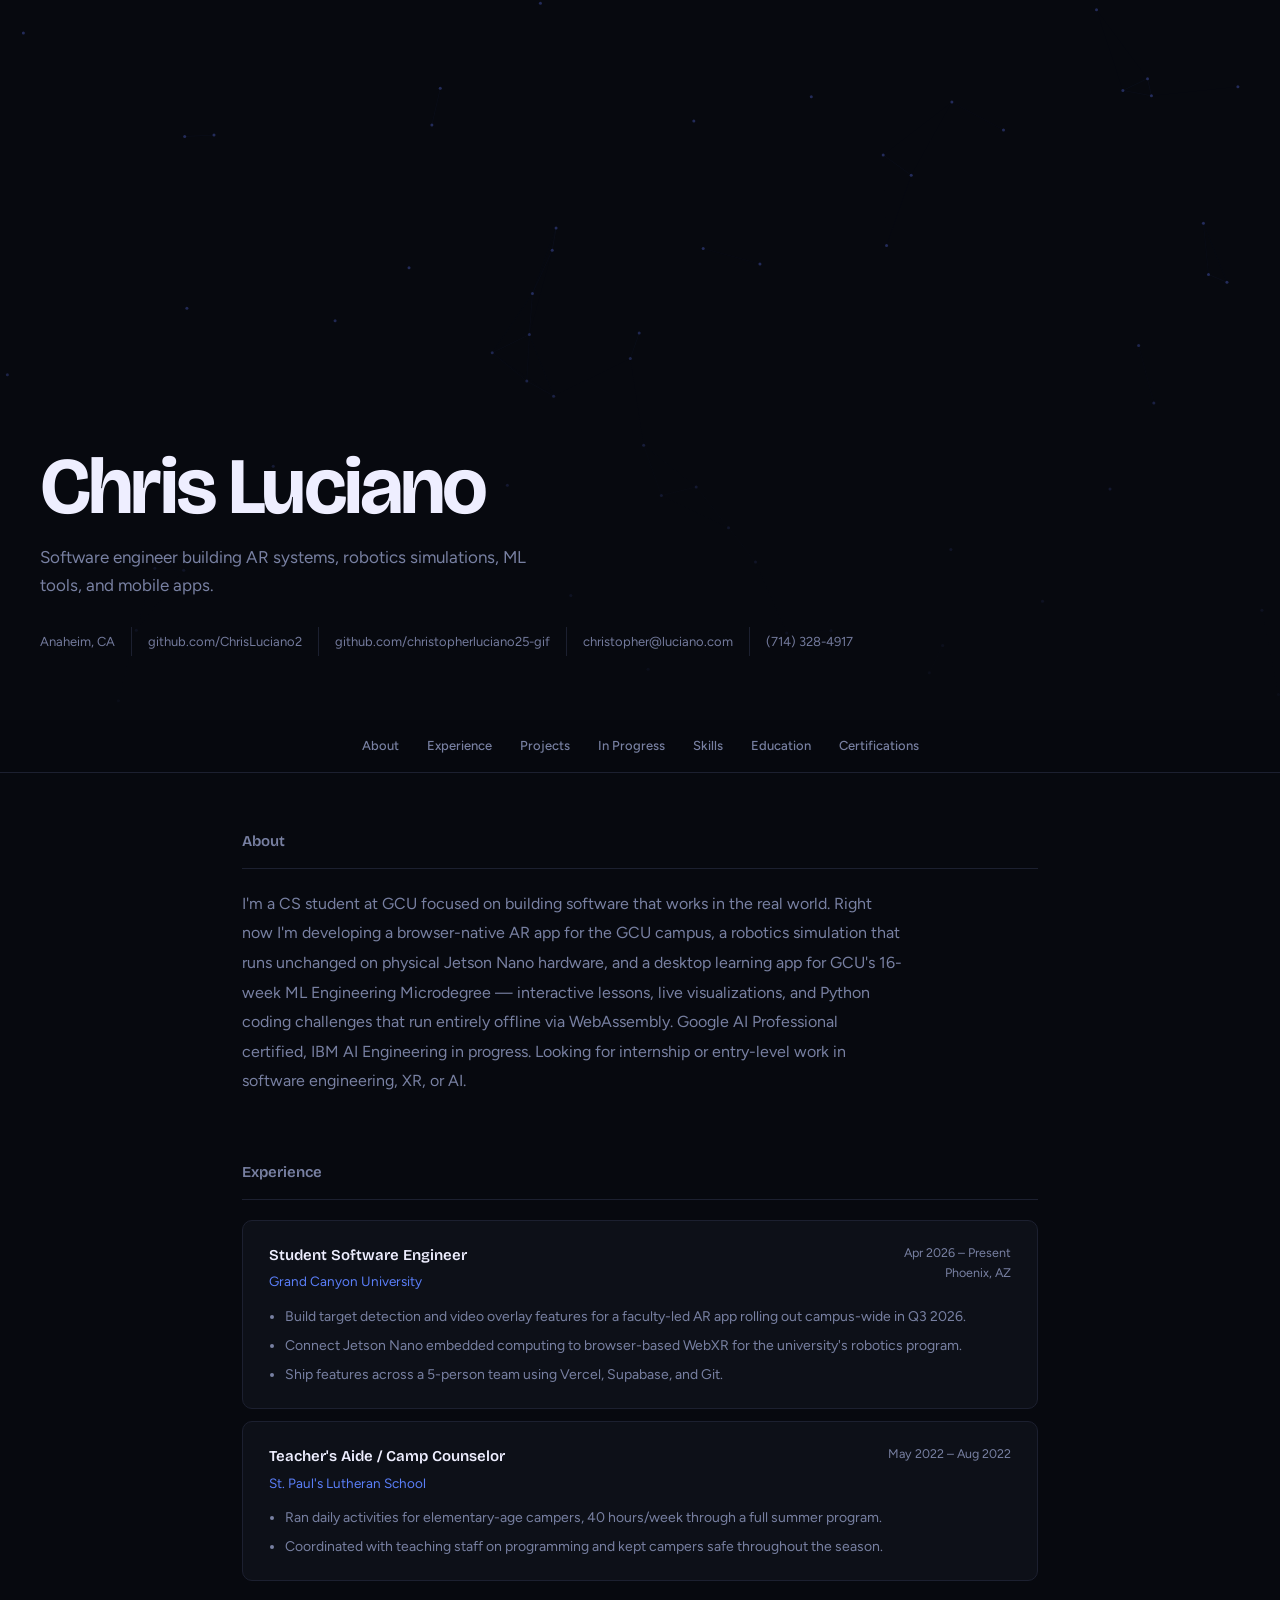
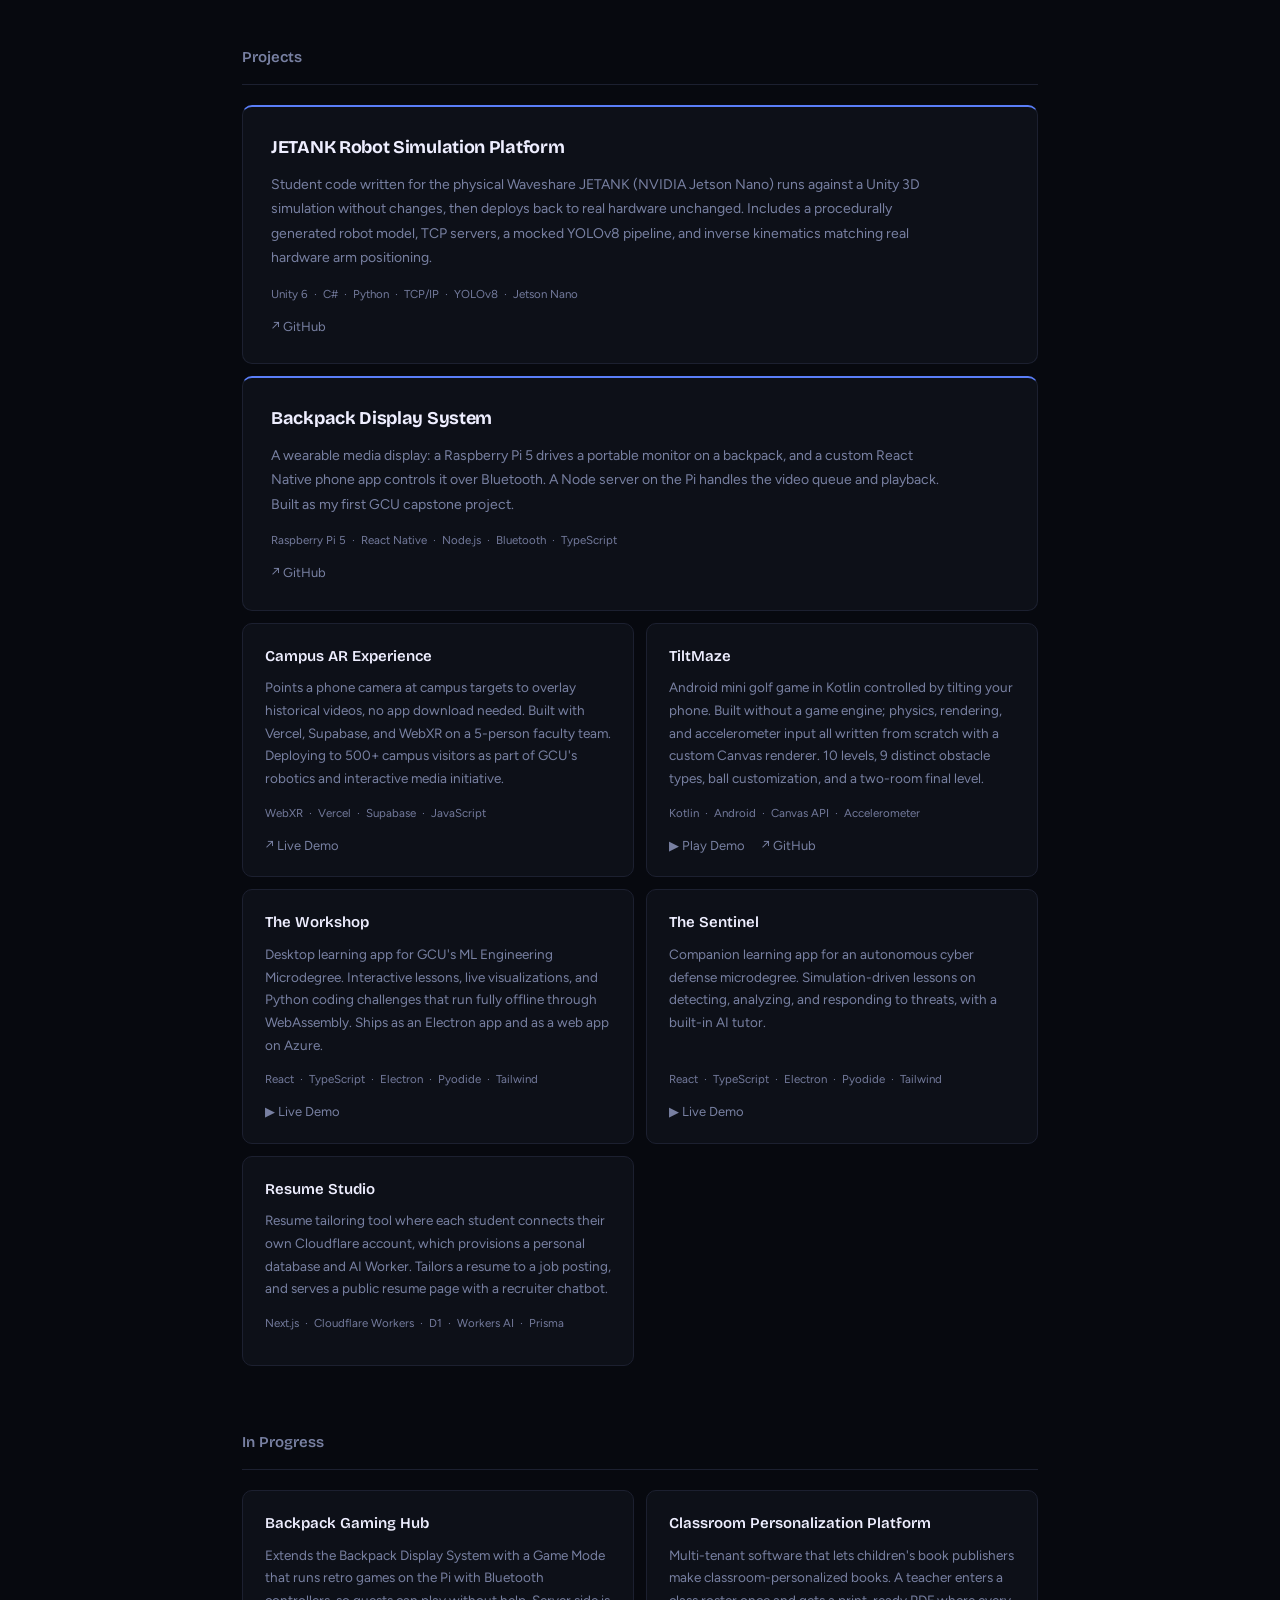
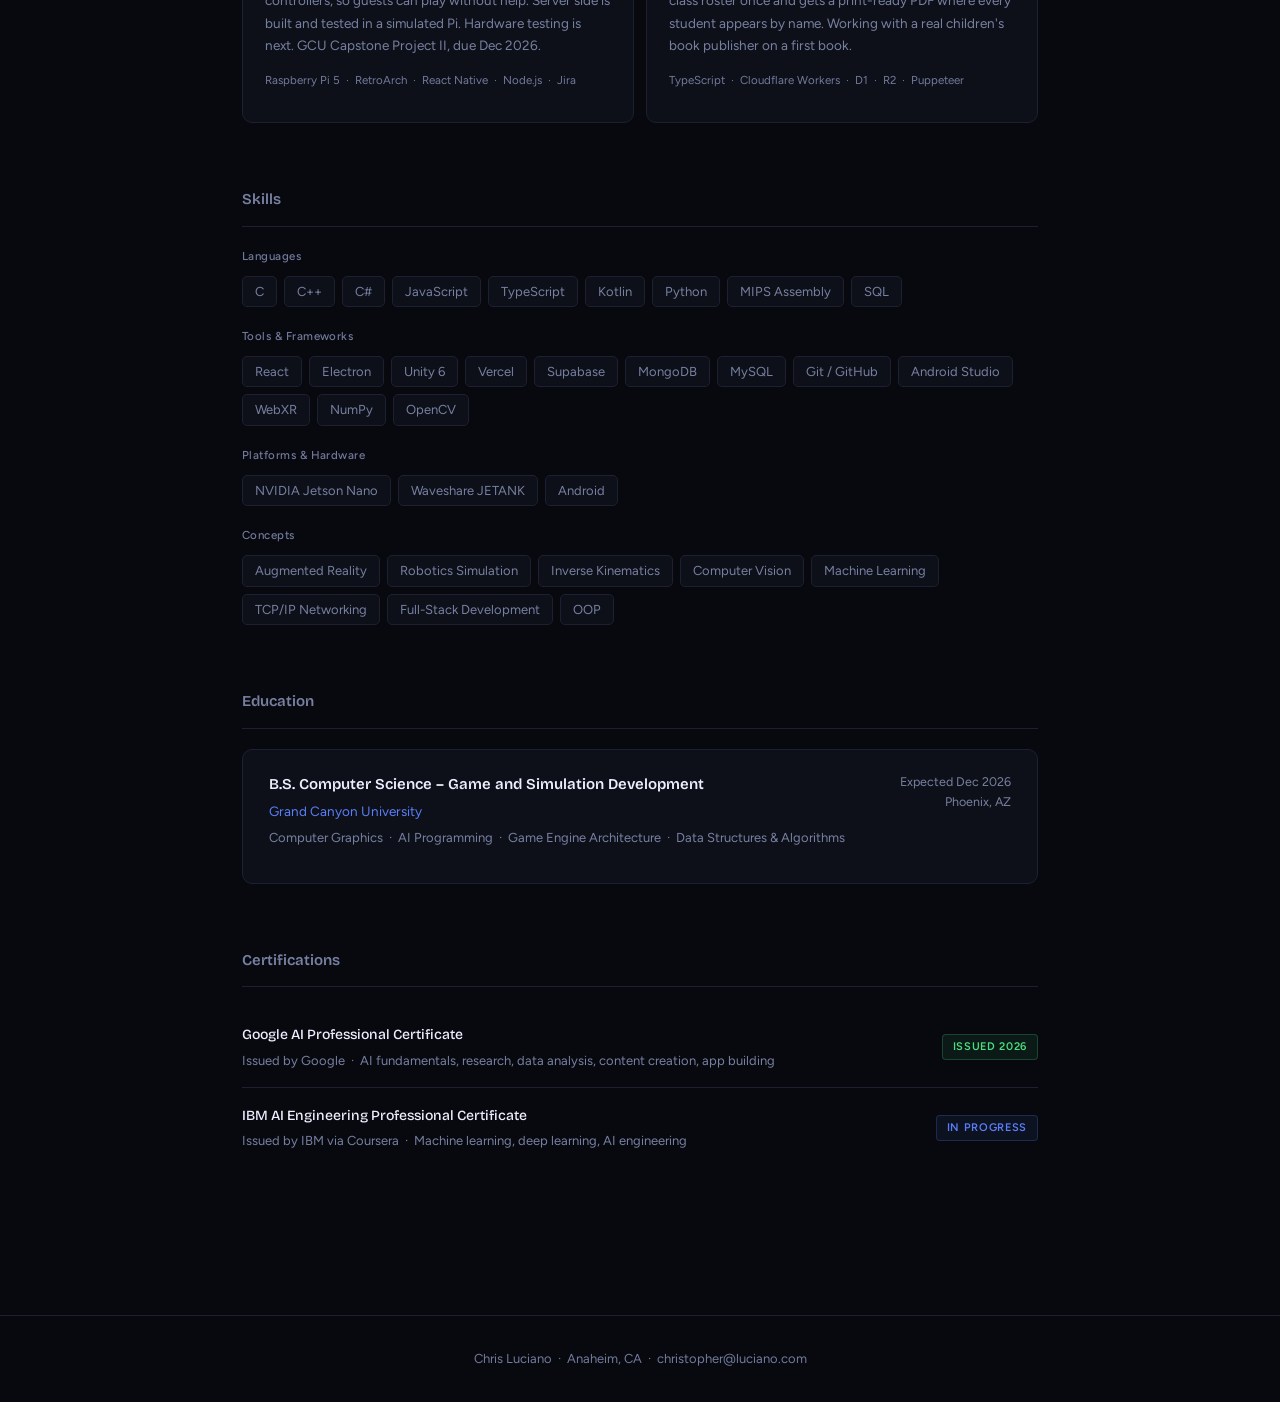
<file: index.html>
<!DOCTYPE html>
<html lang="en">
<head>
  <meta charset="UTF-8" />
  <meta name="viewport" content="width=device-width, initial-scale=1.0" />
  <title>Chris Luciano</title>
  <meta name="description" content="Chris Luciano — software engineer and CS student building AR systems, robotics simulations, and mobile apps." />
  <meta property="og:title" content="Chris Luciano" />
  <meta property="og:description" content="Software engineer and CS student building AR systems, robotics simulations, and mobile apps." />
  <meta property="og:url" content="https://ChrisLuciano2.github.io" />
  <meta property="og:type" content="website" />
  <meta property="og:image" content="https://ChrisLuciano2.github.io/og-image.png" />
  <link rel="preconnect" href="https://fonts.googleapis.com">
  <link rel="preconnect" href="https://fonts.gstatic.com" crossorigin>
  <link href="https://fonts.googleapis.com/css2?family=Bricolage+Grotesque:opsz,wght@12..96,400;12..96,600;12..96,700&family=Figtree:wght@400;500&display=swap" rel="stylesheet">
  <style>
    :root {
      --bg:       #07090f;
      --surface:  #0d1018;
      --surface2: #131720;
      --border:   #1c2030;
      --border-hi:#2a3048;
      --blue:     #5a7ef8;
      --green:    #4ade80;
      --text:     #eeeeff;
      --muted:    #737a9c;
      --muted2:   #7880a2;
      --fh: 'Bricolage Grotesque', system-ui, sans-serif;
      --fb: 'Figtree', system-ui, sans-serif;
    }

    *, *::before, *::after { box-sizing: border-box; margin: 0; padding: 0; }
    html { scroll-behavior: smooth; }

    body {
      background: var(--bg);
      color: var(--text);
      font-family: var(--fb);
      font-size: 15px;
      line-height: 1.65;
      min-height: 100vh;
    }

    .skip-link {
      position: absolute;
      top: -100px;
      left: 16px;
      z-index: 200;
      padding: 8px 16px;
      background: var(--surface);
      color: var(--text);
      border: 1px solid var(--border-hi);
      border-radius: 6px;
      font-size: 14px;
      font-weight: 500;
      transition: top 0.15s;
    }
    .skip-link:focus { top: 16px; }

    a { color: var(--blue); text-decoration: none; }
    a:hover { text-decoration: underline; }

    a:focus-visible,
    button:focus-visible {
      outline: 2px solid var(--blue);
      outline-offset: 3px;
      border-radius: 3px;
      text-decoration: none;
    }

    /* ── HERO ──────────────────────────────────── */
    .hero {
      position: relative;
      min-height: 80vh;
      display: flex;
      flex-direction: column;
      justify-content: flex-end;
      padding: 0 40px 64px;
      overflow: hidden;
    }

    #particle-canvas {
      position: absolute;
      inset: 0;
      width: 100%;
      height: 100%;
      z-index: 0;
      cursor: crosshair;
    }

    .hero-gradient {
      position: absolute;
      inset: 0;
      background: linear-gradient(
        to bottom,
        transparent 40%,
        rgba(7,9,15,0.6) 70%,
        rgba(7,9,15,0.92) 100%
      );
      z-index: 1;
      pointer-events: none;
    }

    .hero-content {
      position: relative;
      z-index: 2;
      max-width: 840px;
    }

    .hero-name {
      font-family: var(--fh);
      font-size: clamp(48px, 9vw, 80px);
      font-weight: 700;
      letter-spacing: -0.035em;
      line-height: 1;
      color: var(--text);
      margin-bottom: 16px;
      opacity: 0;
      transform: translateY(12px);
      transition: opacity 0.7s ease 0.4s, transform 0.7s ease 0.4s;
      text-wrap: balance;
    }

    .hero-tagline {
      font-family: var(--fb);
      font-size: 17px;
      color: var(--muted2);
      margin-bottom: 28px;
      max-width: 500px;
      opacity: 0;
      transform: translateY(8px);
      transition: opacity 0.6s ease 0.7s, transform 0.6s ease 0.7s;
    }

    .hero-contacts {
      display: flex;
      flex-wrap: wrap;
      align-items: center;
      gap: 0;
      opacity: 0;
      transition: opacity 0.5s ease 1s;
    }

    .hero-contacts > * {
      color: var(--muted);
      font-size: 13px;
      padding: 8px 16px;
      border-right: 1px solid var(--border);
      line-height: 1;
      display: inline-flex;
      align-items: center;
      transition: color 0.15s;
    }

    .hero-contacts > *:first-child { padding-left: 0; }
    .hero-contacts > *:last-child  { border-right: none; }
    .hero-contacts a:hover { color: var(--text); text-decoration: none; }

    .hero-loaded .hero-name,
    .hero-loaded .hero-tagline { opacity: 1; transform: none; }
    .hero-loaded .hero-contacts { opacity: 1; }

    @media (prefers-reduced-motion: reduce) {
      .hero-name, .hero-tagline, .hero-contacts {
        opacity: 1 !important;
        transform: none !important;
        transition: none !important;
      }
    }

    /* ── NAV ───────────────────────────────────── */
    nav {
      position: sticky;
      top: 0;
      z-index: 100;
      background: rgba(7,9,15,0.9);
      backdrop-filter: blur(16px);
      -webkit-backdrop-filter: blur(16px);
      border-bottom: 1px solid var(--border);
      display: flex;
      justify-content: center;
      flex-wrap: wrap;
      gap: 2px;
      padding: 8px 24px;
    }

    nav a {
      color: var(--muted2);
      font-size: 13px;
      font-weight: 500;
      padding: 6px 13px;
      min-height: 36px;
      display: inline-flex;
      align-items: center;
      border-radius: 5px;
      transition: color 0.15s, background 0.15s;
    }

    nav a:hover {
      color: var(--text);
      background: rgba(255,255,255,0.05);
      text-decoration: none;
    }

    /* ── MAIN ──────────────────────────────────── */
    main {
      max-width: 860px;
      margin: 0 auto;
      padding: 56px 32px 100px;
    }

    section { margin-bottom: 64px; }

    section h2 {
      font-family: var(--fh);
      font-size: 15px;
      font-weight: 600;
      color: var(--muted2);
      letter-spacing: 0;
      margin-bottom: 20px;
      padding-bottom: 14px;
      border-bottom: 1px solid var(--border);
    }

    /* ── ABOUT ─────────────────────────────────── */
    .about-text {
      color: var(--muted2);
      font-size: 16px;
      line-height: 1.85;
      max-width: 660px;
    }

    /* ── CARDS ─────────────────────────────────── */
    .card {
      background: var(--surface);
      border: 1px solid var(--border);
      border-radius: 10px;
      padding: 22px 26px;
      margin-bottom: 12px;
      transition: border-color 0.2s, transform 0.2s;
    }

    .card:hover {
      border-color: var(--border-hi);
      transform: translateY(-1px);
    }

    .card-row {
      display: flex;
      justify-content: space-between;
      align-items: flex-start;
      flex-wrap: wrap;
      gap: 6px;
      margin-bottom: 12px;
    }

    .card-title  { font-family: var(--fh); font-weight: 600; font-size: 15px; }
    .card-org    { color: var(--blue); font-size: 13.5px; margin-top: 3px; }
    .card-meta   { text-align: right; }
    .card-date, .card-location { color: var(--muted2); font-size: 12.5px; white-space: nowrap; }

    .card ul {
      padding-left: 16px;
      display: flex;
      flex-direction: column;
      gap: 6px;
    }

    .card li { color: var(--muted2); font-size: 14px; line-height: 1.65; }

    /* ── PROJECTS ──────────────────────────────── */
    .big-card {
      background: var(--surface);
      border: 1px solid var(--border);
      border-top: 2px solid var(--blue);
      border-radius: 10px;
      padding: 26px 28px;
      margin-bottom: 12px;
      transition: border-color 0.2s, transform 0.2s;
    }

    .big-card:hover {
      border-color: var(--border-hi);
      border-top-color: var(--blue);
      transform: translateY(-1px);
    }

    .big-card h3 {
      font-family: var(--fh);
      font-size: 18px;
      font-weight: 700;
      letter-spacing: -0.3px;
      margin-bottom: 10px;
    }

    .big-card > p {
      color: var(--muted2);
      font-size: 14px;
      line-height: 1.75;
      margin-bottom: 14px;
      max-width: 680px;
    }

    .projects-grid {
      display: grid;
      grid-template-columns: repeat(auto-fill, minmax(300px, 1fr));
      gap: 12px;
    }

    .project-card {
      background: var(--surface);
      border: 1px solid var(--border);
      border-radius: 10px;
      padding: 20px 22px;
      display: flex;
      flex-direction: column;
      transition: border-color 0.2s, transform 0.2s;
    }

    .project-card:hover {
      border-color: var(--border-hi);
      transform: translateY(-2px);
    }

    .project-card h3 {
      font-family: var(--fh);
      font-size: 15px;
      font-weight: 600;
      margin-bottom: 8px;
    }

    .project-card p {
      color: var(--muted2);
      font-size: 13.5px;
      line-height: 1.68;
      flex: 1;
      margin-bottom: 14px;
    }

    .proj-meta {
      font-size: 11.5px;
      color: var(--muted);
      margin-bottom: 12px;
    }

    .proj-links { display: flex; gap: 16px; font-size: 13px; margin-top: auto; }
    .proj-links a { color: var(--muted2); transition: color 0.15s; }
    .proj-links a:hover { color: var(--text); text-decoration: none; }

    /* ── SKILLS ────────────────────────────────── */
    .skill-group { margin-bottom: 20px; }

    .skill-label {
      font-size: 11.5px;
      font-weight: 500;
      letter-spacing: 0.04em;
      color: var(--muted);
      margin-bottom: 10px;
    }

    .tags { display: flex; flex-wrap: wrap; gap: 7px; }

    .tag {
      background: var(--surface);
      border: 1px solid var(--border);
      border-radius: 5px;
      padding: 4px 12px;
      font-size: 13px;
      color: var(--muted2);
      transition: border-color 0.15s, color 0.15s;
    }

    .tag:hover { border-color: var(--border-hi); color: var(--text); }

    /* ── CERTS ─────────────────────────────────── */
    .cert-row {
      display: flex;
      justify-content: space-between;
      align-items: center;
      flex-wrap: wrap;
      gap: 8px;
      padding: 16px 0;
      border-bottom: 1px solid var(--border);
    }

    .cert-row:first-child { padding-top: 0; }
    .cert-row:last-child  { border-bottom: none; padding-bottom: 0; }

    .cert-name   { font-family: var(--fh); font-weight: 500; font-size: 14px; }
    .cert-issuer { font-size: 13px; color: var(--muted2); margin-top: 3px; }

    .cert-badge {
      font-size: 11px;
      font-weight: 600;
      letter-spacing: 0.06em;
      text-transform: uppercase;
      padding: 3px 10px;
      border-radius: 4px;
      white-space: nowrap;
    }

    .cert-badge.issued   { color: var(--green); background: rgba(74,222,128,0.08); border: 1px solid rgba(74,222,128,0.22); }
    .cert-badge.progress { color: var(--blue); background: rgba(90,126,248,0.08); border: 1px solid rgba(90,126,248,0.22); }

    /* ── FOOTER ────────────────────────────────── */
    footer {
      text-align: center;
      padding: 32px 24px;
      border-top: 1px solid var(--border);
      color: var(--muted);
      font-size: 13px;
    }

    footer a { color: var(--muted); }
    footer a:hover { color: var(--text); text-decoration: none; }

    /* ── RESPONSIVE ────────────────────────────── */
    @media (max-width: 640px) {
      .hero { padding: 0 24px 48px; min-height: 70vh; }
      .hero-name { letter-spacing: -0.025em; }
      main { padding: 40px 20px 80px; }
      .projects-grid { grid-template-columns: 1fr; }
      .card-row  { flex-direction: column; }
      .card-meta { text-align: left; }
      .hero-contacts > * { padding: 8px 10px; }
    }

    @media (pointer: coarse) {
      nav a { min-height: 44px; padding: 10px 13px; }
      .hero-contacts > * { min-height: 44px; padding: 10px 14px; }
    }
  </style>
</head>
<body>

<a class="skip-link" href="#about">Skip to content</a>

<!-- ── Hero ─────────────────────────────────────── -->
<div class="hero" id="hero">
  <canvas id="particle-canvas" aria-hidden="true"></canvas>
  <div class="hero-gradient"></div>
  <div class="hero-content">
    <h1 class="hero-name">Chris Luciano</h1>
    <p class="hero-tagline">Software engineer building AR systems, robotics simulations, ML tools, and mobile apps.</p>
    <div class="hero-contacts">
      <span>Anaheim, CA</span>
      <a href="https://github.com/ChrisLuciano2" target="_blank">github.com/ChrisLuciano2</a>
      <a href="https://github.com/christopherluciano25-gif" target="_blank">github.com/christopherluciano25-gif</a>
      <a href="mailto:christopher@luciano.com">christopher@luciano.com</a>
      <a href="tel:7143284917">(714) 328-4917</a>
    </div>
  </div>
</div>

<!-- ── Nav ──────────────────────────────────────── -->
<nav>
  <a href="#about">About</a>
  <a href="#experience">Experience</a>
  <a href="#projects">Projects</a>
  <a href="#in-progress">In Progress</a>
  <a href="#skills">Skills</a>
  <a href="#education">Education</a>
  <a href="#certifications">Certifications</a>
</nav>

<main>

  <!-- About -->
  <section id="about">
    <h2>About</h2>
    <p class="about-text">
      I'm a CS student at GCU focused on building software that works in the real world. Right now I'm
      developing a browser-native AR app for the GCU campus, a robotics simulation that runs unchanged on
      physical Jetson Nano hardware, and a desktop learning app for GCU's 16-week ML Engineering
      Microdegree — interactive lessons, live visualizations, and Python coding challenges that run
      entirely offline via WebAssembly. Google AI Professional certified, IBM AI Engineering in progress.
      Looking for internship or entry-level work in software engineering, XR, or AI.
    </p>
  </section>

  <!-- Experience -->
  <section id="experience">
    <h2>Experience</h2>

    <div class="card">
      <div class="card-row">
        <div>
          <div class="card-title">Student Software Engineer</div>
          <div class="card-org">Grand Canyon University</div>
        </div>
        <div class="card-meta">
          <div class="card-date">Apr 2026 – Present</div>
          <div class="card-location">Phoenix, AZ</div>
        </div>
      </div>
      <ul>
        <li>Build target detection and video overlay features for a faculty-led AR app rolling out campus-wide in Q3 2026.</li>
        <li>Connect Jetson Nano embedded computing to browser-based WebXR for the university's robotics program.</li>
        <li>Ship features across a 5-person team using Vercel, Supabase, and Git.</li>
      </ul>
    </div>

    <div class="card">
      <div class="card-row">
        <div>
          <div class="card-title">Teacher's Aide / Camp Counselor</div>
          <div class="card-org">St. Paul's Lutheran School</div>
        </div>
        <div class="card-meta">
          <div class="card-date">May 2022 – Aug 2022</div>
        </div>
      </div>
      <ul>
        <li>Ran daily activities for elementary-age campers, 40 hours/week through a full summer program.</li>
        <li>Coordinated with teaching staff on programming and kept campers safe throughout the season.</li>
      </ul>
    </div>
  </section>

  <!-- Projects -->
  <section id="projects">
    <h2>Projects</h2>

    <div class="big-card">
      <h3>JETANK Robot Simulation Platform</h3>
      <p>
        Student code written for the physical Waveshare JETANK (NVIDIA Jetson Nano) runs against a Unity 3D
        simulation without changes, then deploys back to real hardware unchanged. Includes a procedurally
        generated robot model, TCP servers, a mocked YOLOv8 pipeline, and inverse kinematics matching real
        hardware arm positioning.
      </p>
      <div class="proj-meta">Unity 6 &nbsp;·&nbsp; C# &nbsp;·&nbsp; Python &nbsp;·&nbsp; TCP/IP &nbsp;·&nbsp; YOLOv8 &nbsp;·&nbsp; Jetson Nano</div>
      <div class="proj-links">
        <a href="https://github.com/ChrisLuciano2/Jetank-Simulation" target="_blank">↗ GitHub</a>
      </div>
    </div>

    <div class="big-card">
      <h3>Backpack Display System</h3>
      <p>
        A wearable media display: a Raspberry Pi 5 drives a portable monitor on a backpack, and a custom
        React Native phone app controls it over Bluetooth. A Node server on the Pi handles the video queue and
        playback. Built as my first GCU capstone project.
      </p>
      <div class="proj-meta">Raspberry Pi 5 &nbsp;·&nbsp; React Native &nbsp;·&nbsp; Node.js &nbsp;·&nbsp; Bluetooth &nbsp;·&nbsp; TypeScript</div>
      <div class="proj-links">
        <a href="https://github.com/ChrisLuciano2/backpack-display-system" target="_blank">↗ GitHub</a>
      </div>
    </div>

    <div class="projects-grid">
      <div class="project-card">
        <h3>Campus AR Experience</h3>
        <p>
          Points a phone camera at campus targets to overlay historical videos, no app download needed. Built
          with Vercel, Supabase, and WebXR on a 5-person faculty team. Deploying to 500+ campus visitors as
          part of GCU's robotics and interactive media initiative.
        </p>
        <div class="proj-meta">WebXR &nbsp;·&nbsp; Vercel &nbsp;·&nbsp; Supabase &nbsp;·&nbsp; JavaScript</div>
        <div class="proj-links">
          <a href="https://ar-summer-project.vercel.app" target="_blank">↗ Live Demo</a>
        </div>
      </div>

      <div class="project-card">
        <h3>TiltMaze</h3>
        <p>
          Android mini golf game in Kotlin controlled by tilting your phone. Built without a game engine;
          physics, rendering, and accelerometer input all written from scratch with a custom Canvas renderer.
          10 levels, 9 distinct obstacle types, ball customization, and a two-room final level.
        </p>
        <div class="proj-meta">Kotlin &nbsp;·&nbsp; Android &nbsp;·&nbsp; Canvas API &nbsp;·&nbsp; Accelerometer</div>
        <div class="proj-links">
          <a href="tiltmaze.html">▶ Play Demo</a>
          <a href="https://github.com/ChrisLuciano2/TiltMaze" target="_blank">↗ GitHub</a>
        </div>
      </div>

      <div class="project-card">
        <h3>The Workshop</h3>
        <p>
          Desktop learning app for GCU's ML Engineering Microdegree. Interactive lessons, live visualizations,
          and Python coding challenges that run fully offline through WebAssembly. Ships as an Electron app
          and as a web app on Azure.
        </p>
        <div class="proj-meta">React &nbsp;·&nbsp; TypeScript &nbsp;·&nbsp; Electron &nbsp;·&nbsp; Pyodide &nbsp;·&nbsp; Tailwind</div>
        <div class="proj-links">
          <a href="demos/workshop/" target="_blank">▶ Live Demo</a>
        </div>
      </div>

      <div class="project-card">
        <h3>The Sentinel</h3>
        <p>
          Companion learning app for an autonomous cyber defense microdegree. Simulation-driven lessons on
          detecting, analyzing, and responding to threats, with a built-in AI tutor.
        </p>
        <div class="proj-meta">React &nbsp;·&nbsp; TypeScript &nbsp;·&nbsp; Electron &nbsp;·&nbsp; Pyodide &nbsp;·&nbsp; Tailwind</div>
        <div class="proj-links">
          <a href="demos/sentinel/" target="_blank">▶ Live Demo</a>
        </div>
      </div>

      <div class="project-card">
        <h3>Resume Studio</h3>
        <p>
          Resume tailoring tool where each student connects their own Cloudflare account, which provisions a
          personal database and AI Worker. Tailors a resume to a job posting, and serves a public resume page
          with a recruiter chatbot.
        </p>
        <div class="proj-meta">Next.js &nbsp;·&nbsp; Cloudflare Workers &nbsp;·&nbsp; D1 &nbsp;·&nbsp; Workers AI &nbsp;·&nbsp; Prisma</div>
      </div>
    </div>
  </section>

  <!-- In Progress -->
  <section id="in-progress">
    <h2>In Progress</h2>

    <div class="projects-grid">
      <div class="project-card">
        <h3>Backpack Gaming Hub</h3>
        <p>
          Extends the Backpack Display System with a Game Mode that runs retro games on the Pi with Bluetooth
          controllers, so guests can play without help. Server side is built and tested in a simulated Pi.
          Hardware testing is next. GCU Capstone Project II, due Dec 2026.
        </p>
        <div class="proj-meta">Raspberry Pi 5 &nbsp;·&nbsp; RetroArch &nbsp;·&nbsp; React Native &nbsp;·&nbsp; Node.js &nbsp;·&nbsp; Jira</div>
      </div>

      <div class="project-card">
        <h3>Classroom Personalization Platform</h3>
        <p>
          Multi-tenant software that lets children's book publishers make classroom-personalized books. A
          teacher enters a class roster once and gets a print-ready PDF where every student appears by name.
          Working with a real children's book publisher on a first book.
        </p>
        <div class="proj-meta">TypeScript &nbsp;·&nbsp; Cloudflare Workers &nbsp;·&nbsp; D1 &nbsp;·&nbsp; R2 &nbsp;·&nbsp; Puppeteer</div>
      </div>
    </div>
  </section>

  <!-- Skills -->
  <section id="skills">
    <h2>Skills</h2>

    <div class="skill-group">
      <div class="skill-label">Languages</div>
      <div class="tags">
        <span class="tag">C</span>
        <span class="tag">C++</span>
        <span class="tag">C#</span>
        <span class="tag">JavaScript</span>
        <span class="tag">TypeScript</span>
        <span class="tag">Kotlin</span>
        <span class="tag">Python</span>
        <span class="tag">MIPS Assembly</span>
        <span class="tag">SQL</span>
      </div>
    </div>

    <div class="skill-group">
      <div class="skill-label">Tools &amp; Frameworks</div>
      <div class="tags">
        <span class="tag">React</span>
        <span class="tag">Electron</span>
        <span class="tag">Unity 6</span>
        <span class="tag">Vercel</span>
        <span class="tag">Supabase</span>
        <span class="tag">MongoDB</span>
        <span class="tag">MySQL</span>
        <span class="tag">Git / GitHub</span>
        <span class="tag">Android Studio</span>
        <span class="tag">WebXR</span>
        <span class="tag">NumPy</span>
        <span class="tag">OpenCV</span>
      </div>
    </div>

    <div class="skill-group">
      <div class="skill-label">Platforms &amp; Hardware</div>
      <div class="tags">
        <span class="tag">NVIDIA Jetson Nano</span>
        <span class="tag">Waveshare JETANK</span>
        <span class="tag">Android</span>
      </div>
    </div>

    <div class="skill-group">
      <div class="skill-label">Concepts</div>
      <div class="tags">
        <span class="tag">Augmented Reality</span>
        <span class="tag">Robotics Simulation</span>
        <span class="tag">Inverse Kinematics</span>
        <span class="tag">Computer Vision</span>
        <span class="tag">Machine Learning</span>
        <span class="tag">TCP/IP Networking</span>
        <span class="tag">Full-Stack Development</span>
        <span class="tag">OOP</span>
      </div>
    </div>
  </section>

  <!-- Education -->
  <section id="education">
    <h2>Education</h2>

    <div class="card">
      <div class="card-row">
        <div>
          <div class="card-title">B.S. Computer Science – Game and Simulation Development</div>
          <div class="card-org">Grand Canyon University</div>
          <div style="color:var(--muted2);font-size:13px;margin-top:6px;line-height:1.6">
            Computer Graphics &nbsp;·&nbsp; AI Programming &nbsp;·&nbsp; Game Engine Architecture &nbsp;·&nbsp; Data Structures &amp; Algorithms
          </div>
        </div>
        <div class="card-meta">
          <div class="card-date">Expected Dec 2026</div>
          <div class="card-location">Phoenix, AZ</div>
        </div>
      </div>
    </div>
  </section>

  <!-- Certifications -->
  <section id="certifications">
    <h2>Certifications</h2>

    <div class="cert-row">
      <div>
        <div class="cert-name">Google AI Professional Certificate</div>
        <div class="cert-issuer">Issued by Google &nbsp;·&nbsp; AI fundamentals, research, data analysis, content creation, app building</div>
      </div>
      <span class="cert-badge issued">Issued 2026</span>
    </div>

    <div class="cert-row">
      <div>
        <div class="cert-name">IBM AI Engineering Professional Certificate</div>
        <div class="cert-issuer">Issued by IBM via Coursera &nbsp;·&nbsp; Machine learning, deep learning, AI engineering</div>
      </div>
      <span class="cert-badge progress">In Progress</span>
    </div>
  </section>

</main>

<footer>
  <p>Chris Luciano &nbsp;·&nbsp; Anaheim, CA &nbsp;·&nbsp; <a href="mailto:christopher@luciano.com">christopher@luciano.com</a></p>
</footer>

<script>
(function () {
  const canvas = document.getElementById('particle-canvas');
  const hero   = document.getElementById('hero');
  const prefersReduced = window.matchMedia('(prefers-reduced-motion: reduce)').matches;

  // Trigger text entrance
  setTimeout(() => hero.classList.add('hero-loaded'), 60);

  if (prefersReduced || !canvas) return;

  const ctx = canvas.getContext('2d');
  const isMobile = window.innerWidth < 640;
  const COUNT = isMobile ? 30 : 60;
  const CONNECT_DIST = isMobile ? 0 : 100;
  const ATTRACT_RADIUS = 130;
  const RIPPLE_SPEED = 4;

  let W, H, particles, mouse = { x: -999, y: -999 }, ripples = [];
  let canvasAlpha = 0;       // load fade-in
  let scrollAlpha = 1;       // scroll dissolve
  let rafRunning = false;

  function resize() {
    W = canvas.offsetWidth;
    H = canvas.offsetHeight;
    canvas.width  = W;
    canvas.height = H;
  }

  function makeParticles() {
    return Array.from({ length: COUNT }, () => {
      const bvx = (Math.random() - 0.5) * 0.45;
      const bvy = (Math.random() - 0.5) * 0.45;
      return { x: Math.random() * W, y: Math.random() * H, vx: bvx, vy: bvy, bvx, bvy };
    });
  }

  resize();
  particles = makeParticles();

  // ── Events ──────────────────────────────────────
  window.addEventListener('resize', () => {
    resize();
    particles = makeParticles();
  }, { passive: true });

  window.addEventListener('mousemove', e => {
    const r = canvas.getBoundingClientRect();
    mouse = { x: e.clientX - r.left, y: e.clientY - r.top };
  }, { passive: true });

  canvas.addEventListener('click', e => {
    const r = canvas.getBoundingClientRect();
    ripples.push({ x: e.clientX - r.left, y: e.clientY - r.top, radius: 0, maxR: 220 });
  });

  window.addEventListener('scroll', () => {
    const heroH = hero.offsetHeight;
    const prev = scrollAlpha;
    scrollAlpha = Math.max(0, 1 - window.scrollY / (heroH * 0.65));
    if (!rafRunning && scrollAlpha > 0) {
      rafRunning = true;
      requestAnimationFrame(draw);
    }
  }, { passive: true });

  // ── Draw loop ────────────────────────────────────
  function draw() {
    // Load fade-in
    canvasAlpha = Math.min(1, canvasAlpha + 0.012);
    const alpha = canvasAlpha * scrollAlpha;

    ctx.clearRect(0, 0, W, H);

    // Advance + draw ripples
    ripples = ripples.filter(r => r.radius < r.maxR);
    ripples.forEach(r => {
      r.radius += RIPPLE_SPEED;
      const a = (1 - r.radius / r.maxR) * 0.35 * alpha;
      ctx.beginPath();
      ctx.arc(r.x, r.y, r.radius, 0, Math.PI * 2);
      ctx.strokeStyle = `rgba(100,130,255,${a})`;
      ctx.lineWidth = 1.2;
      ctx.stroke();
    });

    // Update particles
    particles.forEach(p => {
      // Cursor attraction
      const dx = mouse.x - p.x;
      const dy = mouse.y - p.y;
      const dist = Math.hypot(dx, dy);
      if (dist < ATTRACT_RADIUS && dist > 0) {
        const force = (1 - dist / ATTRACT_RADIUS) * 0.018;
        p.vx += (dx / dist) * force;
        p.vy += (dy / dist) * force;
      }

      // Ripple push
      ripples.forEach(r => {
        const rdx = p.x - r.x;
        const rdy = p.y - r.y;
        const rd  = Math.hypot(rdx, rdy);
        if (rd > 0 && Math.abs(rd - r.radius) < 22) {
          const push = (1 - Math.abs(rd - r.radius) / 22) * 0.9;
          p.vx += (rdx / rd) * push;
          p.vy += (rdy / rd) * push;
        }
      });

      // Spring back to base velocity
      p.vx += (p.bvx - p.vx) * 0.022;
      p.vy += (p.bvy - p.vy) * 0.022;

      // Clamp speed
      const spd = Math.hypot(p.vx, p.vy);
      if (spd > 2.5) { p.vx *= 2.5 / spd; p.vy *= 2.5 / spd; }

      p.x += p.vx;
      p.y += p.vy;

      // Wrap edges
      if (p.x < 0)  p.x = W;
      if (p.x > W)  p.x = 0;
      if (p.y < 0)  p.y = H;
      if (p.y > H)  p.y = 0;

      // Mouse proximity glow
      const md = Math.hypot(p.x - mouse.x, p.y - mouse.y);
      const prox = Math.max(0, 1 - md / ATTRACT_RADIUS);

      const r = Math.round(90  + prox * 80);
      const g = Math.round(110 + prox * 50);
      const b = Math.round(230 + prox * 25);
      const a = (0.35 + prox * 0.65) * alpha;
      const rad = 1.5 + prox * 2.2;

      ctx.beginPath();
      ctx.arc(p.x, p.y, rad, 0, Math.PI * 2);
      ctx.fillStyle = `rgba(${r},${g},${b},${a})`;
      ctx.fill();
    });

    // Connections (desktop only)
    if (!isMobile) {
      for (let i = 0; i < particles.length; i++) {
        for (let j = i + 1; j < particles.length; j++) {
          const a = particles[i], b = particles[j];
          const d = Math.hypot(a.x - b.x, a.y - b.y);
          if (d < CONNECT_DIST) {
            const midDist = Math.hypot(
              (a.x + b.x) / 2 - mouse.x,
              (a.y + b.y) / 2 - mouse.y
            );
            const prox = Math.max(0, 1 - midDist / ATTRACT_RADIUS);
            const lineA = (0.08 + prox * 0.32) * (1 - d / CONNECT_DIST) * alpha;
            ctx.beginPath();
            ctx.moveTo(a.x, a.y);
            ctx.lineTo(b.x, b.y);
            ctx.strokeStyle = `rgba(90,120,230,${lineA})`;
            ctx.lineWidth = 0.7 + prox * 0.8;
            ctx.stroke();
          }
        }
      }
    }

    if (canvasAlpha < 1 || scrollAlpha > 0) {
      requestAnimationFrame(draw);
    } else {
      rafRunning = false;
    }
  }

  rafRunning = true;
  draw();
})();
</script>

</body>
</html>
</file>
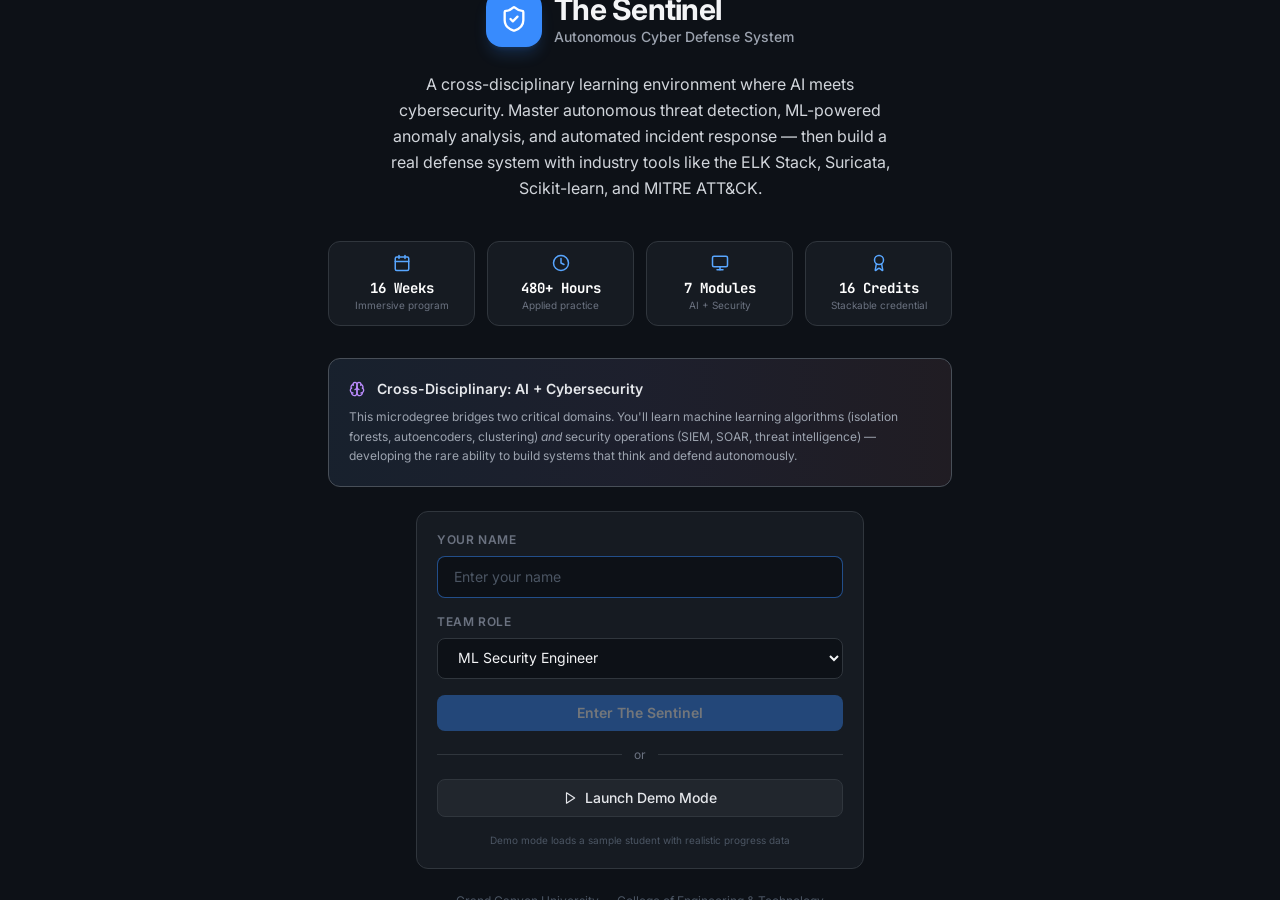
<file: demos/sentinel/index.html>
<!DOCTYPE html>
<html lang="en">
  <head>
    <meta charset="UTF-8" />
    <meta name="viewport" content="width=device-width, initial-scale=1.0" />
    <title>The Sentinel — Autonomous Cyber Defense Microdegree</title>
    <link rel="preconnect" href="https://fonts.googleapis.com" />
    <link rel="preconnect" href="https://fonts.gstatic.com" crossorigin />
    <link href="https://fonts.googleapis.com/css2?family=Inter:wght@300;400;500;600;700;800&family=JetBrains+Mono:wght@400;500;600&display=swap" rel="stylesheet" />
    <script type="module" crossorigin src="./assets/index-B9KTTueJ.js"></script>
    <link rel="stylesheet" crossorigin href="./assets/index-Dgy4WvMC.css">
  </head>
  <body class="bg-sentinel-bg text-gray-100 antialiased">
    <div id="root"></div>
  </body>
</html>
</file>
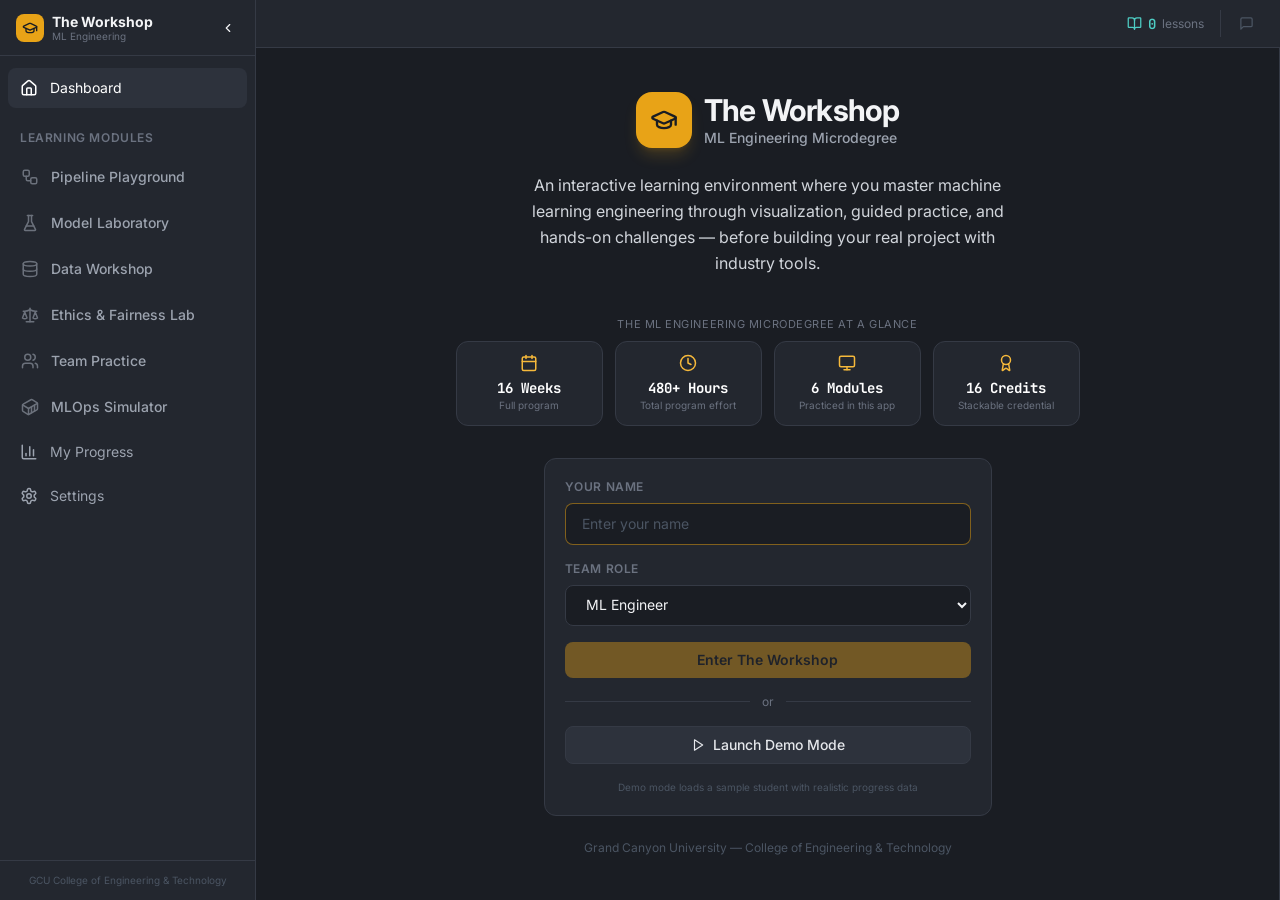
<file: demos/workshop/index.html>
<!DOCTYPE html>
<html lang="en">
  <head>
    <meta charset="UTF-8" />
    <meta name="viewport" content="width=device-width, initial-scale=1.0" />
    <title>The Workshop — ML Engineering Microdegree</title>
    <link rel="preconnect" href="https://fonts.googleapis.com" />
    <link rel="preconnect" href="https://fonts.gstatic.com" crossorigin />
    <link href="https://fonts.googleapis.com/css2?family=Inter:wght@300;400;500;600;700;800&family=JetBrains+Mono:wght@400;500;600&display=swap" rel="stylesheet" />
    <script type="module" crossorigin src="./assets/index-CfHnikAK.js"></script>
    <link rel="stylesheet" crossorigin href="./assets/index-CC6EFnJi.css">
  </head>
  <body class="bg-workshop-bg text-gray-100 antialiased">
    <div id="root"></div>
  </body>
</html>
</file>
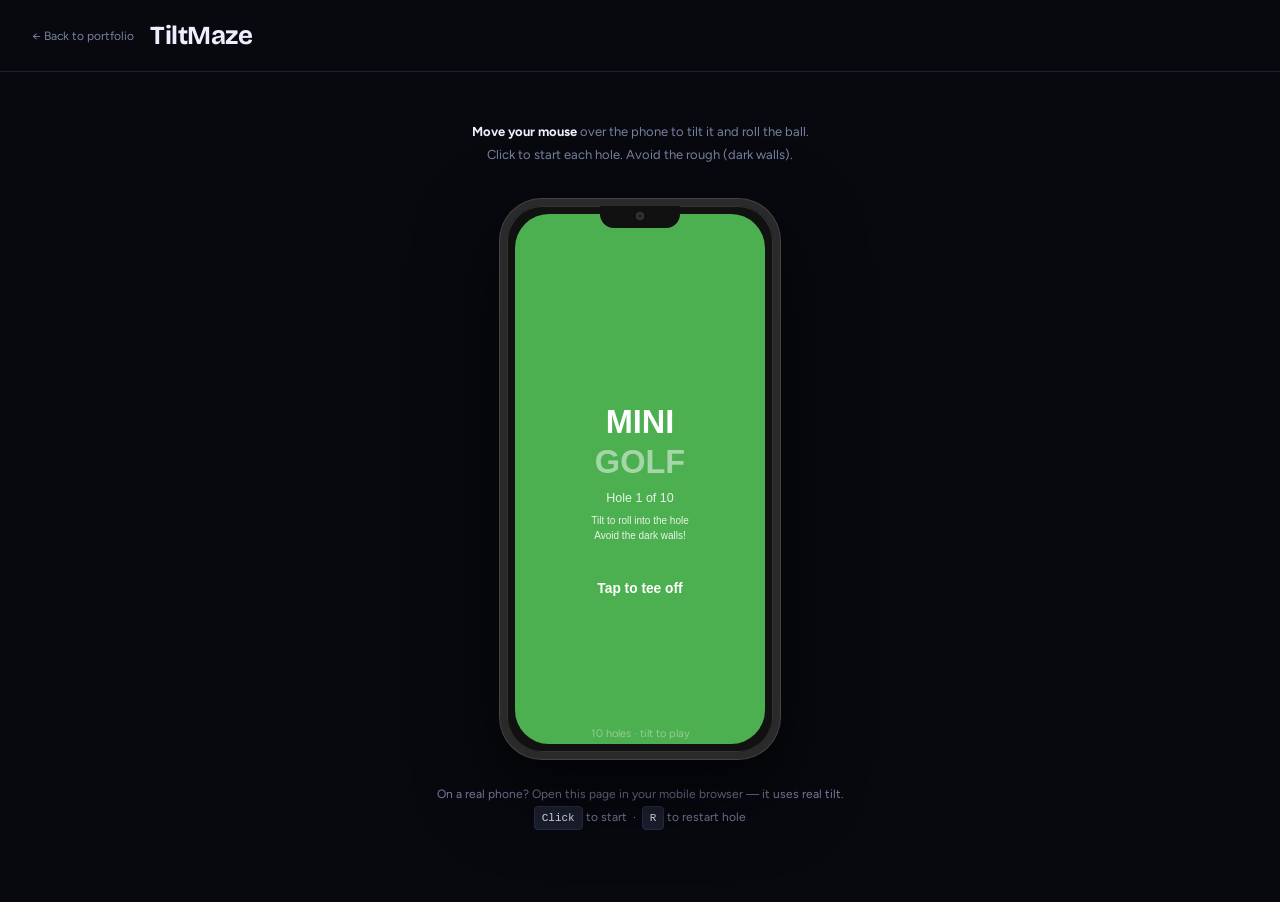
<file: tiltmaze.html>
<!DOCTYPE html>
<html lang="en">
<head>
  <meta charset="UTF-8"/>
  <meta name="viewport" content="width=device-width, initial-scale=1.0"/>
  <title>TiltMaze — Interactive Demo</title>
  <link rel="preconnect" href="https://fonts.googleapis.com">
  <link href="https://fonts.googleapis.com/css2?family=Bricolage+Grotesque:opsz,wght@12..96,600;12..96,700&family=Figtree:wght@400;500&display=swap" rel="stylesheet">
  <style>
    :root {
      --bg: #07090f; --text: #eeeeff; --muted: #7880a2; --blue: #5a7ef8;
      --border: #1c2030;
    }
    *, *::before, *::after { box-sizing: border-box; margin: 0; padding: 0; }
    html, body { min-height: 100%; background: var(--bg); color: var(--text); font-family: 'Figtree', system-ui, sans-serif; }

    .page-header {
      display: flex; align-items: center; gap: 16px;
      padding: 20px 32px; border-bottom: 1px solid var(--border);
    }
    .page-header a { color: var(--muted); font-size: 12px; text-decoration: none; transition: color .15s; }
    .page-header a:hover { color: var(--text); }
    .page-header h1 { font-family: 'Bricolage Grotesque', sans-serif; font-size: 26px; font-weight: 700; letter-spacing: -0.5px; }

    .scene {
      display: flex; flex-direction: column; align-items: center;
      padding: 48px 24px 72px;
      perspective: 900px;
    }

    .hint {
      font-size: 13px; color: var(--muted); margin-bottom: 32px; text-align: center; line-height: 1.8;
    }
    .hint strong { color: var(--text); }

    .phone-wrapper {
      perspective: 900px;
      cursor: crosshair;
      user-select: none;
    }

    .phone {
      width: 280px; height: 560px;
      background: #111;
      border-radius: 42px;
      border: 7px solid #2a2a2a;
      box-shadow:
        0 0 0 1px #444,
        0 30px 80px rgba(0,0,0,0.7),
        inset 0 0 0 1px #333;
      position: relative;
      transform-style: preserve-3d;
      transition: transform 0.08s ease;
      overflow: hidden;
    }

    /* Side buttons */
    .phone::before {
      content: '';
      position: absolute;
      right: -12px; top: 120px;
      width: 6px; height: 60px;
      background: #2a2a2a;
      border-radius: 0 4px 4px 0;
      box-shadow: 0 36px 0 #2a2a2a, 0 70px 0 #2a2a2a;
    }
    .phone::after {
      content: '';
      position: absolute;
      left: -12px; top: 140px;
      width: 6px; height: 44px;
      background: #2a2a2a;
      border-radius: 4px 0 0 4px;
    }

    .screen {
      position: absolute;
      inset: 8px;
      border-radius: 34px;
      overflow: hidden;
      background: #1a1a1a;
    }

    /* Camera notch */
    .notch {
      position: absolute;
      top: 0; left: 50%; transform: translateX(-50%);
      width: 80px; height: 22px;
      background: #111;
      border-radius: 0 0 14px 14px;
      z-index: 10;
    }
    .notch::after {
      content: '';
      position: absolute;
      left: 50%; top: 6px; transform: translateX(-50%);
      width: 8px; height: 8px;
      border-radius: 50%;
      background: #1e1e2a;
      box-shadow: inset 0 0 0 2px #333;
    }

    canvas#game { display: block; width: 100%; height: 100%; }

    .level-badge {
      position: absolute; bottom: 0; left: 0; right: 0;
      text-align: center; padding: 6px 0 12px;
      font-size: 11px; color: rgba(255,255,255,0.4);
      pointer-events: none; z-index: 5;
      font-family: 'Figtree', sans-serif;
    }

    .controls-note {
      margin-top: 24px; font-size: 12px; color: var(--muted);
      text-align: center; line-height: 1.9;
    }
    .key {
      display: inline-block;
      background: #1c2030; border: 1px solid #2a3048;
      border-radius: 4px; padding: 1px 7px; font-size: 11px;
      color: var(--text); font-family: monospace;
    }

    @media (max-width: 400px) {
      .phone { width: 240px; height: 480px; }
    }
  </style>
</head>
<body>

<header class="page-header">
  <a href="index.html">← Back to portfolio</a>
  <h1>TiltMaze</h1>
</header>

<div class="scene">
  <p class="hint">
    <strong>Move your mouse</strong> over the phone to tilt it and roll the ball.<br>
    Click to start each hole. Avoid the rough (dark walls).
  </p>

  <div class="phone-wrapper" id="phoneWrapper">
    <div class="phone" id="phone">
      <div class="notch"></div>
      <div class="screen">
        <canvas id="game"></canvas>
      </div>
      <div class="level-badge" id="levelBadge"></div>
    </div>
  </div>

  <p class="controls-note">
    On a real phone? Open this page in your mobile browser — it uses real tilt.<br>
    <span class="key">Click</span> to start &nbsp;·&nbsp; <span class="key">R</span> to restart hole
  </p>
</div>

<script>
// ═══════════════════════════════════════════════════════════════════════════════
// LEVEL DATA  (ported from MazeLevel.kt)
// ═══════════════════════════════════════════════════════════════════════════════
// WallDef: {l,t,r,b, solid=true, sand=false}
// WindmillDef: {cx,cy,halfLen,halfThick,speed}
// ConveyorDef: {l,t,r,b, dir (0=R 1=L 2=U 3=D), strength}
// BuzzSawDef: {radius,speed,moveSpeed,waypoints:[{x,y}]}
// CheckpointDef: {cx,cy,horiz,halfSize}
// KeyDef: {cx,cy,keyId,radius}
// LockedDoorDef: {l,t,r,b,keyId}
// InvertLeverDef: {cx,cy,radius}
// FogZoneDef: {l,t,r,b,opacity}
// PortalDef: {cx,cy,radius,pairId,isA,roomId}
// BridgeDef: {l,t,r,b,horiz}

const LEVELS = [

// ── L1: Clean fairway ───────────────────────────────────────────────
{
  walls:[
    {l:0,t:0,r:1,b:.03},{l:0,t:.97,r:1,b:1},{l:0,t:0,r:.03,b:1},{l:.97,t:0,r:1,b:1},
    {l:.03,t:.30,r:.75,b:.35},{l:.25,t:.55,r:.97,b:.60},{l:.03,t:.76,r:.75,b:.81}
  ],
  goal:{x:.12,y:.90}, start:{x:.12,y:.15}
},

// ── L2: Knockable stubs ─────────────────────────────────────────────
{
  walls:[
    {l:0,t:0,r:1,b:.03},{l:0,t:.97,r:1,b:1},{l:0,t:0,r:.03,b:1},{l:.97,t:0,r:1,b:1},
    {l:.03,t:.22,r:.70,b:.27},{l:.28,t:.40,r:.97,b:.45},
    {l:.03,t:.58,r:.70,b:.63},{l:.28,t:.76,r:.97,b:.81},
    {l:.50,t:.07,r:.525,b:.175,solid:false},
    {l:.50,t:.285,r:.525,b:.385,solid:false},
    {l:.50,t:.465,r:.525,b:.565,solid:false},
    {l:.50,t:.645,r:.525,b:.745,solid:false}
  ],
  goal:{x:.80,y:.90}, start:{x:.12,y:.12}
},

// ── L3: Sand traps ──────────────────────────────────────────────────
{
  walls:[
    {l:0,t:0,r:1,b:.03},{l:0,t:.97,r:1,b:1},{l:0,t:0,r:.03,b:1},{l:.97,t:0,r:1,b:1},
    {l:.03,t:.20,r:.68,b:.25},{l:.32,t:.40,r:.97,b:.45},
    {l:.03,t:.60,r:.68,b:.65},{l:.32,t:.78,r:.97,b:.83},
    {l:.68,t:.03,r:.705,b:.20,solid:false},{l:.26,t:.45,r:.285,b:.60,solid:false},
    {l:.68,t:.65,r:.705,b:.78,solid:false},{l:.50,t:.05,r:.525,b:.155,solid:false},
    {l:.50,t:.27,r:.525,b:.375,solid:false},{l:.50,t:.47,r:.525,b:.575,solid:false},
    {l:.50,t:.65,r:.525,b:.755,solid:false},
    {l:.30,t:.06,r:.60,b:.18,solid:false,sand:true},
    {l:.38,t:.27,r:.62,b:.38,solid:false,sand:true},
    {l:.30,t:.47,r:.60,b:.58,solid:false,sand:true},
    {l:.38,t:.67,r:.62,b:.76,solid:false,sand:true}
  ],
  goal:{x:.80,y:.91}, start:{x:.12,y:.10}
},

// ── L4: Windmills ───────────────────────────────────────────────────
{
  walls:[
    {l:0,t:0,r:1,b:.03},{l:0,t:.97,r:1,b:1},{l:0,t:0,r:.03,b:1},{l:.97,t:0,r:1,b:1},
    {l:.03,t:.22,r:.72,b:.26},{l:.28,t:.42,r:.97,b:.46},
    {l:.03,t:.62,r:.72,b:.66},{l:.72,t:.62,r:.76,b:.88},
    {l:.42,t:.06,r:.445,b:.18,solid:false},{l:.50,t:.29,r:.525,b:.40,solid:false},
    {l:.28,t:.49,r:.305,b:.60,solid:false},
    {l:.32,t:.80,r:.62,b:.95,solid:false,sand:true}
  ],
  windmills:[
    {cx:.36,cy:.80,halfLen:.27,halfThick:.022,speed:2.0},
    {cx:.82,cy:.28,halfLen:.12,halfThick:.018,speed:2.4}
  ],
  goal:{x:.13,y:.88}, start:{x:.12,y:.12}
},

// ── L5: Ice + conveyors ─────────────────────────────────────────────
{
  walls:[
    {l:0,t:0,r:1,b:.03},{l:0,t:.97,r:1,b:1},{l:0,t:0,r:.03,b:1},{l:.97,t:0,r:1,b:1},
    {l:.3,t:.03,r:.35,b:.16},{l:.03,t:.29,r:.72,b:.33},{l:.67,t:.15,r:.72,b:.29},
    {l:.28,t:.46,r:.97,b:.50},{l:.03,t:.64,r:.60,b:.68},{l:.03,t:.82,r:.60,b:.86},
    {l:.68,t:.05,r:.70,b:.13,solid:false},{l:.31,t:.17,r:.33,b:.26,solid:false},
    {l:.68,t:.34,r:.70,b:.45,solid:false},{l:.31,t:.34,r:.33,b:.45,solid:false},
    {l:.34,t:.34,r:.67,b:.45,solid:false,sand:true}
  ],
  conveyors:[
    {l:.53,t:.50,r:.80,b:.64,dir:1,strength:.0015},
    {l:.35,t:.87,r:.94,b:.96,dir:1,strength:.006}
  ],
  iceTraps:[
    {l:.28,t:.50,r:.55,b:.64},{l:.18,t:.70,r:.60,b:.80}
  ],
  goal:{x:.10,y:.91}, start:{x:.10,y:.07}
},

// ── L6: Bridge ──────────────────────────────────────────────────────
{
  walls:[
    {l:0,t:0,r:1,b:.03},{l:0,t:.97,r:1,b:1},{l:0,t:0,r:.03,b:1},{l:.97,t:0,r:1,b:1},
    {l:.23,t:.03,r:.25,b:.17},{l:.03,t:.32,r:.25,b:.33},
    {l:.50,t:.32,r:.97,b:.33},{l:.50,t:.16,r:.75,b:.17},
    {l:.50,t:.33,r:.52,b:.50},{l:.23,t:.49,r:.51,b:.50},
    {l:.03,t:.65,r:.76,b:.66},{l:.74,t:.50,r:.76,b:.65},
    {l:.25,t:.82,r:.97,b:.83},
    {l:.6,t:.06,r:.61,b:.14,solid:false},{l:.23,t:.68,r:.25,b:.81,solid:false},
    {l:.75,t:.03,r:.97,b:.33,solid:false,sand:true}
  ],
  iceTraps:[
    {l:.23,t:.50,r:.52,b:.65},{l:.74,t:.65,r:.97,b:.82}
  ],
  bridges:[
    {l:.25,t:.16,r:.50,b:.33,horiz:true}
  ],
  goal:{x:.85,y:.90}, start:{x:.12,y:.10}
},

// ── L7: Buzz saws + checkpoints ─────────────────────────────────────
{
  walls:[
    {l:0,t:0,r:1,b:.03},{l:0,t:.97,r:1,b:1},{l:0,t:0,r:.03,b:1},{l:.97,t:0,r:1,b:1},
    {l:.03,t:.22,r:.60,b:.26},{l:.40,t:.40,r:.97,b:.44},
    {l:.03,t:.58,r:.55,b:.62},{l:.55,t:.58,r:.59,b:.80},{l:.03,t:.78,r:.40,b:.82},
    {l:.40,t:.28,r:.42,b:.39,solid:false},{l:.55,t:.45,r:.58,b:.57,solid:false},
    {l:.21,t:.63,r:.24,b:.76,solid:false},
    {l:.40,t:.26,r:.97,b:.40,solid:false,sand:true}
  ],
  buzzSaws:[
    {radius:.055,speed:4,moveSpeed:.003,waypoints:[{x:.62,y:.19},{x:.93,y:.19}]},
    {radius:.050,speed:-3,moveSpeed:.006,waypoints:[{x:.34,y:.30},{x:.34,y:.55}]},
    {radius:.055,speed:5,moveSpeed:.003,waypoints:[{x:.85,y:.88},{x:.47,y:.88},{x:.47,y:.70}]}
  ],
  iceTraps:[{l:.59,t:.43,r:.97,b:.80}],
  checkpoints:[
    {cx:.80,cy:.34,horiz:false,halfSize:.07},
    {cx:.25,cy:.70,horiz:true,halfSize:.07}
  ],
  goal:{x:.15,y:.89}, start:{x:.12,y:.12}
},

// ── L8: Keys + locked doors + portals ───────────────────────────────
{
  walls:[
    {l:0,t:0,r:1,b:.03},{l:0,t:.97,r:1,b:1},{l:0,t:0,r:.03,b:1},{l:.97,t:0,r:1,b:1},
    {l:.37,t:.03,r:.40,b:.22},{l:.03,t:.18,r:.22,b:.21},
    {l:.60,t:.26,r:.97,b:.29},{l:.60,t:.12,r:.63,b:.26},
    {l:.03,t:.42,r:.97,b:.45},
    {l:.37,t:.45,r:.40,b:.62},{l:.18,t:.60,r:.37,b:.62},
    {l:.18,t:.62,r:.22,b:.82},
    {l:.52,t:.68,r:.56,b:.78},{l:.67,t:.58,r:.71,b:.68},
    {l:.52,t:.78,r:.56,b:.97},{l:.97,t:.78,r:1,b:1},
    {l:.52,t:.67,r:.71,b:.69},
    {l:.03,t:.82,r:.18,b:.90,solid:false,sand:true}
  ],
  iceTraps:[{l:.03,t:.62,r:.18,b:.82}],
  buzzSaws:[
    {radius:.050,speed:4,moveSpeed:.006,waypoints:[{x:.90,y:.64},{x:.25,y:.64}]},
    {radius:.045,speed:-3,moveSpeed:.003,waypoints:[{x:.80,y:.10},{x:.80,y:.38}]},
    {radius:.050,speed:5,moveSpeed:.004,waypoints:[{x:.60,y:.73},{x:.90,y:.73}]}
  ],
  keys:[{cx:.82,cy:.20,keyId:0,radius:.04}],
  lockedDoors:[{l:.56,t:.78,r:.97,b:.81,keyId:0}],
  portals:[
    {cx:.88,cy:.35,radius:.045,pairId:0,isA:true,roomId:-1},
    {cx:.12,cy:.50,radius:.045,pairId:0,isA:false,roomId:-1}
  ],
  goal:{x:.75,y:.88}, start:{x:.12,y:.10}
},

// ── L9: Fog + invert controls ────────────────────────────────────────
{
  walls:[
    {l:0,t:0,r:1,b:.03},{l:0,t:.97,r:1,b:1},{l:0,t:0,r:.03,b:1},{l:.97,t:0,r:1,b:1},
    {l:.03,t:.28,r:.65,b:.32},{l:.28,t:.43,r:.97,b:.47},
    {l:.03,t:.58,r:.60,b:.62},{l:.60,t:.62,r:.64,b:.78},{l:.03,t:.78,r:.42,b:.82},
    {l:.60,t:.32,r:.64,b:.43,solid:false},{l:.22,t:.47,r:.26,b:.58,solid:false},
    {l:.38,t:.62,r:.42,b:.78,solid:false},
    {l:.25,t:.06,r:.55,b:.16,solid:false,sand:true}
  ],
  fogZones:[{l:.03,t:.03,r:.97,b:.97,opacity:.95}],
  invertLevers:[{cx:.38,cy:.36,radius:.05},{cx:.78,cy:.68,radius:.05}],
  iceTraps:[{l:.28,t:.47,r:.58,b:.58}],
  goal:{x:.82,y:.88}, start:{x:.12,y:.12}
},

// ── L10: Two rooms via portals ──────────────────────────────────────
{
  rooms:[
    // Room 0
    {
      walls:[
        {l:0,t:0,r:1,b:.03},{l:0,t:.97,r:1,b:1},{l:0,t:0,r:.03,b:1},{l:.97,t:0,r:1,b:1},
        {l:.23,t:.03,r:.25,b:.17},{l:.03,t:.32,r:.25,b:.33},
        {l:.50,t:.32,r:.97,b:.33},{l:.50,t:.16,r:.75,b:.17},
        {l:.50,t:.33,r:.52,b:.50},{l:.23,t:.49,r:.51,b:.50},
        {l:.03,t:.65,r:.76,b:.66},{l:.74,t:.50,r:.76,b:.65},
        {l:.25,t:.82,r:.97,b:.83},
        {l:.75,t:.03,r:.97,b:.33,solid:false,sand:true}
      ],
      windmills:[
        {cx:.50,cy:.75,halfLen:.20,halfThick:.020,speed:1.8},
        {cx:.15,cy:.50,halfLen:.10,halfThick:.018,speed:-2.2}
      ],
      buzzSaws:[
        {radius:.048,speed:4,moveSpeed:.004,waypoints:[{x:.35,y:.18},{x:.95,y:.18}]}
      ],
      portals:[
        {cx:.88,cy:.90,radius:.05,pairId:0,isA:true,roomId:1},
        {cx:.12,cy:.90,radius:.05,pairId:1,isA:false,roomId:0}
      ],
      goal:{x:.99,y:.99}, start:{x:.12,y:.10}
    },
    // Room 1
    {
      walls:[
        {l:0,t:0,r:1,b:.03},{l:0,t:.97,r:1,b:1},{l:0,t:0,r:.03,b:1},{l:.97,t:0,r:1,b:1},
        {l:.03,t:.28,r:.65,b:.32},{l:.28,t:.43,r:.97,b:.47},
        {l:.03,t:.58,r:.60,b:.62},{l:.60,t:.62,r:.64,b:.78},{l:.03,t:.78,r:.42,b:.82},
        {l:.60,t:.32,r:.64,b:.43,solid:false},{l:.22,t:.47,r:.26,b:.58,solid:false},
        {l:.38,t:.62,r:.42,b:.78,solid:false}
      ],
      iceTraps:[{l:.28,t:.47,r:.58,b:.58}],
      portals:[
        {cx:.88,cy:.10,radius:.05,pairId:1,isA:true,roomId:0},
        {cx:.12,cy:.10,radius:.05,pairId:0,isA:false,roomId:1}
      ],
      goal:{x:.82,y:.88}, start:{x:.50,y:.50}
    }
  ],
  goal:{x:0,y:0}, start:{x:0,y:0}
}

]; // end LEVELS

// ═══════════════════════════════════════════════════════════════════════════════
// PHYSICS CLASSES
// ═══════════════════════════════════════════════════════════════════════════════

class DynamicObstacle {
  constructor(cx,cy,halfW,halfH) {
    this.cx=cx; this.cy=cy; this.halfW=halfW; this.halfH=halfH;
    this.vx=0; this.vy=0; this.angle=0; this.angularVel=0;
  }
  get left()   { return this.cx - this.halfW; }
  get top()    { return this.cy - this.halfH; }
  get right()  { return this.cx + this.halfW; }
  get bottom() { return this.cy + this.halfH; }

  update(borders) {
    this.cx += this.vx; this.cy += this.vy;
    this.vx *= .97; this.vy *= .97;
    this.angle += this.angularVel; this.angularVel *= .96;
    for (const b of borders) {
      if (this.cx-this.halfW < b.r && this.cx > b.l && this.cy > b.t && this.cy < b.b) {
        this.cx = b.r+this.halfW; this.vx = Math.abs(this.vx)*.6; this.angularVel *= -.5;
      }
      if (this.cx+this.halfW > b.l && this.cx < b.r && this.cy > b.t && this.cy < b.b) {
        this.cx = b.l-this.halfW; this.vx = -Math.abs(this.vx)*.6; this.angularVel *= -.5;
      }
      if (this.cy-this.halfH < b.b && this.cy > b.t && this.cx > b.l && this.cx < b.r) {
        this.cy = b.b+this.halfH; this.vy = Math.abs(this.vy)*.6; this.angularVel *= -.5;
      }
      if (this.cy+this.halfH > b.t && this.cy < b.b && this.cx > b.l && this.cx < b.r) {
        this.cy = b.t-this.halfH; this.vy = -Math.abs(this.vy)*.6; this.angularVel *= -.5;
      }
    }
  }

  toLocal(wx, wy) {
    const rad = -this.angle * Math.PI/180;
    const dx=wx-this.cx, dy=wy-this.cy;
    return [dx*Math.cos(rad)-dy*Math.sin(rad), dx*Math.sin(rad)+dy*Math.cos(rad)];
  }

  circleOverlap(bx, by, radius) {
    const [lx,ly] = this.toLocal(bx,by);
    const cx2 = Math.max(-this.halfW, Math.min(this.halfW, lx));
    const cy2 = Math.max(-this.halfH, Math.min(this.halfH, ly));
    const dx=lx-cx2, dy=ly-cy2;
    const d2=dx*dx+dy*dy;
    if (d2 >= radius*radius) return null;
    const d = Math.sqrt(d2);
    let nlx, nly;
    if (d < 0.0001) {
      const ox=this.halfW-Math.abs(lx), oy=this.halfH-Math.abs(ly);
      if (ox<oy) { nlx=lx<0?-1:1; nly=0; } else { nlx=0; nly=ly<0?-1:1; }
    } else { nlx=dx/d; nly=dy/d; }
    const pen=radius-d;
    const rad=this.angle*Math.PI/180;
    return [nlx*Math.cos(rad)-nly*Math.sin(rad), nlx*Math.sin(rad)+nly*Math.cos(rad), pen];
  }

  applyTorque(cx2, cy2, bvx, bvy) {
    const cross=cx2*bvy-cy2*bvx;
    const spd=Math.hypot(bvx,bvy);
    this.angularVel += (cross/(this.halfW*Math.max(spd,0.001)))*spd*0.075;
  }

  resolveWith(other) {
    const ox=(this.halfW+other.halfW)-Math.abs(this.cx-other.cx);
    const oy=(this.halfH+other.halfH)-Math.abs(this.cy-other.cy);
    if (ox>0 && oy>0) {
      if (ox<oy) {
        const p=ox/2;
        if (this.cx<other.cx){this.cx-=p;other.cx+=p;}else{this.cx+=p;other.cx-=p;}
        const t=this.vx; this.vx=other.vx*.6; other.vx=t*.6;
      } else {
        const p=oy/2;
        if (this.cy<other.cy){this.cy-=p;other.cy+=p;}else{this.cy+=p;other.cy-=p;}
        const t=this.vy; this.vy=other.vy*.6; other.vy=t*.6;
      }
    }
  }
}

class Windmill {
  constructor(cx,cy,halfLen,halfThick,speed) {
    this.cx=cx; this.cy=cy; this.halfLen=halfLen; this.halfThick=halfThick;
    this.speed=speed; this.angle=0;
  }
  update() { this.angle=(this.angle+this.speed)%360; }

  circleOverlap(bx,by,radius) {
    for (let i=0;i<=1;i++) {
      const ba=this.angle+i*180;
      const rad=-ba*Math.PI/180;
      const dx=bx-this.cx, dy=by-this.cy;
      const lx=dx*Math.cos(rad)-dy*Math.sin(rad);
      const ly=dx*Math.sin(rad)+dy*Math.cos(rad);
      const cx2=Math.max(-this.halfLen,Math.min(this.halfLen,lx));
      const cy2=Math.max(-this.halfThick,Math.min(this.halfThick,ly));
      const distX=lx-cx2, distY=ly-cy2;
      const d2=distX*distX+distY*distY;
      if (d2<radius*radius) {
        const d=Math.sqrt(d2);
        let nlx,nly;
        if (d<0.0001) {
          const ox=this.halfLen-Math.abs(lx), oy=this.halfThick-Math.abs(ly);
          if(ox<oy){nlx=lx<0?-1:1;nly=0;}else{nlx=0;nly=ly<0?-1:1;}
        } else {nlx=distX/d;nly=distY/d;}
        const pen=radius-d;
        const rf=ba*Math.PI/180;
        return [nlx*Math.cos(rf)-nly*Math.sin(rf), nlx*Math.sin(rf)+nly*Math.cos(rf), pen];
      }
    }
    return null;
  }

  tipVelAt(bx,by) {
    const a=this.speed*Math.PI/180;
    return [-a*(by-this.cy), a*(bx-this.cx)];
  }
}

class BuzzSawRT {
  constructor(def, W, H) {
    this.radius = def.radius * W;
    this.speed  = def.speed;
    this.moveSpeed = def.moveSpeed * W;
    this.waypoints = def.waypoints.map(p=>({x:p.x*W, y:p.y*H}));
    this.cx = this.waypoints[0].x;
    this.cy = this.waypoints[0].y;
    this.angle = 0;
    this.wpIdx = 0;
    this.dir = 1;
  }
  update() {
    this.angle = (this.angle + this.speed) % 360;
    if (this.waypoints.length < 2) return;
    const tgt = this.waypoints[this.wpIdx];
    const dx=tgt.x-this.cx, dy=tgt.y-this.cy;
    const d=Math.hypot(dx,dy);
    if (d < this.moveSpeed*2) {
      this.cx=tgt.x; this.cy=tgt.y;
      const next=this.wpIdx+this.dir;
      if (next>=this.waypoints.length){this.dir=-1;this.wpIdx+=this.dir;}
      else if(next<0){this.dir=1;this.wpIdx+=this.dir;}
      else{this.wpIdx=next;}
    } else {
      this.cx+=dx/d*this.moveSpeed;
      this.cy+=dy/d*this.moveSpeed;
    }
  }
}

class CheckpointRT {
  constructor(def, W, H) {
    this.cx=def.cx*W; this.cy=def.cy*H;
    this.horiz=def.horiz; this.halfSize=def.halfSize*W;
    this.activated=false;
  }
}

class KeyRT {
  constructor(def, W, H) {
    this.cx=def.cx*W; this.cy=def.cy*H;
    this.radius=def.radius*W; this.keyId=def.keyId;
    this.collected=false;
  }
}

class LockedDoorRT {
  constructor(def, W, H) {
    this.l=def.l*W; this.t=def.t*H; this.r=def.r*W; this.b=def.b*H;
    this.keyId=def.keyId; this.open=false;
  }
}

class InvertLeverRT {
  constructor(def, W, H) {
    this.cx=def.cx*W; this.cy=def.cy*H; this.radius=def.radius*W;
    this.activated=false; this.cooldown=false; this.used=false;
  }
}

class PortalRT {
  constructor(def, W, H) {
    this.cx=def.cx*W; this.cy=def.cy*H; this.radius=def.radius*W;
    this.pairId=def.pairId; this.isA=def.isA; this.roomId=def.roomId??-1;
  }
}

// ═══════════════════════════════════════════════════════════════════════════════
// GAME ENGINE
// ═══════════════════════════════════════════════════════════════════════════════

const canvas = document.getElementById('game');
const ctx    = canvas.getContext('2d');
const phone  = document.getElementById('phone');
const wrapper= document.getElementById('phoneWrapper');
const badge  = document.getElementById('levelBadge');

const FRICTION     = 0.88;
const TILT_SCALE   = 0.55;
const MAX_SPEED_F  = 0.012;
const BALL_R_F     = 0.035;
const GOAL_R_F     = 0.07;

let W, H;
let ballX, ballY, velX=0, velY=0;
let accelX=0, accelY=0;
let pulsePhase=0;
let state='INTRO';  // INTRO PLAYING GOAL DEAD
let currentLevel=0;
let elapsedMs=0, startTime=0;
let bestTimes=Array(10).fill(Infinity);
let flashAlpha=0;

// Runtime level state
let solidWalls=[], sandTraps=[], obstacles=[], windmills=[];
let conveyors=[], iceTraps=[], bridges=[];
let buzzSaws=[], checkpoints=[], activeCheckpointPos=null;
let keys=[], lockedDoors=[];
let invertLevers=[], controlsInverted=false, invertTimeout=0;
let fogZones=[], portals=[], portalCooldown=0;
let activeRoom=0;
let fogBitmap=null, fogCtx=null;

function activeData() {
  const lvl = LEVELS[currentLevel];
  if (lvl.rooms && lvl.rooms.length > 0) {
    const ri = Math.min(activeRoom, lvl.rooms.length-1);
    return lvl.rooms[ri];
  }
  return lvl;
}

function setupLevel(roomIdx=0) {
  activeRoom = roomIdx;
  portalCooldown = 0;
  flashAlpha = 0;
  controlsInverted = false;
  invertTimeout = 0;
  activeCheckpointPos = null;
  fogBitmap = null; fogCtx = null;
  loadRoom();

  const room = activeData();
  ballX = room.start.x * W;
  ballY = room.start.y * H;
  velX = 0; velY = 0;
}

function loadRoom() {
  const room = activeData();

  solidWalls = (room.walls||[]).filter(w=>w.solid!==false && !w.sand).map(w=>({
    l:w.l*W,t:w.t*H,r:w.r*W,b:w.b*H
  }));
  sandTraps = (room.walls||[]).filter(w=>w.sand).map(w=>({
    l:w.l*W,t:w.t*H,r:w.r*W,b:w.b*H
  }));
  obstacles = (room.walls||[]).filter(w=>w.solid===false && !w.sand).map(w=>{
    const px=w.l*W,py=w.t*H,pw=w.r*W,ph=w.b*H;
    return new DynamicObstacle(px+(pw-px)/2, py+(ph-py)/2, (pw-px)/2, (ph-py)/2);
  });
  windmills = (room.windmills||[]).map(d=>new Windmill(d.cx*W,d.cy*H,d.halfLen*W,d.halfThick*W,d.speed));
  conveyors = (room.conveyors||[]).map(d=>({l:d.l*W,t:d.t*H,r:d.r*W,b:d.b*H,dir:d.dir,str:d.strength}));
  iceTraps  = (room.iceTraps||[]).map(d=>({l:d.l*W,t:d.t*H,r:d.r*W,b:d.b*H}));
  bridges   = (room.bridges||[]).map(d=>({l:d.l*W,t:d.t*H,r:d.r*W,b:d.b*H,horiz:d.horiz!==false,axis:0}));
  buzzSaws  = (room.buzzSaws||[]).map(d=>new BuzzSawRT(d,W,H));
  checkpoints= (room.checkpoints||[]).map(d=>new CheckpointRT(d,W,H));
  keys      = (room.keys||[]).map(d=>new KeyRT(d,W,H));
  lockedDoors=(room.lockedDoors||[]).map(d=>new LockedDoorRT(d,W,H));
  invertLevers=(room.invertLevers||[]).map(d=>new InvertLeverRT(d,W,H));
  fogZones  = (room.fogZones||[]).map(d=>({l:d.l*W,t:d.t*H,r:d.r*W,b:d.b*H,opacity:d.opacity}));
  portals   = (room.portals||[]).map(d=>new PortalRT(d,W,H));
}

function ballR()  { return W * BALL_R_F; }
function goalR()  { return W * GOAL_R_F; }

function inRect(px, py, r) { return px>=r.l && px<=r.r && py>=r.t && py<=r.b; }

function moveBall() {
  const ax = controlsInverted ? -accelX : accelX;
  const ay = controlsInverted ? -accelY : accelY;

  velX += ax * TILT_SCALE;
  velY += ay * TILT_SCALE;
  velX *= FRICTION;
  velY *= FRICTION;
  const spd = Math.hypot(velX, velY);
  const maxSpd = W * MAX_SPEED_F;
  if (spd > maxSpd) { velX=velX/spd*maxSpd; velY=velY/spd*maxSpd; }

  let rx = ballX + velX, ry = ballY + velY;
  const br = ballR();

  // Solid walls — death
  for (const w of solidWalls) {
    const ex={l:w.l-br,t:w.t-br,r:w.r+br,b:w.b+br};
    if (rx>=ex.l&&rx<=ex.r&&ry>=ex.t&&ry<=ex.b) {
      flashAlpha=1; state='DEAD'; return;
    }
  }

  // Locked doors — death if closed
  for (const d of lockedDoors) {
    if (d.open) continue;
    const ex={l:d.l-br,t:d.t-br,r:d.r+br,b:d.b+br};
    if (rx>=ex.l&&rx<=ex.r&&ry>=ex.t&&ry<=ex.b) {
      flashAlpha=1; state='DEAD'; return;
    }
  }

  // Buzz saws — death
  for (const saw of buzzSaws) {
    if (Math.hypot(rx-saw.cx, ry-saw.cy) < saw.radius+br) {
      flashAlpha=1; state='DEAD'; return;
    }
  }

  // Windmills
  for (const wm of windmills) {
    const ov = wm.circleOverlap(rx,ry,br);
    if (!ov) continue;
    rx+=ov[0]*ov[2]; ry+=ov[1]*ov[2];
    const dot=velX*ov[0]+velY*ov[1];
    if (dot<0) {
      const imp=-(1+.5)*dot;
      velX+=imp*ov[0]; velY+=imp*ov[1];
      const [tvx,tvy]=wm.tipVelAt(rx,ry);
      velX+=tvx*.4; velY+=tvy*.4;
    }
  }

  // Dynamic obstacles
  for (const obs of obstacles) {
    const ov=obs.circleOverlap(rx,ry,br);
    if (!ov) continue;
    rx+=ov[0]*ov[2]; ry+=ov[1]*ov[2];
    const rvx=velX-obs.vx, rvy=velY-obs.vy;
    const dot=rvx*ov[0]+rvy*ov[1];
    if (dot<0) {
      const imp=-(1+.45)*dot/2;
      velX+=imp*ov[0]; velY+=imp*ov[1];
      obs.vx-=imp*ov[0]; obs.vy-=imp*ov[1];
      const cx=rx-obs.cx, cy=ry-obs.cy;
      obs.applyTorque(cx,cy,velX,velY);
      const ar=obs.angularVel*Math.PI/180;
      velX+=(-ar*cy)*.35; velY+=(ar*cx)*.35;
    }
  }

  // Sand traps
  for (const t of sandTraps) {
    if (inRect(ballX,ballY,t)) { velX*=.82; velY*=.82; break; }
  }

  // Ice traps
  let onIce=false;
  for (const ice of iceTraps) { if(inRect(ballX,ballY,ice)){onIce=true;break;} }
  if (onIce) { velX/=FRICTION; velY/=FRICTION; velX*=.995; velY*=.995; }

  // Conveyors
  for (const c of conveyors) {
    if (inRect(ballX,ballY,c)) {
      const push=c.str*W;
      if(c.dir===0)velX+=push; else if(c.dir===1)velX-=push;
      else if(c.dir===2)velY-=push; else velY+=push;
      break;
    }
  }

  // Bridges
  for (const br2 of bridges) {
    const thick = W * 0.022;
    const inZ = rx>=br2.l&&rx<=br2.r&&ry>=br2.t&&ry<=br2.b;
    if (inZ && br2.axis===0) {
      const fromL=ballX<=br2.l, fromR=ballX>=br2.r;
      br2.axis = (fromL||fromR)?1:2;
    } else if(!inZ) { br2.axis=0; }
    if (inZ && br2.axis!==0) {
      if (br2.axis===1) {
        if(ry-br<br2.t+thick){flashAlpha=1;state='DEAD';return;}
        if(ry+br>br2.b-thick){flashAlpha=1;state='DEAD';return;}
      } else {
        if(rx-br<br2.l+thick){flashAlpha=1;state='DEAD';return;}
        if(rx+br>br2.r-thick){flashAlpha=1;state='DEAD';return;}
      }
    }
  }

  // Checkpoints
  for (const cp of checkpoints) {
    if (!cp.activated) {
      const inZ = cp.horiz
        ? Math.abs(rx-cp.cx)<cp.halfSize && Math.abs(ry-cp.cy)<br*2
        : Math.abs(ry-cp.cy)<cp.halfSize && Math.abs(rx-cp.cx)<br*2;
      if (inZ) { cp.activated=true; activeCheckpointPos={x:cp.cx,y:cp.cy}; }
    }
  }

  // Keys
  for (const key of keys) {
    if (!key.collected && Math.hypot(rx-key.cx,ry-key.cy)<key.radius+br) {
      key.collected=true;
      for (const d of lockedDoors) { if(d.keyId===key.keyId)d.open=true; }
    }
  }

  // Invert levers
  for (const lev of invertLevers) {
    if (!lev.cooldown) {
      if (Math.hypot(rx-lev.cx,ry-lev.cy)<lev.radius+br && !lev.used) {
        controlsInverted=true; lev.activated=true; lev.used=true;
        invertTimeout=Date.now()+3000; lev.cooldown=true;
      }
    } else {
      if (Math.hypot(rx-lev.cx,ry-lev.cy)>lev.radius+br*1.5) lev.cooldown=false;
    }
  }
  if (controlsInverted && invertTimeout>0 && Date.now()>invertTimeout) {
    controlsInverted=false; invertTimeout=0;
    for(const l of invertLevers)l.activated=false;
  }

  // Portals
  if (portalCooldown===0) {
    for (const p of portals) {
      if (Math.hypot(rx-p.cx,ry-p.cy)<p.radius) {
        const lvl=LEVELS[currentLevel];
        if (p.roomId>=0 && lvl.rooms && lvl.rooms.length>0) {
          activeRoom=p.roomId;
          loadRoom();
          const arrival=portals.find(o=>o.pairId===p.pairId && o!==p);
          if (arrival) { rx=arrival.cx; ry=arrival.cy; }
        } else {
          const partner=portals.find(o=>o.pairId===p.pairId && o!==p);
          if (partner) { rx=partner.cx; ry=partner.cy; }
        }
        portalCooldown=30; break;
      }
    }
  }
  if (portalCooldown>0) portalCooldown--;

  ballX=rx; ballY=ry;
  checkGoal();
}

function checkGoal() {
  const lvl=LEVELS[currentLevel];
  if (lvl.rooms && lvl.rooms.length>0 && activeRoom!==0) return; // must be in room 0 for final goal
  const room=activeData();
  const gx=room.goal.x*W, gy=room.goal.y*H;
  const br=ballR();
  if (Math.hypot(ballX-gx,ballY-gy)<goalR()+br*.5) {
    const t=elapsedMs;
    if(t<bestTimes[currentLevel])bestTimes[currentLevel]=t;
    flashAlpha=1; state='GOAL';
  }
}

// ═══════════════════════════════════════════════════════════════════════════════
// DRAWING
// ═══════════════════════════════════════════════════════════════════════════════

function drawGame() {
  // Fairway
  ctx.fillStyle='#4CAF50';
  ctx.fillRect(0,0,W,H);
  ctx.strokeStyle='#43A047'; ctx.lineWidth=1;
  const sp=W*.08;
  for(let x=0;x<W;x+=sp){ctx.beginPath();ctx.moveTo(x,0);ctx.lineTo(x,H);ctx.stroke();}
  for(let y=0;y<H;y+=sp){ctx.beginPath();ctx.moveTo(0,y);ctx.lineTo(W,y);ctx.stroke();}

  const room=activeData();
  const lvl=LEVELS[currentLevel];
  const showGoal=!lvl.rooms||lvl.rooms.length===0||activeRoom===0;

  // Goal hole
  if (showGoal) {
    const gx=room.goal.x*W, gy=room.goal.y*H, gr=goalR();
    ctx.fillStyle='#1A1A1A'; ctx.beginPath(); ctx.arc(gx,gy,gr,0,Math.PI*2); ctx.fill();
    ctx.strokeStyle='#BDBDBD'; ctx.lineWidth=4;
    ctx.beginPath(); ctx.moveTo(gx,gy-gr*.1); ctx.lineTo(gx,gy-gr*1.3); ctx.stroke();
    ctx.fillStyle='#F44336';
    ctx.beginPath(); ctx.moveTo(gx,gy-gr*1.3); ctx.lineTo(gx+gr*.7,gy-gr*1.05); ctx.lineTo(gx,gy-gr*.8); ctx.closePath(); ctx.fill();
  }

  // Sand traps
  for (const t of sandTraps) {
    ctx.fillStyle='rgba(200,168,56,0.78)';
    ctx.beginPath(); roundRect(ctx,t.l,t.t,t.r-t.l,t.b-t.t,8); ctx.fill();
    ctx.strokeStyle='#8D6E10'; ctx.lineWidth=2;
    ctx.beginPath(); roundRect(ctx,t.l,t.t,t.r-t.l,t.b-t.t,8); ctx.stroke();
  }

  // Ice traps
  for (const ice of iceTraps) {
    ctx.fillStyle='rgba(179,229,252,0.82)';
    ctx.beginPath(); roundRect(ctx,ice.l,ice.t,ice.r-ice.l,ice.b-ice.t,8); ctx.fill();
    ctx.strokeStyle='#81D4FA'; ctx.lineWidth=2;
    ctx.beginPath(); roundRect(ctx,ice.l,ice.t,ice.r-ice.l,ice.b-ice.t,8); ctx.stroke();
  }

  // Conveyors
  for (const c of conveyors) {
    drawConveyor(c);
  }

  // Bridges
  for (const br2 of bridges) {
    const thick=W*.022;
    ctx.fillStyle='#795548';
    ctx.fillRect(br2.l,br2.t,br2.r-br2.l,br2.b-br2.t);
    ctx.fillStyle='#3E2723';
    [[br2.l,br2.t,br2.r-br2.l,thick],[br2.l,br2.b-thick,br2.r-br2.l,thick],
     [br2.l,br2.t,thick,br2.b-br2.t],[br2.r-thick,br2.t,thick,br2.b-br2.t]].forEach(r=>{
      ctx.fillRect(...r);
      ctx.strokeStyle='#4E342E'; ctx.lineWidth=3; ctx.strokeRect(...r);
    });
  }

  // Buzz saws
  for (const saw of buzzSaws) {
    ctx.save();
    ctx.translate(saw.cx,saw.cy); ctx.rotate(saw.angle*Math.PI/180);
    const teeth=12, outer=saw.radius, inner=saw.radius*.70;
    ctx.beginPath();
    for(let i=0;i<teeth;i++){
      const a1=(i*360/teeth-10)*Math.PI/180, a2=(i*360/teeth+10)*Math.PI/180, am=(i*360/teeth)*Math.PI/180;
      if(i===0)ctx.moveTo(inner*Math.cos(a1),inner*Math.sin(a1)); else ctx.lineTo(inner*Math.cos(a1),inner*Math.sin(a1));
      ctx.lineTo(outer*Math.cos(am),outer*Math.sin(am));
      ctx.lineTo(inner*Math.cos(a2),inner*Math.sin(a2));
    }
    ctx.closePath(); ctx.fillStyle='#CFD8DC'; ctx.fill();
    ctx.fillStyle='#B0BEC5'; ctx.beginPath(); ctx.arc(0,0,inner,0,Math.PI*2); ctx.fill();
    ctx.fillStyle='#FF1744'; ctx.beginPath(); ctx.arc(0,0,saw.radius*.18,0,Math.PI*2); ctx.fill();
    ctx.strokeStyle='#37474F'; ctx.lineWidth=3; ctx.beginPath(); ctx.arc(0,0,saw.radius,0,Math.PI*2); ctx.stroke();
    ctx.restore();
  }

  // Checkpoints
  for (const cp of checkpoints) {
    ctx.strokeStyle='#90A4AE'; ctx.lineWidth=5;
    if (cp.horiz) {
      ctx.beginPath(); ctx.moveTo(cp.cx,cp.cy-cp.halfSize); ctx.lineTo(cp.cx,cp.cy+cp.halfSize); ctx.stroke();
      ctx.fillStyle=cp.activated?'#FFD600':'#78909C';
      ctx.beginPath(); ctx.moveTo(cp.cx,cp.cy-cp.halfSize);
      ctx.lineTo(cp.cx+cp.halfSize*.7,cp.cy-cp.halfSize*.65);
      ctx.lineTo(cp.cx,cp.cy-cp.halfSize*.3); ctx.closePath(); ctx.fill();
    } else {
      ctx.beginPath(); ctx.moveTo(cp.cx-cp.halfSize,cp.cy); ctx.lineTo(cp.cx+cp.halfSize,cp.cy); ctx.stroke();
      ctx.fillStyle=cp.activated?'#FFD600':'#78909C';
      ctx.beginPath(); ctx.moveTo(cp.cx-cp.halfSize,cp.cy);
      ctx.lineTo(cp.cx-cp.halfSize*.3,cp.cy-cp.halfSize*.7);
      ctx.lineTo(cp.cx+cp.halfSize*.3,cp.cy); ctx.closePath(); ctx.fill();
    }
  }

  // Keys
  for (const key of keys) {
    if (key.collected) {
      ctx.fillStyle='rgba(158,158,158,0.31)';
      ctx.beginPath(); ctx.arc(key.cx,key.cy,key.radius,0,Math.PI*2); ctx.fill();
    } else {
      const pulse=Math.sin(pulsePhase*Math.PI/180)*.15+.85;
      ctx.fillStyle='#FDD835'; ctx.beginPath(); ctx.arc(key.cx,key.cy,key.radius*pulse,0,Math.PI*2); ctx.fill();
      ctx.strokeStyle='#F9A825'; ctx.lineWidth=3; ctx.beginPath(); ctx.arc(key.cx,key.cy,key.radius*pulse,0,Math.PI*2); ctx.stroke();
      // Bow
      ctx.strokeStyle='#F9A825'; ctx.lineWidth=key.radius*.25;
      ctx.beginPath(); ctx.arc(key.cx,key.cy-key.radius*.3,key.radius*.45,0,Math.PI*2); ctx.stroke();
      ctx.beginPath(); ctx.moveTo(key.cx,key.cy); ctx.lineTo(key.cx,key.cy+key.radius*.55); ctx.stroke();
    }
  }

  // Locked doors
  for (const d of lockedDoors) {
    if(d.open)continue;
    ctx.fillStyle='#E65100'; ctx.beginPath(); roundRect(ctx,d.l,d.t,d.r-d.l,d.b-d.t,6); ctx.fill();
    ctx.strokeStyle='#BF360C'; ctx.lineWidth=4; ctx.beginPath(); roundRect(ctx,d.l,d.t,d.r-d.l,d.b-d.t,6); ctx.stroke();
    const lx=(d.l+d.r)/2, ly=(d.t+d.b)/2;
    const lr=Math.min(d.r-d.l,d.b-d.t)*.22;
    ctx.fillStyle='white';
    ctx.beginPath(); roundRect(ctx,lx-lr,ly-lr*.3,lr*2,lr*1.5,lr*.3); ctx.fill();
    ctx.strokeStyle='white'; ctx.lineWidth=lr*.45;
    ctx.beginPath(); ctx.arc(lx,ly-lr*.55,lr*.65,Math.PI,0); ctx.stroke();
  }

  // Invert levers
  for (const lev of invertLevers) {
    ctx.fillStyle=lev.activated?'#EA80FC':'#7E57C2';
    ctx.beginPath(); ctx.arc(lev.cx,lev.cy,lev.radius,0,Math.PI*2); ctx.fill();
    ctx.strokeStyle='#4527A0'; ctx.lineWidth=3; ctx.beginPath(); ctx.arc(lev.cx,lev.cy,lev.radius,0,Math.PI*2); ctx.stroke();
    ctx.fillStyle='white'; ctx.font=`${lev.radius*1.2}px sans-serif`;
    ctx.textAlign='center'; ctx.textBaseline='middle';
    ctx.fillText('⇅',lev.cx,lev.cy);
  }

  // Portals
  for (const p of portals) {
    const pp=Math.sin((pulsePhase*(p.isA?1.5:1.5)+(!p.isA?90:0))*Math.PI/180)*.12+.88;
    ctx.fillStyle=p.isA?'#FF6D00':'#2979FF';
    ctx.beginPath(); ctx.arc(p.cx,p.cy,p.radius*pp,0,Math.PI*2); ctx.fill();
    ctx.strokeStyle='rgba(255,255,255,0.7)'; ctx.lineWidth=4;
    ctx.beginPath(); ctx.arc(p.cx,p.cy,p.radius*pp,0,Math.PI*2); ctx.stroke();
    ctx.fillStyle='rgba(255,255,255,0.8)';
    ctx.beginPath(); ctx.arc(p.cx,p.cy,p.radius*.3,0,Math.PI*2); ctx.fill();
  }

  // Tilt shadow helpers
  const tiltMag=Math.hypot(accelX,accelY)/9.8;
  const sa=Math.round((60+tiltMag*120)*Math.min(tiltMag*2+.4,1));
  const maxOff=W*.035;
  const sox=(-accelX/9.8)*maxOff, soy=(accelY/9.8)*maxOff;

  // Wall shadows
  ctx.fillStyle=`rgba(0,0,0,${sa*.007*0.7})`;
  for (const w of solidWalls) ctx.fillRect(w.l+sox,w.t+soy,w.r-w.l,w.b-w.t);

  // Solid walls
  for (const w of solidWalls) {
    ctx.fillStyle='#1B5E20'; ctx.beginPath(); roundRect(ctx,w.l,w.t,w.r-w.l,w.b-w.t,5); ctx.fill();
    ctx.strokeStyle='#33691E'; ctx.lineWidth=3; ctx.beginPath(); roundRect(ctx,w.l,w.t,w.r-w.l,w.b-w.t,5); ctx.stroke();
  }

  // Dynamic obstacles with rotation
  for (const obs of obstacles) {
    ctx.save();
    ctx.translate(sox*.6,soy*.6); ctx.rotate(obs.angle*Math.PI/180);
    ctx.fillStyle=`rgba(0,0,0,${sa*.006*0.6})`;
    ctx.fillRect(obs.left,obs.top,obs.halfW*2,obs.halfH*2);
    ctx.restore();
    ctx.save();
    ctx.rotate(obs.angle*Math.PI/180);
    ctx.fillStyle='#D4A017'; ctx.beginPath(); roundRect(ctx,obs.left,obs.top,obs.halfW*2,obs.halfH*2,6); ctx.fill();
    ctx.strokeStyle='#8D6E10'; ctx.lineWidth=3; ctx.beginPath(); roundRect(ctx,obs.left,obs.top,obs.halfW*2,obs.halfH*2,6); ctx.stroke();
    ctx.restore();
  }

  // Windmill blades
  for (const wm of windmills) {
    for(let i=0;i<=1;i++){
      const ba=(wm.angle+i*180)*Math.PI/180;
      ctx.save(); ctx.translate(wm.cx,wm.cy); ctx.rotate(ba);
      ctx.fillStyle='#E53935';
      ctx.beginPath(); roundRect(ctx,-wm.halfLen,-wm.halfThick,wm.halfLen*2,wm.halfThick*2,wm.halfThick); ctx.fill();
      ctx.strokeStyle='#B71C1C'; ctx.lineWidth=3;
      ctx.beginPath(); roundRect(ctx,-wm.halfLen,-wm.halfThick,wm.halfLen*2,wm.halfThick*2,wm.halfThick); ctx.stroke();
      ctx.restore();
    }
    ctx.fillStyle='#BDBDBD'; ctx.beginPath(); ctx.arc(wm.cx,wm.cy,wm.halfThick*2,0,Math.PI*2); ctx.fill();
    ctx.strokeStyle='#616161'; ctx.lineWidth=2; ctx.beginPath(); ctx.arc(wm.cx,wm.cy,wm.halfThick*2,0,Math.PI*2); ctx.stroke();
  }

  // Ball shadow
  const br=ballR();
  ctx.fillStyle=`rgba(0,0,0,${sa*.007})`;
  ctx.beginPath(); ctx.arc(ballX+sox*.8,ballY+soy*.8,br*.9,0,Math.PI*2); ctx.fill();
  // Ball
  ctx.fillStyle='#F5F5F5'; ctx.beginPath(); ctx.arc(ballX,ballY,br,0,Math.PI*2); ctx.fill();
  // Dimple pattern
  ctx.fillStyle='#BDBDBD';
  const dc=br*.32;
  [[0,-.5],[.4,.3],[-.4,.3]].forEach(([dx,dy])=>{
    ctx.beginPath(); ctx.arc(ballX+dx*dc,ballY+dy*dc,dc*.38,0,Math.PI*2); ctx.fill();
  });
  // Highlight
  ctx.fillStyle='rgba(255,255,255,0.67)';
  ctx.beginPath(); ctx.arc(ballX-sox*.4-br*.15,ballY-soy*.4-br*.15,br*.28,0,Math.PI*2); ctx.fill();

  // HUD timer
  ctx.fillStyle='white'; ctx.textAlign='center'; ctx.textBaseline='top';
  ctx.font=`${W*.06}px monospace`;
  ctx.fillText((elapsedMs/1000).toFixed(1)+'s', W/2, W*.04);

  // Fog zones
  for (const fz of fogZones) {
    const inFog=ballX>=fz.l&&ballX<=fz.r&&ballY>=fz.t&&ballY<=fz.b;
    if (!inFog) {
      ctx.fillStyle=`rgba(0,0,0,${fz.opacity})`;
      ctx.fillRect(fz.l,fz.t,fz.r-fz.l,fz.b-fz.t);
    } else {
      // Create off-screen fog with vision hole
      if(!fogBitmap||fogBitmap.width!==W){
        fogBitmap=document.createElement('canvas'); fogBitmap.width=W; fogBitmap.height=H;
        fogCtx=fogBitmap.getContext('2d');
      }
      fogCtx.clearRect(0,0,W,H);
      fogCtx.fillStyle=`rgba(0,0,0,${fz.opacity})`;
      fogCtx.fillRect(fz.l,fz.t,fz.r-fz.l,fz.b-fz.t);
      // Cut hole using destination-out
      const gr2=fogCtx.createRadialGradient(ballX,ballY,0,ballX,ballY,W*.21);
      gr2.addColorStop(0,'rgba(0,0,0,1)');
      gr2.addColorStop(.65,'rgba(0,0,0,1)');
      gr2.addColorStop(1,'rgba(0,0,0,0)');
      fogCtx.globalCompositeOperation='destination-out';
      fogCtx.fillStyle=gr2;
      fogCtx.fillRect(fz.l,fz.t,fz.r-fz.l,fz.b-fz.t);
      fogCtx.globalCompositeOperation='source-over';
      ctx.drawImage(fogBitmap,0,0);
    }
  }

  // Inverted controls overlay
  if (controlsInverted) {
    ctx.fillStyle='rgba(234,128,252,0.2)';
    ctx.fillRect(0,0,W,H);
    ctx.fillStyle='#EA80FC'; ctx.textAlign='center'; ctx.textBaseline='bottom';
    ctx.font=`bold ${W*.036}px sans-serif`;
    const sLeft=((invertTimeout-Date.now())/1000).toFixed(1);
    ctx.fillText(`⇅ CONTROLS INVERTED — ${sLeft}s`, W/2, H*.97);
  }

  // Flash overlay
  if (flashAlpha>0) {
    ctx.fillStyle=`rgba(${state==='DEAD'?'183,23,28':'0,200,100'},${flashAlpha*.5})`;
    ctx.fillRect(0,0,W,H);
  }
}

function drawConveyor(c) {
  const isH=c.dir===0||c.dir===1;
  ctx.fillStyle='#757575';
  ctx.beginPath(); roundRect(ctx,c.l,c.t,c.r-c.l,c.b-c.t,6); ctx.fill();
  ctx.fillStyle='#616161';
  const sw=isH?(c.b-c.t)*.35:(c.r-c.l)*.35;
  if (isH) {
    const cnt=Math.max(1,Math.floor((c.r-c.l)/(sw*2.5)));
    const sp=(c.r-c.l)/cnt;
    for(let i=0;i<cnt;i++){ctx.fillRect(c.l+i*sp,c.t,sw,c.b-c.t);}
  } else {
    const cnt=Math.max(1,Math.floor((c.b-c.t)/(sw*2.5)));
    const sp=(c.b-c.t)/cnt;
    for(let i=0;i<cnt;i++){ctx.fillRect(c.l,c.t+i*sp,c.r-c.l,sw);}
  }
  ctx.strokeStyle='#111'; ctx.lineWidth=3;
  ctx.beginPath(); roundRect(ctx,c.l,c.t,c.r-c.l,c.b-c.t,6); ctx.stroke();
  // Arrows
  ctx.fillStyle='#C8A000';
  const asize=isH?Math.min((c.b-c.t)*.38,(c.r-c.l)*.12):Math.min((c.r-c.l)*.38,(c.b-c.t)*.12);
  if (isH) {
    const cnt2=Math.max(1,Math.min(8,Math.floor((c.r-c.l)/(asize*3.2))));
    const sp=(c.r-c.l)/cnt2; const cy2=(c.t+c.b)/2;
    for(let i=0;i<cnt2;i++){
      const cx2=c.l+sp*(i+.5);
      ctx.beginPath();
      if(c.dir===0){ctx.moveTo(cx2+asize,cy2);ctx.lineTo(cx2-asize,cy2-asize);ctx.lineTo(cx2-asize,cy2+asize);}
      else{ctx.moveTo(cx2-asize,cy2);ctx.lineTo(cx2+asize,cy2-asize);ctx.lineTo(cx2+asize,cy2+asize);}
      ctx.closePath(); ctx.fill();
    }
  } else {
    const cnt2=Math.max(1,Math.min(8,Math.floor((c.b-c.t)/(asize*3.2))));
    const sp=(c.b-c.t)/cnt2; const cx2=(c.l+c.r)/2;
    for(let i=0;i<cnt2;i++){
      const cy2=c.t+sp*(i+.5);
      ctx.beginPath();
      if(c.dir===3){ctx.moveTo(cx2,cy2+asize);ctx.lineTo(cx2-asize,cy2-asize);ctx.lineTo(cx2+asize,cy2-asize);}
      else{ctx.moveTo(cx2,cy2-asize);ctx.lineTo(cx2-asize,cy2+asize);ctx.lineTo(cx2+asize,cy2+asize);}
      ctx.closePath(); ctx.fill();
    }
  }
}

function drawIntro() {
  ctx.fillStyle='#4CAF50'; ctx.fillRect(0,0,W,H);
  const cx2=W/2, cy2=H/2;
  const holeNum=(currentLevel%LEVELS.length)+1;
  ctx.textAlign='center'; ctx.textBaseline='middle';
  ctx.fillStyle='white'; ctx.font=`bold ${W*.13}px sans-serif`;
  ctx.fillText('MINI',cx2,cy2-W*.22);
  ctx.fillStyle='#A5D6A7'; ctx.fillText('GOLF',cx2,cy2-W*.06);
  ctx.fillStyle='#E8F5E9'; ctx.font=`${W*.05}px sans-serif`;
  ctx.fillText(`Hole ${holeNum} of ${LEVELS.length}`,cx2,cy2+W*.08);
  ctx.font=`${W*.04}px sans-serif`;
  ctx.fillText('Tilt to roll into the hole',cx2,cy2+W*.17);
  ctx.fillText('Avoid the dark walls!',cx2,cy2+W*.23);
  const tips={4:'Watch for the windmill!',5:'Ice has no grip.',
    6:'Go under the bridge, not over it.',7:'Saws are instant death.',
    8:'Find the key. Unlock the door. Mind the portals.',
    9:'Controls flip. Vision fades. Good luck.',
    10:'Everything. All at once.'};
  if (tips[holeNum]) { ctx.font=`${W*.035}px sans-serif`; ctx.fillStyle='#FFCC80'; ctx.fillText(tips[holeNum],cx2,cy2+W*.30); }
  ctx.fillStyle='white'; ctx.font=`bold ${W*.055}px sans-serif`;
  ctx.fillText('Tap to tee off',cx2,cy2+W*.44);
  if (bestTimes[currentLevel]<Infinity) {
    ctx.font=`${W*.036}px sans-serif`; ctx.fillStyle='#A5D6A7';
    ctx.fillText(`Best: ${(bestTimes[currentLevel]/1000).toFixed(1)}s`,cx2,cy2+W*.53);
  }
}

function drawGoal() {
  ctx.fillStyle='#4CAF50'; ctx.fillRect(0,0,W,H);
  const cx2=W/2, cy2=H/2;
  const isLast=(currentLevel%LEVELS.length)===LEVELS.length-1;
  ctx.textAlign='center'; ctx.textBaseline='middle';
  ctx.fillStyle='white'; ctx.font=`bold ${W*.10}px sans-serif`;
  ctx.fillText('HOLE IN ONE!',cx2,cy2-W*.2);
  ctx.fillStyle='#A5D6A7'; ctx.font=`${W*.065}px sans-serif`;
  ctx.fillText(`Time: ${(elapsedMs/1000).toFixed(1)}s`,cx2,cy2-W*.05);
  ctx.fillStyle='#E8F5E9'; ctx.font=`${W*.046}px sans-serif`;
  if(bestTimes[currentLevel]<Infinity)ctx.fillText(`Best: ${(bestTimes[currentLevel]/1000).toFixed(1)}s`,cx2,cy2+W*.06);
  ctx.fillStyle='white'; ctx.font=`bold ${W*.052}px sans-serif`;
  ctx.fillText(isLast?'Course complete! Tap to replay':'Tap for next hole',cx2,cy2+W*.22);
}

function drawDead() {
  ctx.fillStyle='#4CAF50'; ctx.fillRect(0,0,W,H);
  const cx2=W/2, cy2=H/2;
  if(flashAlpha>0){ctx.fillStyle=`rgba(183,23,28,${flashAlpha*.6})`;ctx.fillRect(0,0,W,H);}
  ctx.textAlign='center'; ctx.textBaseline='middle';
  ctx.fillStyle='#F44336'; ctx.font=`bold ${W*.10}px sans-serif`;
  ctx.fillText('OUT OF BOUNDS',cx2,cy2-W*.2);
  ctx.fillStyle='#E8F5E9'; ctx.font=`${W*.05}px sans-serif`;
  ctx.fillText('You hit the rough!',cx2,cy2-W*.05);
  ctx.fillStyle='white'; ctx.font=`bold ${W*.052}px sans-serif`;
  ctx.fillText('Tap to retry',cx2,cy2+W*.22);
}

function roundRect(ctx2, x, y, w, h, r) {
  ctx2.roundRect ? ctx2.roundRect(x,y,w,h,r) : ctx2.rect(x,y,w,h);
}

// ═══════════════════════════════════════════════════════════════════════════════
// GAME LOOP
// ═══════════════════════════════════════════════════════════════════════════════

function update() {
  if (state==='PLAYING') {
    elapsedMs = Date.now()-startTime;
    pulsePhase = (pulsePhase+2)%360;
    for(const obs of obstacles)obs.update(solidWalls);
    for(let i=0;i<obstacles.length;i++)
      for(let j=i+1;j<obstacles.length;j++)obstacles[i].resolveWith(obstacles[j]);
    for(const wm of windmills)wm.update();
    for(const saw of buzzSaws)saw.update();
    moveBall();
  }
  if(state==='GOAL'||state==='DEAD'){if(flashAlpha>0)flashAlpha-=.03;}
}

function render() {
  ctx.clearRect(0,0,W,H);
  switch(state){
    case 'INTRO': drawIntro(); break;
    case 'PLAYING': drawGame(); break;
    case 'GOAL': drawGoal(); break;
    case 'DEAD': drawDead(); break;
  }
}

function loop() { update(); render(); requestAnimationFrame(loop); }

// ═══════════════════════════════════════════════════════════════════════════════
// INPUT — Mouse tilt (desktop) + DeviceMotion (real phone)
// ═══════════════════════════════════════════════════════════════════════════════

let usingMotion = false;
const MAX_TILT_G = 3;

// Mouse tilt — fires on the whole document so you don't need to stay over the phone.
// Tilt magnitude is based on distance from the phone center, capped at 50% of the
// phone's half-width for full deflection (so small movements still feel responsive).
document.addEventListener('mousemove', e => {
  if (usingMotion) return;
  const rect = phone.getBoundingClientRect();
  const cx = rect.left + rect.width  / 2;
  const cy = rect.top  + rect.height / 2;
  // 40% of phone half-dimension = full tilt, so you don't need extreme mouse movement
  const sens = Math.min(rect.width, rect.height) * 0.4;
  const tx = (e.clientX - cx) / sens;
  const ty = (e.clientY - cy) / sens;
  const ctX = Math.max(-1, Math.min(1, tx));
  const ctY = Math.max(-1, Math.min(1, ty));
  accelX =  ctX * MAX_TILT_G;
  accelY =  ctY * MAX_TILT_G;
  phone.style.transform = `rotateX(${-ctY * 20}deg) rotateY(${ctX * 20}deg)`;
});

// Only zero out tilt when mouse leaves the whole page
document.addEventListener('mouseleave', () => {
  if (!usingMotion) { accelX = 0; accelY = 0; phone.style.transform = ''; }
});

// Real accelerometer on mobile — only treat events as real if values are non-zero.
// On desktop Chrome, DeviceMotionEvent exists but fires zeros; we ignore those.
function enableMotion() {
  window.addEventListener('devicemotion', e => {
    const g = e.accelerationIncludingGravity;
    if (!g) return;
    // Require meaningful X or Y tilt — a flat desktop reports g.z≈9.81 with x=y=0,
    // which would permanently block the mouse handler.
    if (Math.abs(g.x) < 0.3 && Math.abs(g.y) < 0.3) return;
    usingMotion = true;
    phone.style.transform = '';
    accelX = -(g.x || 0);
    accelY =  (g.y || 0);
  });
}

// Only enable DeviceMotion on touch-capable devices (phones/tablets).
// Desktop Chrome defines window.DeviceMotionEvent but has no real sensor.
const isTouch = navigator.maxTouchPoints > 0 || 'ontouchstart' in window;

if (typeof DeviceMotionEvent !== 'undefined' && typeof DeviceMotionEvent.requestPermission === 'function') {
  // iOS 13+ — request permission on first tap
  if (isTouch) {
    document.addEventListener('click', function askPerm() {
      DeviceMotionEvent.requestPermission().then(res => {
        if (res === 'granted') enableMotion();
      }).catch(() => {});
      document.removeEventListener('click', askPerm);
    }, { once: true });
  }
} else if (window.DeviceMotionEvent && isTouch) {
  enableMotion();
}

// Click / tap
wrapper.addEventListener('click', handleTap);
document.addEventListener('keydown', e=>{
  if(e.key==='r'||e.key==='R'){ setupLevel(); state='INTRO'; }
  if(e.key===' '||e.key==='Enter') handleTap();
});

function handleTap() {
  switch(state) {
    case 'INTRO':
      state='PLAYING';
      if(activeCheckpointPos){startTime=Date.now()-elapsedMs;}
      else{startTime=Date.now();elapsedMs=0;}
      velX=0;velY=0;
      break;
    case 'GOAL': {
      const isLast=(currentLevel%LEVELS.length)===LEVELS.length-1;
      if(isLast){currentLevel=0;}else{currentLevel++;}
      setupLevel(); state='INTRO';
      break;
    }
    case 'DEAD': {
      const cp=activeCheckpointPos, saved=elapsedMs;
      setupLevel();
      if(cp){ballX=cp.x;ballY=cp.y;activeCheckpointPos=cp;elapsedMs=saved;startTime=Date.now()-saved;
        for(const c of checkpoints)if(Math.abs(c.cx-cp.x)<2&&Math.abs(c.cy-cp.y)<2)c.activated=true;}
      state='INTRO';
      break;
    }
  }
}

// ═══════════════════════════════════════════════════════════════════════════════
// RESIZE + INIT
// ═══════════════════════════════════════════════════════════════════════════════

function resize() {
  const screen2 = document.querySelector('.screen');
  const r = screen2.getBoundingClientRect();
  W = Math.round(r.width);
  H = Math.round(r.height);
  canvas.width = W; canvas.height = H;
  setupLevel();
}

window.addEventListener('resize', resize);

// Wait a tick for layout
setTimeout(()=>{
  resize();
  badge.textContent = `10 holes · tilt to play`;
  loop();
}, 50);
</script>
</body>
</html>
</file>
<file: demos/sentinel/assets/index-Dgy4WvMC.css>
*,:before,:after{--tw-border-spacing-x: 0;--tw-border-spacing-y: 0;--tw-translate-x: 0;--tw-translate-y: 0;--tw-rotate: 0;--tw-skew-x: 0;--tw-skew-y: 0;--tw-scale-x: 1;--tw-scale-y: 1;--tw-pan-x: ;--tw-pan-y: ;--tw-pinch-zoom: ;--tw-scroll-snap-strictness: proximity;--tw-gradient-from-position: ;--tw-gradient-via-position: ;--tw-gradient-to-position: ;--tw-ordinal: ;--tw-slashed-zero: ;--tw-numeric-figure: ;--tw-numeric-spacing: ;--tw-numeric-fraction: ;--tw-ring-inset: ;--tw-ring-offset-width: 0px;--tw-ring-offset-color: #fff;--tw-ring-color: rgb(59 130 246 / .5);--tw-ring-offset-shadow: 0 0 #0000;--tw-ring-shadow: 0 0 #0000;--tw-shadow: 0 0 #0000;--tw-shadow-colored: 0 0 #0000;--tw-blur: ;--tw-brightness: ;--tw-contrast: ;--tw-grayscale: ;--tw-hue-rotate: ;--tw-invert: ;--tw-saturate: ;--tw-sepia: ;--tw-drop-shadow: ;--tw-backdrop-blur: ;--tw-backdrop-brightness: ;--tw-backdrop-contrast: ;--tw-backdrop-grayscale: ;--tw-backdrop-hue-rotate: ;--tw-backdrop-invert: ;--tw-backdrop-opacity: ;--tw-backdrop-saturate: ;--tw-backdrop-sepia: ;--tw-contain-size: ;--tw-contain-layout: ;--tw-contain-paint: ;--tw-contain-style: }::backdrop{--tw-border-spacing-x: 0;--tw-border-spacing-y: 0;--tw-translate-x: 0;--tw-translate-y: 0;--tw-rotate: 0;--tw-skew-x: 0;--tw-skew-y: 0;--tw-scale-x: 1;--tw-scale-y: 1;--tw-pan-x: ;--tw-pan-y: ;--tw-pinch-zoom: ;--tw-scroll-snap-strictness: proximity;--tw-gradient-from-position: ;--tw-gradient-via-position: ;--tw-gradient-to-position: ;--tw-ordinal: ;--tw-slashed-zero: ;--tw-numeric-figure: ;--tw-numeric-spacing: ;--tw-numeric-fraction: ;--tw-ring-inset: ;--tw-ring-offset-width: 0px;--tw-ring-offset-color: #fff;--tw-ring-color: rgb(59 130 246 / .5);--tw-ring-offset-shadow: 0 0 #0000;--tw-ring-shadow: 0 0 #0000;--tw-shadow: 0 0 #0000;--tw-shadow-colored: 0 0 #0000;--tw-blur: ;--tw-brightness: ;--tw-contrast: ;--tw-grayscale: ;--tw-hue-rotate: ;--tw-invert: ;--tw-saturate: ;--tw-sepia: ;--tw-drop-shadow: ;--tw-backdrop-blur: ;--tw-backdrop-brightness: ;--tw-backdrop-contrast: ;--tw-backdrop-grayscale: ;--tw-backdrop-hue-rotate: ;--tw-backdrop-invert: ;--tw-backdrop-opacity: ;--tw-backdrop-saturate: ;--tw-backdrop-sepia: ;--tw-contain-size: ;--tw-contain-layout: ;--tw-contain-paint: ;--tw-contain-style: }*,:before,:after{box-sizing:border-box;border-width:0;border-style:solid;border-color:#e5e7eb}:before,:after{--tw-content: ""}html,:host{line-height:1.5;-webkit-text-size-adjust:100%;-moz-tab-size:4;-o-tab-size:4;tab-size:4;font-family:Inter,system-ui,-apple-system,sans-serif;font-feature-settings:normal;font-variation-settings:normal;-webkit-tap-highlight-color:transparent}body{margin:0;line-height:inherit}hr{height:0;color:inherit;border-top-width:1px}abbr:where([title]){-webkit-text-decoration:underline dotted;text-decoration:underline dotted}h1,h2,h3,h4,h5,h6{font-size:inherit;font-weight:inherit}a{color:inherit;text-decoration:inherit}b,strong{font-weight:bolder}code,kbd,samp,pre{font-family:JetBrains Mono,Fira Code,monospace;font-feature-settings:normal;font-variation-settings:normal;font-size:1em}small{font-size:80%}sub,sup{font-size:75%;line-height:0;position:relative;vertical-align:baseline}sub{bottom:-.25em}sup{top:-.5em}table{text-indent:0;border-color:inherit;border-collapse:collapse}button,input,optgroup,select,textarea{font-family:inherit;font-feature-settings:inherit;font-variation-settings:inherit;font-size:100%;font-weight:inherit;line-height:inherit;letter-spacing:inherit;color:inherit;margin:0;padding:0}button,select{text-transform:none}button,input:where([type=button]),input:where([type=reset]),input:where([type=submit]){-webkit-appearance:button;background-color:transparent;background-image:none}:-moz-focusring{outline:auto}:-moz-ui-invalid{box-shadow:none}progress{vertical-align:baseline}::-webkit-inner-spin-button,::-webkit-outer-spin-button{height:auto}[type=search]{-webkit-appearance:textfield;outline-offset:-2px}::-webkit-search-decoration{-webkit-appearance:none}::-webkit-file-upload-button{-webkit-appearance:button;font:inherit}summary{display:list-item}blockquote,dl,dd,h1,h2,h3,h4,h5,h6,hr,figure,p,pre{margin:0}fieldset{margin:0;padding:0}legend{padding:0}ol,ul,menu{list-style:none;margin:0;padding:0}dialog{padding:0}textarea{resize:vertical}input::-moz-placeholder,textarea::-moz-placeholder{opacity:1;color:#9ca3af}input::placeholder,textarea::placeholder{opacity:1;color:#9ca3af}button,[role=button]{cursor:pointer}:disabled{cursor:default}img,svg,video,canvas,audio,iframe,embed,object{display:block;vertical-align:middle}img,video{max-width:100%;height:auto}[hidden]:where(:not([hidden=until-found])){display:none}body{--tw-bg-opacity: 1;background-color:rgb(13 17 23 / var(--tw-bg-opacity, 1));font-family:Inter,system-ui,-apple-system,sans-serif;--tw-text-opacity: 1;color:rgb(243 244 246 / var(--tw-text-opacity, 1));-webkit-app-region:no-drag}::-webkit-scrollbar{width:6px;height:6px}::-webkit-scrollbar-track{background-color:transparent}::-webkit-scrollbar-thumb{border-radius:9999px;--tw-bg-opacity: 1;background-color:rgb(48 54 61 / var(--tw-bg-opacity, 1))}::-webkit-scrollbar-thumb:hover{--tw-bg-opacity: 1;background-color:rgb(72 79 88 / var(--tw-bg-opacity, 1))}::-moz-selection{background-color:#388bfd4d;--tw-text-opacity: 1;color:rgb(255 255 255 / var(--tw-text-opacity, 1))}::selection{background-color:#388bfd4d;--tw-text-opacity: 1;color:rgb(255 255 255 / var(--tw-text-opacity, 1))}.container{width:100%}@media(min-width:640px){.container{max-width:640px}}@media(min-width:768px){.container{max-width:768px}}@media(min-width:1024px){.container{max-width:1024px}}@media(min-width:1280px){.container{max-width:1280px}}@media(min-width:1536px){.container{max-width:1536px}}.card{border-radius:.75rem;border-width:1px;--tw-border-opacity: 1;border-color:rgb(48 54 61 / var(--tw-border-opacity, 1));--tw-bg-opacity: 1;background-color:rgb(22 27 34 / var(--tw-bg-opacity, 1));padding:1.25rem}.card-hover{border-radius:.75rem;border-width:1px;--tw-border-opacity: 1;border-color:rgb(48 54 61 / var(--tw-border-opacity, 1));--tw-bg-opacity: 1;background-color:rgb(22 27 34 / var(--tw-bg-opacity, 1));padding:1.25rem;cursor:pointer;transition-property:all;transition-timing-function:cubic-bezier(.4,0,.2,1);transition-duration:.2s}.card-hover:hover{--tw-border-opacity: 1;border-color:rgb(72 79 88 / var(--tw-border-opacity, 1));--tw-bg-opacity: 1;background-color:rgb(33 38 45 / var(--tw-bg-opacity, 1))}.badge{display:inline-flex;align-items:center;border-radius:9999px;padding:.125rem .625rem;font-size:.75rem;line-height:1rem;font-weight:500}.badge-cyber{display:inline-flex;align-items:center;border-radius:9999px;padding:.125rem .625rem;font-size:.75rem;line-height:1rem;font-weight:500;border-width:1px;border-color:#388bfd33;background-color:#388bfd26;--tw-text-opacity: 1;color:rgb(88 166 255 / var(--tw-text-opacity, 1))}.badge-crimson{display:inline-flex;align-items:center;border-radius:9999px;padding:.125rem .625rem;font-size:.75rem;line-height:1rem;font-weight:500;border-width:1px;border-color:#da363333;background-color:#da363326;--tw-text-opacity: 1;color:rgb(248 81 73 / var(--tw-text-opacity, 1))}.badge-violet{display:inline-flex;align-items:center;border-radius:9999px;padding:.125rem .625rem;font-size:.75rem;line-height:1rem;font-weight:500;border-width:1px;border-color:#a371f733;background-color:#a371f726;--tw-text-opacity: 1;color:rgb(188 140 255 / var(--tw-text-opacity, 1))}.btn-primary{border-radius:.5rem;--tw-bg-opacity: 1;background-color:rgb(56 139 253 / var(--tw-bg-opacity, 1));padding:.5rem 1rem;font-size:.875rem;line-height:1.25rem;font-weight:600;--tw-text-opacity: 1;color:rgb(255 255 255 / var(--tw-text-opacity, 1));transition-property:color,background-color,border-color,text-decoration-color,fill,stroke;transition-timing-function:cubic-bezier(.4,0,.2,1);transition-duration:.15s}.btn-primary:hover{--tw-bg-opacity: 1;background-color:rgb(88 166 255 / var(--tw-bg-opacity, 1))}.btn-secondary{border-radius:.5rem;border-width:1px;--tw-border-opacity: 1;border-color:rgb(48 54 61 / var(--tw-border-opacity, 1));--tw-bg-opacity: 1;background-color:rgb(33 38 45 / var(--tw-bg-opacity, 1));padding:.5rem 1rem;font-size:.875rem;line-height:1.25rem;font-weight:500;--tw-text-opacity: 1;color:rgb(229 231 235 / var(--tw-text-opacity, 1));transition-property:color,background-color,border-color,text-decoration-color,fill,stroke;transition-timing-function:cubic-bezier(.4,0,.2,1);transition-duration:.15s}.btn-secondary:hover{--tw-border-opacity: 1;border-color:rgb(72 79 88 / var(--tw-border-opacity, 1))}.btn-ghost{border-radius:.5rem;padding:.375rem .75rem;font-size:.875rem;line-height:1.25rem;--tw-text-opacity: 1;color:rgb(156 163 175 / var(--tw-text-opacity, 1));transition-property:color,background-color,border-color,text-decoration-color,fill,stroke;transition-timing-function:cubic-bezier(.4,0,.2,1);transition-duration:.15s}.btn-ghost:hover{--tw-bg-opacity: 1;background-color:rgb(33 38 45 / var(--tw-bg-opacity, 1));--tw-text-opacity: 1;color:rgb(229 231 235 / var(--tw-text-opacity, 1))}.btn-danger{border-radius:.5rem;border-width:1px;border-color:#da36334d;background-color:#da363333;padding:.5rem 1rem;font-size:.875rem;line-height:1.25rem;font-weight:500;--tw-text-opacity: 1;color:rgb(248 81 73 / var(--tw-text-opacity, 1));transition-property:color,background-color,border-color,text-decoration-color,fill,stroke;transition-timing-function:cubic-bezier(.4,0,.2,1);transition-duration:.15s}.btn-danger:hover{background-color:#da36334d}.section-label{font-size:.75rem;line-height:1rem;font-weight:600;text-transform:uppercase;letter-spacing:.05em;--tw-text-opacity: 1;color:rgb(107 114 128 / var(--tw-text-opacity, 1))}.line-clamp-1{display:-webkit-box;-webkit-line-clamp:1;-webkit-box-orient:vertical;overflow:hidden}.titlebar-drag{-webkit-app-region:drag}.titlebar-no-drag{-webkit-app-region:no-drag}.visible{visibility:visible}.static{position:static}.fixed{position:fixed}.absolute{position:absolute}.relative{position:relative}.inset-0{top:0;right:0;bottom:0;left:0}.inset-4{top:1rem;right:1rem;bottom:1rem;left:1rem}.bottom-0{bottom:0}.left-0{left:0}.left-1\/2{left:50%}.right-0{right:0}.top-9{top:2.25rem}.isolate{isolation:isolate}.z-10{z-index:10}.z-20{z-index:20}.mx-auto{margin-left:auto;margin-right:auto}.my-1{margin-top:.25rem;margin-bottom:.25rem}.my-2{margin-top:.5rem;margin-bottom:.5rem}.my-4{margin-top:1rem;margin-bottom:1rem}.mb-0\.5{margin-bottom:.125rem}.mb-1{margin-bottom:.25rem}.mb-1\.5{margin-bottom:.375rem}.mb-10{margin-bottom:2.5rem}.mb-2{margin-bottom:.5rem}.mb-3{margin-bottom:.75rem}.mb-4{margin-bottom:1rem}.mb-6{margin-bottom:1.5rem}.mb-8{margin-bottom:2rem}.ml-12{margin-left:3rem}.ml-2{margin-left:.5rem}.ml-auto{margin-left:auto}.mr-1{margin-right:.25rem}.mt-0\.5{margin-top:.125rem}.mt-1{margin-top:.25rem}.mt-1\.5{margin-top:.375rem}.mt-2{margin-top:.5rem}.mt-3{margin-top:.75rem}.mt-4{margin-top:1rem}.mt-5{margin-top:1.25rem}.mt-6{margin-top:1.5rem}.mt-8{margin-top:2rem}.line-clamp-1{overflow:hidden;display:-webkit-box;-webkit-box-orient:vertical;-webkit-line-clamp:1}.line-clamp-2{overflow:hidden;display:-webkit-box;-webkit-box-orient:vertical;-webkit-line-clamp:2}.block{display:block}.inline-block{display:inline-block}.inline{display:inline}.flex{display:flex}.inline-flex{display:inline-flex}.table{display:table}.grid{display:grid}.contents{display:contents}.hidden{display:none}.h-0\.5{height:.125rem}.h-1{height:.25rem}.h-1\.5{height:.375rem}.h-10{height:2.5rem}.h-12{height:3rem}.h-14{height:3.5rem}.h-2{height:.5rem}.h-2\.5{height:.625rem}.h-3{height:.75rem}.h-3\.5{height:.875rem}.h-36{height:9rem}.h-4{height:1rem}.h-5{height:1.25rem}.h-6{height:1.5rem}.h-7{height:1.75rem}.h-8{height:2rem}.h-full{height:100%}.h-px{height:1px}.h-screen{height:100vh}.max-h-\[180px\]{max-height:180px}.max-h-\[500px\]{max-height:500px}.min-h-\[400px\]{min-height:400px}.min-h-screen{min-height:100vh}.w-0{width:0px}.w-10{width:2.5rem}.w-12{width:3rem}.w-14{width:3.5rem}.w-16{width:4rem}.w-2{width:.5rem}.w-3{width:.75rem}.w-3\.5{width:.875rem}.w-32{width:8rem}.w-36{width:9rem}.w-4{width:1rem}.w-44{width:11rem}.w-48{width:12rem}.w-5{width:1.25rem}.w-52{width:13rem}.w-6{width:1.5rem}.w-64{width:16rem}.w-7{width:1.75rem}.w-8{width:2rem}.w-80{width:20rem}.w-full{width:100%}.w-px{width:1px}.min-w-0{min-width:0px}.min-w-full{min-width:100%}.max-w-2xl{max-width:42rem}.max-w-3xl{max-width:48rem}.max-w-4xl{max-width:56rem}.max-w-5xl{max-width:64rem}.max-w-6xl{max-width:72rem}.max-w-7xl{max-width:80rem}.max-w-\[120px\]{max-width:120px}.max-w-\[85\%\]{max-width:85%}.max-w-lg{max-width:32rem}.max-w-md{max-width:28rem}.flex-1{flex:1 1 0%}.flex-none{flex:none}.flex-shrink-0,.shrink-0{flex-shrink:0}.grow{flex-grow:1}.-translate-x-1\/2{--tw-translate-x: -50%;transform:translate(var(--tw-translate-x),var(--tw-translate-y)) rotate(var(--tw-rotate)) skew(var(--tw-skew-x)) skewY(var(--tw-skew-y)) scaleX(var(--tw-scale-x)) scaleY(var(--tw-scale-y))}.rotate-45{--tw-rotate: 45deg;transform:translate(var(--tw-translate-x),var(--tw-translate-y)) rotate(var(--tw-rotate)) skew(var(--tw-skew-x)) skewY(var(--tw-skew-y)) scaleX(var(--tw-scale-x)) scaleY(var(--tw-scale-y))}.transform{transform:translate(var(--tw-translate-x),var(--tw-translate-y)) rotate(var(--tw-rotate)) skew(var(--tw-skew-x)) skewY(var(--tw-skew-y)) scaleX(var(--tw-scale-x)) scaleY(var(--tw-scale-y))}@keyframes fadeIn{0%{opacity:0}to{opacity:1}}.animate-fade-in{animation:fadeIn .4s ease-out}@keyframes pulse{50%{opacity:.5}}.animate-pulse{animation:pulse 2s cubic-bezier(.4,0,.6,1) infinite}@keyframes spin{to{transform:rotate(360deg)}}.animate-spin{animation:spin 1s linear infinite}.cursor-crosshair{cursor:crosshair}.cursor-not-allowed{cursor:not-allowed}.cursor-pointer{cursor:pointer}.resize-none{resize:none}.grid-cols-1{grid-template-columns:repeat(1,minmax(0,1fr))}.grid-cols-2{grid-template-columns:repeat(2,minmax(0,1fr))}.grid-cols-3{grid-template-columns:repeat(3,minmax(0,1fr))}.grid-cols-4{grid-template-columns:repeat(4,minmax(0,1fr))}.grid-cols-5{grid-template-columns:repeat(5,minmax(0,1fr))}.flex-col{flex-direction:column}.flex-wrap{flex-wrap:wrap}.items-start{align-items:flex-start}.items-end{align-items:flex-end}.items-center{align-items:center}.items-baseline{align-items:baseline}.justify-start{justify-content:flex-start}.justify-end{justify-content:flex-end}.justify-center{justify-content:center}.justify-between{justify-content:space-between}.gap-0\.5{gap:.125rem}.gap-1{gap:.25rem}.gap-1\.5{gap:.375rem}.gap-12{gap:3rem}.gap-2{gap:.5rem}.gap-3{gap:.75rem}.gap-4{gap:1rem}.gap-5{gap:1.25rem}.gap-6{gap:1.5rem}.space-y-1>:not([hidden])~:not([hidden]){--tw-space-y-reverse: 0;margin-top:calc(.25rem * calc(1 - var(--tw-space-y-reverse)));margin-bottom:calc(.25rem * var(--tw-space-y-reverse))}.space-y-1\.5>:not([hidden])~:not([hidden]){--tw-space-y-reverse: 0;margin-top:calc(.375rem * calc(1 - var(--tw-space-y-reverse)));margin-bottom:calc(.375rem * var(--tw-space-y-reverse))}.space-y-10>:not([hidden])~:not([hidden]){--tw-space-y-reverse: 0;margin-top:calc(2.5rem * calc(1 - var(--tw-space-y-reverse)));margin-bottom:calc(2.5rem * var(--tw-space-y-reverse))}.space-y-2>:not([hidden])~:not([hidden]){--tw-space-y-reverse: 0;margin-top:calc(.5rem * calc(1 - var(--tw-space-y-reverse)));margin-bottom:calc(.5rem * var(--tw-space-y-reverse))}.space-y-3>:not([hidden])~:not([hidden]){--tw-space-y-reverse: 0;margin-top:calc(.75rem * calc(1 - var(--tw-space-y-reverse)));margin-bottom:calc(.75rem * var(--tw-space-y-reverse))}.space-y-4>:not([hidden])~:not([hidden]){--tw-space-y-reverse: 0;margin-top:calc(1rem * calc(1 - var(--tw-space-y-reverse)));margin-bottom:calc(1rem * var(--tw-space-y-reverse))}.space-y-5>:not([hidden])~:not([hidden]){--tw-space-y-reverse: 0;margin-top:calc(1.25rem * calc(1 - var(--tw-space-y-reverse)));margin-bottom:calc(1.25rem * var(--tw-space-y-reverse))}.space-y-6>:not([hidden])~:not([hidden]){--tw-space-y-reverse: 0;margin-top:calc(1.5rem * calc(1 - var(--tw-space-y-reverse)));margin-bottom:calc(1.5rem * var(--tw-space-y-reverse))}.divide-y>:not([hidden])~:not([hidden]){--tw-divide-y-reverse: 0;border-top-width:calc(1px * calc(1 - var(--tw-divide-y-reverse)));border-bottom-width:calc(1px * var(--tw-divide-y-reverse))}.divide-sentinel-border>:not([hidden])~:not([hidden]){--tw-divide-opacity: 1;border-color:rgb(48 54 61 / var(--tw-divide-opacity, 1))}.overflow-hidden{overflow:hidden}.overflow-x-auto{overflow-x:auto}.overflow-y-auto{overflow-y:auto}.truncate{overflow:hidden;text-overflow:ellipsis;white-space:nowrap}.whitespace-nowrap{white-space:nowrap}.whitespace-pre-wrap{white-space:pre-wrap}.break-all{word-break:break-all}.rounded{border-radius:.25rem}.rounded-2xl{border-radius:1rem}.rounded-full{border-radius:9999px}.rounded-lg{border-radius:.5rem}.rounded-md{border-radius:.375rem}.rounded-sm{border-radius:.125rem}.rounded-xl{border-radius:.75rem}.border{border-width:1px}.border-2{border-width:2px}.border-b{border-bottom-width:1px}.border-l{border-left-width:1px}.border-r{border-right-width:1px}.border-t{border-top-width:1px}.border-dashed{border-style:dashed}.\!border-cyber-500\/20{border-color:#388bfd33!important}.\!border-sentinel-border-light{--tw-border-opacity: 1 !important;border-color:rgb(72 79 88 / var(--tw-border-opacity, 1))!important}.\!border-violet-500\/20{border-color:#a371f733!important}.border-crimson-500{--tw-border-opacity: 1;border-color:rgb(218 54 51 / var(--tw-border-opacity, 1))}.border-crimson-500\/20{border-color:#da363333}.border-crimson-500\/30{border-color:#da36334d}.border-crimson-500\/40{border-color:#da363366}.border-crimson-500\/50{border-color:#da363380}.border-current{border-color:currentColor}.border-cyan-500\/20{border-color:#06b6d433}.border-cyber-400{--tw-border-opacity: 1;border-color:rgb(88 166 255 / var(--tw-border-opacity, 1))}.border-cyber-500{--tw-border-opacity: 1;border-color:rgb(56 139 253 / var(--tw-border-opacity, 1))}.border-cyber-500\/20{border-color:#388bfd33}.border-cyber-500\/30{border-color:#388bfd4d}.border-cyber-500\/40{border-color:#388bfd66}.border-cyber-500\/50{border-color:#388bfd80}.border-green-400\/30{border-color:#4ade804d}.border-green-500\/20{border-color:#22c55e33}.border-green-500\/30{border-color:#22c55e4d}.border-green-500\/40{border-color:#22c55e66}.border-green-500\/50{border-color:#22c55e80}.border-green-500\/60{border-color:#22c55e99}.border-orange-500\/20{border-color:#f9731633}.border-orange-500\/30{border-color:#f973164d}.border-red-400\/30{border-color:#f871714d}.border-red-500{--tw-border-opacity: 1;border-color:rgb(239 68 68 / var(--tw-border-opacity, 1))}.border-red-500\/20{border-color:#ef444433}.border-red-500\/30{border-color:#ef44444d}.border-red-500\/40{border-color:#ef444466}.border-sentinel-border{--tw-border-opacity: 1;border-color:rgb(48 54 61 / var(--tw-border-opacity, 1))}.border-sentinel-border-light{--tw-border-opacity: 1;border-color:rgb(72 79 88 / var(--tw-border-opacity, 1))}.border-sentinel-border\/40{border-color:#30363d66}.border-sentinel-border\/50{border-color:#30363d80}.border-transparent{border-color:transparent}.border-violet-400{--tw-border-opacity: 1;border-color:rgb(188 140 255 / var(--tw-border-opacity, 1))}.border-violet-500\/20{border-color:#a371f733}.border-violet-500\/30{border-color:#a371f74d}.border-violet-500\/40{border-color:#a371f766}.border-yellow-400\/30{border-color:#facc154d}.border-yellow-500\/20{border-color:#eab30833}.border-yellow-500\/30{border-color:#eab3084d}.border-yellow-500\/50{border-color:#eab30880}.border-yellow-500\/60{border-color:#eab30899}.border-opacity-50{--tw-border-opacity: .5}.\!bg-cyber-500\/5{background-color:#388bfd0d!important}.\!bg-sentinel-bg{--tw-bg-opacity: 1 !important;background-color:rgb(13 17 23 / var(--tw-bg-opacity, 1))!important}.\!bg-violet-500\/5{background-color:#a371f70d!important}.bg-\[\#58a6ff\]{--tw-bg-opacity: 1;background-color:rgb(88 166 255 / var(--tw-bg-opacity, 1))}.bg-\[\#f0883e\]{--tw-bg-opacity: 1;background-color:rgb(240 136 62 / var(--tw-bg-opacity, 1))}.bg-\[\#f85149\],.bg-crimson-400{--tw-bg-opacity: 1;background-color:rgb(248 81 73 / var(--tw-bg-opacity, 1))}.bg-crimson-500{--tw-bg-opacity: 1;background-color:rgb(218 54 51 / var(--tw-bg-opacity, 1))}.bg-crimson-500\/10{background-color:#da36331a}.bg-crimson-500\/15{background-color:#da363326}.bg-crimson-500\/20{background-color:#da363333}.bg-crimson-500\/30{background-color:#da36334d}.bg-crimson-500\/5{background-color:#da36330d}.bg-cyan-500\/10{background-color:#06b6d41a}.bg-cyan-500\/5{background-color:#06b6d40d}.bg-cyber-400{--tw-bg-opacity: 1;background-color:rgb(88 166 255 / var(--tw-bg-opacity, 1))}.bg-cyber-400\/20{background-color:#58a6ff33}.bg-cyber-500{--tw-bg-opacity: 1;background-color:rgb(56 139 253 / var(--tw-bg-opacity, 1))}.bg-cyber-500\/10{background-color:#388bfd1a}.bg-cyber-500\/15{background-color:#388bfd26}.bg-cyber-500\/20{background-color:#388bfd33}.bg-cyber-500\/5{background-color:#388bfd0d}.bg-gray-500\/10{background-color:#6b72801a}.bg-green-400\/10{background-color:#4ade801a}.bg-green-500{--tw-bg-opacity: 1;background-color:rgb(34 197 94 / var(--tw-bg-opacity, 1))}.bg-green-500\/10{background-color:#22c55e1a}.bg-green-500\/15{background-color:#22c55e26}.bg-green-500\/20{background-color:#22c55e33}.bg-green-500\/30{background-color:#22c55e4d}.bg-green-500\/40{background-color:#22c55e66}.bg-green-500\/5{background-color:#22c55e0d}.bg-orange-500{--tw-bg-opacity: 1;background-color:rgb(249 115 22 / var(--tw-bg-opacity, 1))}.bg-orange-500\/10{background-color:#f973161a}.bg-orange-500\/20{background-color:#f9731633}.bg-red-400\/10{background-color:#f871711a}.bg-red-500{--tw-bg-opacity: 1;background-color:rgb(239 68 68 / var(--tw-bg-opacity, 1))}.bg-red-500\/10{background-color:#ef44441a}.bg-red-500\/20{background-color:#ef444433}.bg-red-500\/40{background-color:#ef444466}.bg-sentinel-bg{--tw-bg-opacity: 1;background-color:rgb(13 17 23 / var(--tw-bg-opacity, 1))}.bg-sentinel-border{--tw-bg-opacity: 1;background-color:rgb(48 54 61 / var(--tw-bg-opacity, 1))}.bg-sentinel-surface{--tw-bg-opacity: 1;background-color:rgb(22 27 34 / var(--tw-bg-opacity, 1))}.bg-sentinel-surface-light{--tw-bg-opacity: 1;background-color:rgb(33 38 45 / var(--tw-bg-opacity, 1))}.bg-sentinel-surface-light\/30{background-color:#21262d4d}.bg-sentinel-surface-light\/40{background-color:#21262d66}.bg-sentinel-surface-light\/50{background-color:#21262d80}.bg-violet-400{--tw-bg-opacity: 1;background-color:rgb(188 140 255 / var(--tw-bg-opacity, 1))}.bg-violet-500{--tw-bg-opacity: 1;background-color:rgb(163 113 247 / var(--tw-bg-opacity, 1))}.bg-violet-500\/10{background-color:#a371f71a}.bg-violet-500\/15{background-color:#a371f726}.bg-violet-500\/20{background-color:#a371f733}.bg-violet-500\/5{background-color:#a371f70d}.bg-yellow-400\/10{background-color:#facc151a}.bg-yellow-500{--tw-bg-opacity: 1;background-color:rgb(234 179 8 / var(--tw-bg-opacity, 1))}.bg-yellow-500\/20{background-color:#eab30833}.bg-yellow-500\/30{background-color:#eab3084d}.bg-yellow-500\/40{background-color:#eab30866}.bg-yellow-500\/5{background-color:#eab3080d}.bg-gradient-to-br{background-image:linear-gradient(to bottom right,var(--tw-gradient-stops))}.bg-gradient-to-r{background-image:linear-gradient(to right,var(--tw-gradient-stops))}.from-crimson-500\/5{--tw-gradient-from: rgb(218 54 51 / .05) var(--tw-gradient-from-position);--tw-gradient-to: rgb(218 54 51 / 0) var(--tw-gradient-to-position);--tw-gradient-stops: var(--tw-gradient-from), var(--tw-gradient-to)}.from-cyber-500{--tw-gradient-from: #388bfd var(--tw-gradient-from-position);--tw-gradient-to: rgb(56 139 253 / 0) var(--tw-gradient-to-position);--tw-gradient-stops: var(--tw-gradient-from), var(--tw-gradient-to)}.from-cyber-500\/5{--tw-gradient-from: rgb(56 139 253 / .05) var(--tw-gradient-from-position);--tw-gradient-to: rgb(56 139 253 / 0) var(--tw-gradient-to-position);--tw-gradient-stops: var(--tw-gradient-from), var(--tw-gradient-to)}.from-sentinel-surface{--tw-gradient-from: #161b22 var(--tw-gradient-from-position);--tw-gradient-to: rgb(22 27 34 / 0) var(--tw-gradient-to-position);--tw-gradient-stops: var(--tw-gradient-from), var(--tw-gradient-to)}.via-violet-500{--tw-gradient-to: rgb(163 113 247 / 0) var(--tw-gradient-to-position);--tw-gradient-stops: var(--tw-gradient-from), #a371f7 var(--tw-gradient-via-position), var(--tw-gradient-to)}.via-violet-500\/5{--tw-gradient-to: rgb(163 113 247 / 0) var(--tw-gradient-to-position);--tw-gradient-stops: var(--tw-gradient-from), rgb(163 113 247 / .05) var(--tw-gradient-via-position), var(--tw-gradient-to)}.to-crimson-500{--tw-gradient-to: #da3633 var(--tw-gradient-to-position)}.to-crimson-500\/5{--tw-gradient-to: rgb(218 54 51 / .05) var(--tw-gradient-to-position)}.to-cyber-400{--tw-gradient-to: #58a6ff var(--tw-gradient-to-position)}.to-sentinel-surface{--tw-gradient-to: #161b22 var(--tw-gradient-to-position)}.to-sentinel-surface-light\/50{--tw-gradient-to: rgb(33 38 45 / .5) var(--tw-gradient-to-position)}.\!p-2{padding:.5rem!important}.\!p-3{padding:.75rem!important}.\!p-4{padding:1rem!important}.p-1{padding:.25rem}.p-1\.5{padding:.375rem}.p-2{padding:.5rem}.p-3{padding:.75rem}.p-4{padding:1rem}.p-5{padding:1.25rem}.p-6{padding:1.5rem}.p-8{padding:2rem}.\!py-1\.5{padding-top:.375rem!important;padding-bottom:.375rem!important}.\!py-2{padding-top:.5rem!important;padding-bottom:.5rem!important}.px-1{padding-left:.25rem;padding-right:.25rem}.px-1\.5{padding-left:.375rem;padding-right:.375rem}.px-2{padding-left:.5rem;padding-right:.5rem}.px-2\.5{padding-left:.625rem;padding-right:.625rem}.px-3{padding-left:.75rem;padding-right:.75rem}.px-4{padding-left:1rem;padding-right:1rem}.px-5{padding-left:1.25rem;padding-right:1.25rem}.px-6{padding-left:1.5rem;padding-right:1.5rem}.py-0\.5{padding-top:.125rem;padding-bottom:.125rem}.py-1{padding-top:.25rem;padding-bottom:.25rem}.py-1\.5{padding-top:.375rem;padding-bottom:.375rem}.py-10{padding-top:2.5rem;padding-bottom:2.5rem}.py-2{padding-top:.5rem;padding-bottom:.5rem}.py-2\.5{padding-top:.625rem;padding-bottom:.625rem}.py-3{padding-top:.75rem;padding-bottom:.75rem}.py-4{padding-top:1rem;padding-bottom:1rem}.py-6{padding-top:1.5rem;padding-bottom:1.5rem}.py-8{padding-top:2rem;padding-bottom:2rem}.pb-0{padding-bottom:0}.pb-1{padding-bottom:.25rem}.pb-3{padding-bottom:.75rem}.pb-4{padding-bottom:1rem}.pb-5{padding-bottom:1.25rem}.pb-px{padding-bottom:1px}.pl-20{padding-left:5rem}.pl-3{padding-left:.75rem}.pl-8{padding-left:2rem}.pr-3{padding-right:.75rem}.pr-4{padding-right:1rem}.pt-1{padding-top:.25rem}.pt-2{padding-top:.5rem}.pt-3{padding-top:.75rem}.pt-4{padding-top:1rem}.text-left{text-align:left}.text-center{text-align:center}.text-right{text-align:right}.font-mono{font-family:JetBrains Mono,Fira Code,monospace}.text-2xl{font-size:1.5rem;line-height:2rem}.text-3xl{font-size:1.875rem;line-height:2.25rem}.text-4xl{font-size:2.25rem;line-height:2.5rem}.text-5xl{font-size:3rem;line-height:1}.text-\[10px\]{font-size:10px}.text-\[11px\]{font-size:11px}.text-\[15px\]{font-size:15px}.text-\[9px\]{font-size:9px}.text-base{font-size:1rem;line-height:1.5rem}.text-lg{font-size:1.125rem;line-height:1.75rem}.text-sm{font-size:.875rem;line-height:1.25rem}.text-xl{font-size:1.25rem;line-height:1.75rem}.text-xs{font-size:.75rem;line-height:1rem}.font-bold{font-weight:700}.font-medium{font-weight:500}.font-normal{font-weight:400}.font-semibold{font-weight:600}.uppercase{text-transform:uppercase}.italic{font-style:italic}.leading-relaxed{line-height:1.625}.leading-tight{line-height:1.25}.tracking-tight{letter-spacing:-.025em}.tracking-wider{letter-spacing:.05em}.text-crimson-400{--tw-text-opacity: 1;color:rgb(248 81 73 / var(--tw-text-opacity, 1))}.text-cyan-300{--tw-text-opacity: 1;color:rgb(103 232 249 / var(--tw-text-opacity, 1))}.text-cyan-400{--tw-text-opacity: 1;color:rgb(34 211 238 / var(--tw-text-opacity, 1))}.text-cyber-400{--tw-text-opacity: 1;color:rgb(88 166 255 / var(--tw-text-opacity, 1))}.text-gray-100{--tw-text-opacity: 1;color:rgb(243 244 246 / var(--tw-text-opacity, 1))}.text-gray-200{--tw-text-opacity: 1;color:rgb(229 231 235 / var(--tw-text-opacity, 1))}.text-gray-300{--tw-text-opacity: 1;color:rgb(209 213 219 / var(--tw-text-opacity, 1))}.text-gray-400{--tw-text-opacity: 1;color:rgb(156 163 175 / var(--tw-text-opacity, 1))}.text-gray-500{--tw-text-opacity: 1;color:rgb(107 114 128 / var(--tw-text-opacity, 1))}.text-gray-600{--tw-text-opacity: 1;color:rgb(75 85 99 / var(--tw-text-opacity, 1))}.text-green-400{--tw-text-opacity: 1;color:rgb(74 222 128 / var(--tw-text-opacity, 1))}.text-green-500{--tw-text-opacity: 1;color:rgb(34 197 94 / var(--tw-text-opacity, 1))}.text-orange-400{--tw-text-opacity: 1;color:rgb(251 146 60 / var(--tw-text-opacity, 1))}.text-red-400{--tw-text-opacity: 1;color:rgb(248 113 113 / var(--tw-text-opacity, 1))}.text-violet-300{--tw-text-opacity: 1;color:rgb(196 181 253 / var(--tw-text-opacity, 1))}.text-violet-400{--tw-text-opacity: 1;color:rgb(188 140 255 / var(--tw-text-opacity, 1))}.text-violet-400\/70{color:#bc8cffb3}.text-white{--tw-text-opacity: 1;color:rgb(255 255 255 / var(--tw-text-opacity, 1))}.text-yellow-300\/90{color:#fde047e6}.text-yellow-400{--tw-text-opacity: 1;color:rgb(250 204 21 / var(--tw-text-opacity, 1))}.antialiased{-webkit-font-smoothing:antialiased;-moz-osx-font-smoothing:grayscale}.placeholder-gray-500::-moz-placeholder{--tw-placeholder-opacity: 1;color:rgb(107 114 128 / var(--tw-placeholder-opacity, 1))}.placeholder-gray-500::placeholder{--tw-placeholder-opacity: 1;color:rgb(107 114 128 / var(--tw-placeholder-opacity, 1))}.accent-violet-500{accent-color:#a371f7}.opacity-40{opacity:.4}.opacity-45{opacity:.45}.opacity-50{opacity:.5}.opacity-60{opacity:.6}.opacity-70{opacity:.7}.opacity-80{opacity:.8}.shadow{--tw-shadow: 0 1px 3px 0 rgb(0 0 0 / .1), 0 1px 2px -1px rgb(0 0 0 / .1);--tw-shadow-colored: 0 1px 3px 0 var(--tw-shadow-color), 0 1px 2px -1px var(--tw-shadow-color);box-shadow:var(--tw-ring-offset-shadow, 0 0 #0000),var(--tw-ring-shadow, 0 0 #0000),var(--tw-shadow)}.shadow-lg{--tw-shadow: 0 10px 15px -3px rgb(0 0 0 / .1), 0 4px 6px -4px rgb(0 0 0 / .1);--tw-shadow-colored: 0 10px 15px -3px var(--tw-shadow-color), 0 4px 6px -4px var(--tw-shadow-color);box-shadow:var(--tw-ring-offset-shadow, 0 0 #0000),var(--tw-ring-shadow, 0 0 #0000),var(--tw-shadow)}.shadow-sm{--tw-shadow: 0 1px 2px 0 rgb(0 0 0 / .05);--tw-shadow-colored: 0 1px 2px 0 var(--tw-shadow-color);box-shadow:var(--tw-ring-offset-shadow, 0 0 #0000),var(--tw-ring-shadow, 0 0 #0000),var(--tw-shadow)}.shadow-xl{--tw-shadow: 0 20px 25px -5px rgb(0 0 0 / .1), 0 8px 10px -6px rgb(0 0 0 / .1);--tw-shadow-colored: 0 20px 25px -5px var(--tw-shadow-color), 0 8px 10px -6px var(--tw-shadow-color);box-shadow:var(--tw-ring-offset-shadow, 0 0 #0000),var(--tw-ring-shadow, 0 0 #0000),var(--tw-shadow)}.shadow-cyber-400\/10{--tw-shadow-color: rgb(88 166 255 / .1);--tw-shadow: var(--tw-shadow-colored)}.shadow-cyber-500\/20{--tw-shadow-color: rgb(56 139 253 / .2);--tw-shadow: var(--tw-shadow-colored)}.blur{--tw-blur: blur(8px);filter:var(--tw-blur) var(--tw-brightness) var(--tw-contrast) var(--tw-grayscale) var(--tw-hue-rotate) var(--tw-invert) var(--tw-saturate) var(--tw-sepia) var(--tw-drop-shadow)}.filter{filter:var(--tw-blur) var(--tw-brightness) var(--tw-contrast) var(--tw-grayscale) var(--tw-hue-rotate) var(--tw-invert) var(--tw-saturate) var(--tw-sepia) var(--tw-drop-shadow)}.transition{transition-property:color,background-color,border-color,text-decoration-color,fill,stroke,opacity,box-shadow,transform,filter,backdrop-filter;transition-timing-function:cubic-bezier(.4,0,.2,1);transition-duration:.15s}.transition-all{transition-property:all;transition-timing-function:cubic-bezier(.4,0,.2,1);transition-duration:.15s}.transition-colors{transition-property:color,background-color,border-color,text-decoration-color,fill,stroke;transition-timing-function:cubic-bezier(.4,0,.2,1);transition-duration:.15s}.duration-300{transition-duration:.3s}.duration-500{transition-duration:.5s}.ease-in-out{transition-timing-function:cubic-bezier(.4,0,.2,1)}.bg-grid{background-image:linear-gradient(rgba(48,54,61,.3) 1px,transparent 1px),linear-gradient(90deg,rgba(48,54,61,.3) 1px,transparent 1px);background-size:40px 40px}.bg-hex{background-image:radial-gradient(circle,rgba(56,139,253,.03) 1px,transparent 1px);background-size:20px 20px}.glow-cyber{box-shadow:0 0 20px #58a6ff26,0 0 60px #58a6ff0d}.glow-crimson{box-shadow:0 0 20px #f8514926,0 0 60px #f851490d}.glow-violet{box-shadow:0 0 20px #bc8cff26,0 0 60px #bc8cff0d}.threat-critical{border-color:#da36334d;background-color:#da363333;--tw-text-opacity: 1;color:rgb(248 81 73 / var(--tw-text-opacity, 1))}.threat-high{border-color:#f973164d;background-color:#f9731633;--tw-text-opacity: 1;color:rgb(251 146 60 / var(--tw-text-opacity, 1))}.threat-medium{border-color:#eab3084d;background-color:#eab30833;--tw-text-opacity: 1;color:rgb(250 204 21 / var(--tw-text-opacity, 1))}.threat-low{border-color:#22c55e4d;background-color:#22c55e33;--tw-text-opacity: 1;color:rgb(74 222 128 / var(--tw-text-opacity, 1))}.placeholder\:text-gray-600::-moz-placeholder{--tw-text-opacity: 1;color:rgb(75 85 99 / var(--tw-text-opacity, 1))}.placeholder\:text-gray-600::placeholder{--tw-text-opacity: 1;color:rgb(75 85 99 / var(--tw-text-opacity, 1))}.hover\:border-crimson-500\/40:hover{border-color:#da363366}.hover\:border-crimson-500\/50:hover{border-color:#da363380}.hover\:border-cyber-500\/40:hover{border-color:#388bfd66}.hover\:border-cyber-500\/50:hover{border-color:#388bfd80}.hover\:border-gray-500:hover{--tw-border-opacity: 1;border-color:rgb(107 114 128 / var(--tw-border-opacity, 1))}.hover\:border-sentinel-border-light:hover{--tw-border-opacity: 1;border-color:rgb(72 79 88 / var(--tw-border-opacity, 1))}.hover\:border-violet-400:hover{--tw-border-opacity: 1;border-color:rgb(188 140 255 / var(--tw-border-opacity, 1))}.hover\:border-violet-500\/40:hover{border-color:#a371f766}.hover\:border-opacity-30:hover{--tw-border-opacity: .3}.hover\:bg-crimson-500\/25:hover{background-color:#da363340}.hover\:bg-crimson-500\/30:hover{background-color:#da36334d}.hover\:bg-cyber-400:hover{--tw-bg-opacity: 1;background-color:rgb(88 166 255 / var(--tw-bg-opacity, 1))}.hover\:bg-cyber-500\/30:hover{background-color:#388bfd4d}.hover\:bg-green-500\/40:hover{background-color:#22c55e66}.hover\:bg-sentinel-surface-light:hover{--tw-bg-opacity: 1;background-color:rgb(33 38 45 / var(--tw-bg-opacity, 1))}.hover\:bg-sentinel-surface-light\/30:hover{background-color:#21262d4d}.hover\:bg-sentinel-surface-light\/50:hover{background-color:#21262d80}.hover\:bg-yellow-500\/40:hover{background-color:#eab30866}.hover\:text-crimson-400:hover{--tw-text-opacity: 1;color:rgb(248 81 73 / var(--tw-text-opacity, 1))}.hover\:text-gray-200:hover{--tw-text-opacity: 1;color:rgb(229 231 235 / var(--tw-text-opacity, 1))}.hover\:text-gray-300:hover{--tw-text-opacity: 1;color:rgb(209 213 219 / var(--tw-text-opacity, 1))}.hover\:text-gray-400:hover{--tw-text-opacity: 1;color:rgb(156 163 175 / var(--tw-text-opacity, 1))}.hover\:text-violet-400:hover{--tw-text-opacity: 1;color:rgb(188 140 255 / var(--tw-text-opacity, 1))}.focus\:border-crimson-500\/50:focus{border-color:#da363380}.focus\:border-cyber-500:focus{--tw-border-opacity: 1;border-color:rgb(56 139 253 / var(--tw-border-opacity, 1))}.focus\:border-cyber-500\/50:focus{border-color:#388bfd80}.focus\:outline-none:focus{outline:2px solid transparent;outline-offset:2px}.disabled\:cursor-not-allowed:disabled{cursor:not-allowed}.disabled\:opacity-20:disabled{opacity:.2}.disabled\:opacity-40:disabled{opacity:.4}.disabled\:opacity-50:disabled{opacity:.5}@media(min-width:768px){.md\:grid-cols-2{grid-template-columns:repeat(2,minmax(0,1fr))}.md\:grid-cols-3{grid-template-columns:repeat(3,minmax(0,1fr))}.md\:grid-cols-4{grid-template-columns:repeat(4,minmax(0,1fr))}}@media(min-width:1024px){.lg\:col-span-2{grid-column:span 2 / span 2}.lg\:w-64{width:16rem}.lg\:grid-cols-2{grid-template-columns:repeat(2,minmax(0,1fr))}.lg\:grid-cols-3{grid-template-columns:repeat(3,minmax(0,1fr))}.lg\:grid-cols-6{grid-template-columns:repeat(6,minmax(0,1fr))}.lg\:flex-row{flex-direction:row}}
</file>
<file: demos/workshop/assets/index-CC6EFnJi.css>
.react-flow{direction:ltr}.react-flow__container{position:absolute;width:100%;height:100%;top:0;left:0}.react-flow__pane{z-index:1;cursor:grab}.react-flow__pane.selection{cursor:pointer}.react-flow__pane.dragging{cursor:grabbing}.react-flow__viewport{transform-origin:0 0;z-index:2;pointer-events:none}.react-flow__renderer{z-index:4}.react-flow__selection{z-index:6}.react-flow__nodesselection-rect:focus,.react-flow__nodesselection-rect:focus-visible{outline:none}.react-flow .react-flow__edges{pointer-events:none;overflow:visible}.react-flow__edge-path,.react-flow__connection-path{stroke:#b1b1b7;stroke-width:1;fill:none}.react-flow__edge{pointer-events:visibleStroke;cursor:pointer}.react-flow__edge.animated path{stroke-dasharray:5;animation:dashdraw .5s linear infinite}.react-flow__edge.animated path.react-flow__edge-interaction{stroke-dasharray:none;animation:none}.react-flow__edge.inactive{pointer-events:none}.react-flow__edge.selected,.react-flow__edge:focus,.react-flow__edge:focus-visible{outline:none}.react-flow__edge.selected .react-flow__edge-path,.react-flow__edge:focus .react-flow__edge-path,.react-flow__edge:focus-visible .react-flow__edge-path{stroke:#555}.react-flow__edge-textwrapper{pointer-events:all}.react-flow__edge-textbg{fill:#fff}.react-flow__edge .react-flow__edge-text{pointer-events:none;-webkit-user-select:none;-moz-user-select:none;user-select:none}.react-flow__connection{pointer-events:none}.react-flow__connection .animated{stroke-dasharray:5;animation:dashdraw .5s linear infinite}.react-flow__connectionline{z-index:1001}.react-flow__nodes{pointer-events:none;transform-origin:0 0}.react-flow__node{position:absolute;-webkit-user-select:none;-moz-user-select:none;user-select:none;pointer-events:all;transform-origin:0 0;box-sizing:border-box;cursor:grab}.react-flow__node.dragging{cursor:grabbing}.react-flow__nodesselection{z-index:3;transform-origin:left top;pointer-events:none}.react-flow__nodesselection-rect{position:absolute;pointer-events:all;cursor:grab}.react-flow__handle{position:absolute;pointer-events:none;min-width:5px;min-height:5px;width:6px;height:6px;background:#1a192b;border:1px solid white;border-radius:100%}.react-flow__handle.connectionindicator{pointer-events:all;cursor:crosshair}.react-flow__handle-bottom{top:auto;left:50%;bottom:-4px;transform:translate(-50%)}.react-flow__handle-top{left:50%;top:-4px;transform:translate(-50%)}.react-flow__handle-left{top:50%;left:-4px;transform:translateY(-50%)}.react-flow__handle-right{right:-4px;top:50%;transform:translateY(-50%)}.react-flow__edgeupdater{cursor:move;pointer-events:all}.react-flow__panel{position:absolute;z-index:5;margin:15px}.react-flow__panel.top{top:0}.react-flow__panel.bottom{bottom:0}.react-flow__panel.left{left:0}.react-flow__panel.right{right:0}.react-flow__panel.center{left:50%;transform:translate(-50%)}.react-flow__attribution{font-size:10px;background:#ffffff80;padding:2px 3px;margin:0}.react-flow__attribution a{text-decoration:none;color:#999}@keyframes dashdraw{0%{stroke-dashoffset:10}}.react-flow__edgelabel-renderer{position:absolute;width:100%;height:100%;pointer-events:none;-webkit-user-select:none;-moz-user-select:none;user-select:none}.react-flow__edge.updating .react-flow__edge-path{stroke:#777}.react-flow__edge-text{font-size:10px}.react-flow__node.selectable:focus,.react-flow__node.selectable:focus-visible{outline:none}.react-flow__node-default,.react-flow__node-input,.react-flow__node-output,.react-flow__node-group{padding:10px;border-radius:3px;width:150px;font-size:12px;color:#222;text-align:center;border-width:1px;border-style:solid;border-color:#1a192b;background-color:#fff}.react-flow__node-default.selectable:hover,.react-flow__node-input.selectable:hover,.react-flow__node-output.selectable:hover,.react-flow__node-group.selectable:hover{box-shadow:0 1px 4px 1px #00000014}.react-flow__node-default.selectable.selected,.react-flow__node-default.selectable:focus,.react-flow__node-default.selectable:focus-visible,.react-flow__node-input.selectable.selected,.react-flow__node-input.selectable:focus,.react-flow__node-input.selectable:focus-visible,.react-flow__node-output.selectable.selected,.react-flow__node-output.selectable:focus,.react-flow__node-output.selectable:focus-visible,.react-flow__node-group.selectable.selected,.react-flow__node-group.selectable:focus,.react-flow__node-group.selectable:focus-visible{box-shadow:0 0 0 .5px #1a192b}.react-flow__node-group{background-color:#f0f0f040}.react-flow__nodesselection-rect,.react-flow__selection{background:#0059dc14;border:1px dotted rgba(0,89,220,.8)}.react-flow__nodesselection-rect:focus,.react-flow__nodesselection-rect:focus-visible,.react-flow__selection:focus,.react-flow__selection:focus-visible{outline:none}.react-flow__controls{box-shadow:0 0 2px 1px #00000014}.react-flow__controls-button{border:none;background:#fefefe;border-bottom:1px solid #eee;box-sizing:content-box;display:flex;justify-content:center;align-items:center;width:16px;height:16px;cursor:pointer;-webkit-user-select:none;-moz-user-select:none;user-select:none;padding:5px}.react-flow__controls-button:hover{background:#f4f4f4}.react-flow__controls-button svg{width:100%;max-width:12px;max-height:12px}.react-flow__controls-button:disabled{pointer-events:none}.react-flow__controls-button:disabled svg{fill-opacity:.4}.react-flow__minimap{background-color:#fff}.react-flow__minimap svg{display:block}.react-flow__resize-control{position:absolute}.react-flow__resize-control.left,.react-flow__resize-control.right{cursor:ew-resize}.react-flow__resize-control.top,.react-flow__resize-control.bottom{cursor:ns-resize}.react-flow__resize-control.top.left,.react-flow__resize-control.bottom.right{cursor:nwse-resize}.react-flow__resize-control.bottom.left,.react-flow__resize-control.top.right{cursor:nesw-resize}.react-flow__resize-control.handle{width:4px;height:4px;border:1px solid #fff;border-radius:1px;background-color:#3367d9;transform:translate(-50%,-50%)}.react-flow__resize-control.handle.left{left:0;top:50%}.react-flow__resize-control.handle.right{left:100%;top:50%}.react-flow__resize-control.handle.top{left:50%;top:0}.react-flow__resize-control.handle.bottom{left:50%;top:100%}.react-flow__resize-control.handle.top.left,.react-flow__resize-control.handle.bottom.left{left:0}.react-flow__resize-control.handle.top.right,.react-flow__resize-control.handle.bottom.right{left:100%}.react-flow__resize-control.line{border-color:#3367d9;border-width:0;border-style:solid}.react-flow__resize-control.line.left,.react-flow__resize-control.line.right{width:1px;transform:translate(-50%);top:0;height:100%}.react-flow__resize-control.line.left{left:0;border-left-width:1px}.react-flow__resize-control.line.right{left:100%;border-right-width:1px}.react-flow__resize-control.line.top,.react-flow__resize-control.line.bottom{height:1px;transform:translateY(-50%);left:0;width:100%}.react-flow__resize-control.line.top{top:0;border-top-width:1px}.react-flow__resize-control.line.bottom{border-bottom-width:1px;top:100%}*,:before,:after{--tw-border-spacing-x: 0;--tw-border-spacing-y: 0;--tw-translate-x: 0;--tw-translate-y: 0;--tw-rotate: 0;--tw-skew-x: 0;--tw-skew-y: 0;--tw-scale-x: 1;--tw-scale-y: 1;--tw-pan-x: ;--tw-pan-y: ;--tw-pinch-zoom: ;--tw-scroll-snap-strictness: proximity;--tw-gradient-from-position: ;--tw-gradient-via-position: ;--tw-gradient-to-position: ;--tw-ordinal: ;--tw-slashed-zero: ;--tw-numeric-figure: ;--tw-numeric-spacing: ;--tw-numeric-fraction: ;--tw-ring-inset: ;--tw-ring-offset-width: 0px;--tw-ring-offset-color: #fff;--tw-ring-color: rgb(59 130 246 / .5);--tw-ring-offset-shadow: 0 0 #0000;--tw-ring-shadow: 0 0 #0000;--tw-shadow: 0 0 #0000;--tw-shadow-colored: 0 0 #0000;--tw-blur: ;--tw-brightness: ;--tw-contrast: ;--tw-grayscale: ;--tw-hue-rotate: ;--tw-invert: ;--tw-saturate: ;--tw-sepia: ;--tw-drop-shadow: ;--tw-backdrop-blur: ;--tw-backdrop-brightness: ;--tw-backdrop-contrast: ;--tw-backdrop-grayscale: ;--tw-backdrop-hue-rotate: ;--tw-backdrop-invert: ;--tw-backdrop-opacity: ;--tw-backdrop-saturate: ;--tw-backdrop-sepia: ;--tw-contain-size: ;--tw-contain-layout: ;--tw-contain-paint: ;--tw-contain-style: }::backdrop{--tw-border-spacing-x: 0;--tw-border-spacing-y: 0;--tw-translate-x: 0;--tw-translate-y: 0;--tw-rotate: 0;--tw-skew-x: 0;--tw-skew-y: 0;--tw-scale-x: 1;--tw-scale-y: 1;--tw-pan-x: ;--tw-pan-y: ;--tw-pinch-zoom: ;--tw-scroll-snap-strictness: proximity;--tw-gradient-from-position: ;--tw-gradient-via-position: ;--tw-gradient-to-position: ;--tw-ordinal: ;--tw-slashed-zero: ;--tw-numeric-figure: ;--tw-numeric-spacing: ;--tw-numeric-fraction: ;--tw-ring-inset: ;--tw-ring-offset-width: 0px;--tw-ring-offset-color: #fff;--tw-ring-color: rgb(59 130 246 / .5);--tw-ring-offset-shadow: 0 0 #0000;--tw-ring-shadow: 0 0 #0000;--tw-shadow: 0 0 #0000;--tw-shadow-colored: 0 0 #0000;--tw-blur: ;--tw-brightness: ;--tw-contrast: ;--tw-grayscale: ;--tw-hue-rotate: ;--tw-invert: ;--tw-saturate: ;--tw-sepia: ;--tw-drop-shadow: ;--tw-backdrop-blur: ;--tw-backdrop-brightness: ;--tw-backdrop-contrast: ;--tw-backdrop-grayscale: ;--tw-backdrop-hue-rotate: ;--tw-backdrop-invert: ;--tw-backdrop-opacity: ;--tw-backdrop-saturate: ;--tw-backdrop-sepia: ;--tw-contain-size: ;--tw-contain-layout: ;--tw-contain-paint: ;--tw-contain-style: }*,:before,:after{box-sizing:border-box;border-width:0;border-style:solid;border-color:#e5e7eb}:before,:after{--tw-content: ""}html,:host{line-height:1.5;-webkit-text-size-adjust:100%;-moz-tab-size:4;-o-tab-size:4;tab-size:4;font-family:Inter,system-ui,-apple-system,sans-serif;font-feature-settings:normal;font-variation-settings:normal;-webkit-tap-highlight-color:transparent}body{margin:0;line-height:inherit}hr{height:0;color:inherit;border-top-width:1px}abbr:where([title]){-webkit-text-decoration:underline dotted;text-decoration:underline dotted}h1,h2,h3,h4,h5,h6{font-size:inherit;font-weight:inherit}a{color:inherit;text-decoration:inherit}b,strong{font-weight:bolder}code,kbd,samp,pre{font-family:JetBrains Mono,Fira Code,monospace;font-feature-settings:normal;font-variation-settings:normal;font-size:1em}small{font-size:80%}sub,sup{font-size:75%;line-height:0;position:relative;vertical-align:baseline}sub{bottom:-.25em}sup{top:-.5em}table{text-indent:0;border-color:inherit;border-collapse:collapse}button,input,optgroup,select,textarea{font-family:inherit;font-feature-settings:inherit;font-variation-settings:inherit;font-size:100%;font-weight:inherit;line-height:inherit;letter-spacing:inherit;color:inherit;margin:0;padding:0}button,select{text-transform:none}button,input:where([type=button]),input:where([type=reset]),input:where([type=submit]){-webkit-appearance:button;background-color:transparent;background-image:none}:-moz-focusring{outline:auto}:-moz-ui-invalid{box-shadow:none}progress{vertical-align:baseline}::-webkit-inner-spin-button,::-webkit-outer-spin-button{height:auto}[type=search]{-webkit-appearance:textfield;outline-offset:-2px}::-webkit-search-decoration{-webkit-appearance:none}::-webkit-file-upload-button{-webkit-appearance:button;font:inherit}summary{display:list-item}blockquote,dl,dd,h1,h2,h3,h4,h5,h6,hr,figure,p,pre{margin:0}fieldset{margin:0;padding:0}legend{padding:0}ol,ul,menu{list-style:none;margin:0;padding:0}dialog{padding:0}textarea{resize:vertical}input::-moz-placeholder,textarea::-moz-placeholder{opacity:1;color:#9ca3af}input::placeholder,textarea::placeholder{opacity:1;color:#9ca3af}button,[role=button]{cursor:pointer}:disabled{cursor:default}img,svg,video,canvas,audio,iframe,embed,object{display:block;vertical-align:middle}img,video{max-width:100%;height:auto}[hidden]:where(:not([hidden=until-found])){display:none}body{--tw-bg-opacity: 1;background-color:rgb(26 29 35 / var(--tw-bg-opacity, 1));font-family:Inter,system-ui,-apple-system,sans-serif;--tw-text-opacity: 1;color:rgb(243 244 246 / var(--tw-text-opacity, 1));-webkit-app-region:no-drag}::-webkit-scrollbar{width:6px;height:6px}::-webkit-scrollbar-track{background-color:transparent}::-webkit-scrollbar-thumb{border-radius:9999px;--tw-bg-opacity: 1;background-color:rgb(53 58 69 / var(--tw-bg-opacity, 1))}::-webkit-scrollbar-thumb:hover{--tw-bg-opacity: 1;background-color:rgb(69 75 88 / var(--tw-bg-opacity, 1))}::-moz-selection{background-color:#3dbab24d;--tw-text-opacity: 1;color:rgb(255 255 255 / var(--tw-text-opacity, 1))}::selection{background-color:#3dbab24d;--tw-text-opacity: 1;color:rgb(255 255 255 / var(--tw-text-opacity, 1))}.container{width:100%}@media(min-width:640px){.container{max-width:640px}}@media(min-width:768px){.container{max-width:768px}}@media(min-width:1024px){.container{max-width:1024px}}@media(min-width:1280px){.container{max-width:1280px}}@media(min-width:1536px){.container{max-width:1536px}}.card{border-radius:.75rem;border-width:1px;--tw-border-opacity: 1;border-color:rgb(53 58 69 / var(--tw-border-opacity, 1));--tw-bg-opacity: 1;background-color:rgb(35 39 47 / var(--tw-bg-opacity, 1));padding:1.25rem}.card-hover{border-radius:.75rem;border-width:1px;--tw-border-opacity: 1;border-color:rgb(53 58 69 / var(--tw-border-opacity, 1));--tw-bg-opacity: 1;background-color:rgb(35 39 47 / var(--tw-bg-opacity, 1));padding:1.25rem;cursor:pointer;transition-property:all;transition-timing-function:cubic-bezier(.4,0,.2,1);transition-duration:.2s}.card-hover:hover{--tw-border-opacity: 1;border-color:rgb(69 75 88 / var(--tw-border-opacity, 1));--tw-bg-opacity: 1;background-color:rgb(45 50 60 / var(--tw-bg-opacity, 1))}.badge{display:inline-flex;align-items:center;border-radius:9999px;padding:.125rem .625rem;font-size:.75rem;line-height:1rem;font-weight:500}.badge-amber{display:inline-flex;align-items:center;border-radius:9999px;padding:.125rem .625rem;font-size:.75rem;line-height:1rem;font-weight:500;border-width:1px;border-color:#e8a31733;background-color:#e8a31726;--tw-text-opacity: 1;color:rgb(246 185 59 / var(--tw-text-opacity, 1))}.badge-teal{display:inline-flex;align-items:center;border-radius:9999px;padding:.125rem .625rem;font-size:.75rem;line-height:1rem;font-weight:500;border-width:1px;border-color:#3dbab233;background-color:#3dbab226;--tw-text-opacity: 1;color:rgb(78 205 196 / var(--tw-text-opacity, 1))}.badge-sage{display:inline-flex;align-items:center;border-radius:9999px;padding:.125rem .625rem;font-size:.75rem;line-height:1rem;font-weight:500;border-width:1px;border-color:#6db57633;background-color:#6db57626;--tw-text-opacity: 1;color:rgb(135 195 143 / var(--tw-text-opacity, 1))}.btn-primary{border-radius:.5rem;--tw-bg-opacity: 1;background-color:rgb(232 163 23 / var(--tw-bg-opacity, 1));padding:.5rem 1rem;font-size:.875rem;line-height:1.25rem;font-weight:600;--tw-text-opacity: 1;color:rgb(26 29 35 / var(--tw-text-opacity, 1));transition-property:color,background-color,border-color,text-decoration-color,fill,stroke;transition-timing-function:cubic-bezier(.4,0,.2,1);transition-duration:.15s}.btn-primary:hover{--tw-bg-opacity: 1;background-color:rgb(246 185 59 / var(--tw-bg-opacity, 1))}.btn-secondary{border-radius:.5rem;border-width:1px;--tw-border-opacity: 1;border-color:rgb(53 58 69 / var(--tw-border-opacity, 1));--tw-bg-opacity: 1;background-color:rgb(45 50 60 / var(--tw-bg-opacity, 1));padding:.5rem 1rem;font-size:.875rem;line-height:1.25rem;font-weight:500;--tw-text-opacity: 1;color:rgb(229 231 235 / var(--tw-text-opacity, 1));transition-property:color,background-color,border-color,text-decoration-color,fill,stroke;transition-timing-function:cubic-bezier(.4,0,.2,1);transition-duration:.15s}.btn-secondary:hover{--tw-border-opacity: 1;border-color:rgb(69 75 88 / var(--tw-border-opacity, 1))}.btn-ghost{border-radius:.5rem;padding:.375rem .75rem;font-size:.875rem;line-height:1.25rem;--tw-text-opacity: 1;color:rgb(156 163 175 / var(--tw-text-opacity, 1));transition-property:color,background-color,border-color,text-decoration-color,fill,stroke;transition-timing-function:cubic-bezier(.4,0,.2,1);transition-duration:.15s}.btn-ghost:hover{--tw-bg-opacity: 1;background-color:rgb(45 50 60 / var(--tw-bg-opacity, 1));--tw-text-opacity: 1;color:rgb(229 231 235 / var(--tw-text-opacity, 1))}.section-label{font-size:.75rem;line-height:1rem;font-weight:600;text-transform:uppercase;letter-spacing:.05em;--tw-text-opacity: 1;color:rgb(107 114 128 / var(--tw-text-opacity, 1))}.line-clamp-1{display:-webkit-box;-webkit-line-clamp:1;-webkit-box-orient:vertical;overflow:hidden}.titlebar-drag{-webkit-app-region:drag}.titlebar-no-drag{-webkit-app-region:no-drag}.visible{visibility:visible}.fixed{position:fixed}.absolute{position:absolute}.relative{position:relative}.inset-0{top:0;right:0;bottom:0;left:0}.\!m-3{margin:.75rem!important}.mx-auto{margin-left:auto;margin-right:auto}.my-2{margin-top:.5rem;margin-bottom:.5rem}.mb-0\.5{margin-bottom:.125rem}.mb-1{margin-bottom:.25rem}.mb-1\.5{margin-bottom:.375rem}.mb-10{margin-bottom:2.5rem}.mb-2{margin-bottom:.5rem}.mb-3{margin-bottom:.75rem}.mb-4{margin-bottom:1rem}.mb-6{margin-bottom:1.5rem}.mb-8{margin-bottom:2rem}.ml-0\.5{margin-left:.125rem}.ml-auto{margin-left:auto}.mr-2{margin-right:.5rem}.mr-3{margin-right:.75rem}.mt-0\.5{margin-top:.125rem}.mt-1{margin-top:.25rem}.mt-1\.5{margin-top:.375rem}.mt-2{margin-top:.5rem}.mt-3{margin-top:.75rem}.mt-4{margin-top:1rem}.mt-6{margin-top:1.5rem}.mt-8{margin-top:2rem}.line-clamp-1{overflow:hidden;display:-webkit-box;-webkit-box-orient:vertical;-webkit-line-clamp:1}.block{display:block}.inline-block{display:inline-block}.flex{display:flex}.inline-flex{display:inline-flex}.table{display:table}.grid{display:grid}.hidden{display:none}.\!h-2{height:.5rem!important}.h-0\.5{height:.125rem}.h-1{height:.25rem}.h-1\.5{height:.375rem}.h-10{height:2.5rem}.h-12{height:3rem}.h-14{height:3.5rem}.h-2{height:.5rem}.h-3{height:.75rem}.h-48{height:12rem}.h-7{height:1.75rem}.h-8{height:2rem}.h-\[calc\(100vh-180px\)\]{height:calc(100vh - 180px)}.h-full{height:100%}.h-screen{height:100vh}.max-h-40{max-height:10rem}.max-h-\[100px\]{max-height:100px}.max-h-\[140px\]{max-height:140px}.min-h-\[120px\]{min-height:120px}.\!w-2{width:.5rem!important}.w-0{width:0px}.w-10{width:2.5rem}.w-12{width:3rem}.w-14{width:3.5rem}.w-16{width:4rem}.w-2{width:.5rem}.w-3{width:.75rem}.w-32{width:8rem}.w-4{width:1rem}.w-48{width:12rem}.w-5{width:1.25rem}.w-6{width:1.5rem}.w-64{width:16rem}.w-7{width:1.75rem}.w-72{width:18rem}.w-8{width:2rem}.w-80{width:20rem}.w-full{width:100%}.min-w-0{min-width:0px}.min-w-\[180px\]{min-width:180px}.min-w-\[90px\]{min-width:90px}.min-w-full{min-width:100%}.max-w-2xl{max-width:42rem}.max-w-3xl{max-width:48rem}.max-w-4xl{max-width:56rem}.max-w-5xl{max-width:64rem}.max-w-6xl{max-width:72rem}.max-w-7xl{max-width:80rem}.max-w-\[120px\]{max-width:120px}.max-w-\[180px\]{max-width:180px}.max-w-\[200px\]{max-width:200px}.max-w-\[220px\]{max-width:220px}.max-w-\[85\%\]{max-width:85%}.max-w-lg{max-width:32rem}.max-w-md{max-width:28rem}.max-w-none{max-width:none}.flex-1{flex:1 1 0%}.flex-shrink-0,.shrink-0{flex-shrink:0}.grow{flex-grow:1}.translate-y-0{--tw-translate-y: 0px;transform:translate(var(--tw-translate-x),var(--tw-translate-y)) rotate(var(--tw-rotate)) skew(var(--tw-skew-x)) skewY(var(--tw-skew-y)) scaleX(var(--tw-scale-x)) scaleY(var(--tw-scale-y))}.translate-y-2{--tw-translate-y: .5rem;transform:translate(var(--tw-translate-x),var(--tw-translate-y)) rotate(var(--tw-rotate)) skew(var(--tw-skew-x)) skewY(var(--tw-skew-y)) scaleX(var(--tw-scale-x)) scaleY(var(--tw-scale-y))}.-rotate-90{--tw-rotate: -90deg;transform:translate(var(--tw-translate-x),var(--tw-translate-y)) rotate(var(--tw-rotate)) skew(var(--tw-skew-x)) skewY(var(--tw-skew-y)) scaleX(var(--tw-scale-x)) scaleY(var(--tw-scale-y))}.rotate-180{--tw-rotate: 180deg;transform:translate(var(--tw-translate-x),var(--tw-translate-y)) rotate(var(--tw-rotate)) skew(var(--tw-skew-x)) skewY(var(--tw-skew-y)) scaleX(var(--tw-scale-x)) scaleY(var(--tw-scale-y))}.transform{transform:translate(var(--tw-translate-x),var(--tw-translate-y)) rotate(var(--tw-rotate)) skew(var(--tw-skew-x)) skewY(var(--tw-skew-y)) scaleX(var(--tw-scale-x)) scaleY(var(--tw-scale-y))}@keyframes fadeIn{0%{opacity:0}to{opacity:1}}.animate-fade-in{animation:fadeIn .4s ease-out}.animate-pulse{animation:pulse 2s cubic-bezier(.4,0,.6,1) infinite}@keyframes pulse{50%{opacity:.5}}.animate-pulse-slow{animation:pulse 3s ease-in-out infinite}@keyframes slideIn{0%{transform:translate(-10px);opacity:0}to{transform:translate(0);opacity:1}}.animate-slide-in{animation:slideIn .3s ease-out}@keyframes spin{to{transform:rotate(360deg)}}.animate-spin{animation:spin 1s linear infinite}.cursor-crosshair{cursor:crosshair}.cursor-grab{cursor:grab}.cursor-not-allowed{cursor:not-allowed}.cursor-pointer{cursor:pointer}.select-none{-webkit-user-select:none;-moz-user-select:none;user-select:none}.resize-none{resize:none}.list-disc{list-style-type:disc}.appearance-none{-webkit-appearance:none;-moz-appearance:none;appearance:none}.grid-cols-1{grid-template-columns:repeat(1,minmax(0,1fr))}.grid-cols-2{grid-template-columns:repeat(2,minmax(0,1fr))}.grid-cols-3{grid-template-columns:repeat(3,minmax(0,1fr))}.grid-cols-4{grid-template-columns:repeat(4,minmax(0,1fr))}.grid-cols-5{grid-template-columns:repeat(5,minmax(0,1fr))}.flex-col{flex-direction:column}.flex-col-reverse{flex-direction:column-reverse}.flex-wrap{flex-wrap:wrap}.items-start{align-items:flex-start}.items-end{align-items:flex-end}.items-center{align-items:center}.items-baseline{align-items:baseline}.justify-start{justify-content:flex-start}.justify-end{justify-content:flex-end}.justify-center{justify-content:center}.justify-between{justify-content:space-between}.justify-around{justify-content:space-around}.gap-1{gap:.25rem}.gap-1\.5{gap:.375rem}.gap-2{gap:.5rem}.gap-3{gap:.75rem}.gap-4{gap:1rem}.gap-6{gap:1.5rem}.space-y-0\.5>:not([hidden])~:not([hidden]){--tw-space-y-reverse: 0;margin-top:calc(.125rem * calc(1 - var(--tw-space-y-reverse)));margin-bottom:calc(.125rem * var(--tw-space-y-reverse))}.space-y-1>:not([hidden])~:not([hidden]){--tw-space-y-reverse: 0;margin-top:calc(.25rem * calc(1 - var(--tw-space-y-reverse)));margin-bottom:calc(.25rem * var(--tw-space-y-reverse))}.space-y-1\.5>:not([hidden])~:not([hidden]){--tw-space-y-reverse: 0;margin-top:calc(.375rem * calc(1 - var(--tw-space-y-reverse)));margin-bottom:calc(.375rem * var(--tw-space-y-reverse))}.space-y-2>:not([hidden])~:not([hidden]){--tw-space-y-reverse: 0;margin-top:calc(.5rem * calc(1 - var(--tw-space-y-reverse)));margin-bottom:calc(.5rem * var(--tw-space-y-reverse))}.space-y-3>:not([hidden])~:not([hidden]){--tw-space-y-reverse: 0;margin-top:calc(.75rem * calc(1 - var(--tw-space-y-reverse)));margin-bottom:calc(.75rem * var(--tw-space-y-reverse))}.space-y-4>:not([hidden])~:not([hidden]){--tw-space-y-reverse: 0;margin-top:calc(1rem * calc(1 - var(--tw-space-y-reverse)));margin-bottom:calc(1rem * var(--tw-space-y-reverse))}.space-y-5>:not([hidden])~:not([hidden]){--tw-space-y-reverse: 0;margin-top:calc(1.25rem * calc(1 - var(--tw-space-y-reverse)));margin-bottom:calc(1.25rem * var(--tw-space-y-reverse))}.space-y-6>:not([hidden])~:not([hidden]){--tw-space-y-reverse: 0;margin-top:calc(1.5rem * calc(1 - var(--tw-space-y-reverse)));margin-bottom:calc(1.5rem * var(--tw-space-y-reverse))}.divide-y>:not([hidden])~:not([hidden]){--tw-divide-y-reverse: 0;border-top-width:calc(1px * calc(1 - var(--tw-divide-y-reverse)));border-bottom-width:calc(1px * var(--tw-divide-y-reverse))}.divide-workshop-border>:not([hidden])~:not([hidden]){--tw-divide-opacity: 1;border-color:rgb(53 58 69 / var(--tw-divide-opacity, 1))}.overflow-hidden{overflow:hidden}.overflow-visible{overflow:visible}.overflow-x-auto{overflow-x:auto}.overflow-y-auto{overflow-y:auto}.truncate{overflow:hidden;text-overflow:ellipsis;white-space:nowrap}.whitespace-nowrap{white-space:nowrap}.whitespace-pre-line{white-space:pre-line}.whitespace-pre-wrap{white-space:pre-wrap}.\!rounded-lg{border-radius:.5rem!important}.rounded{border-radius:.25rem}.rounded-2xl{border-radius:1rem}.rounded-full{border-radius:9999px}.rounded-lg{border-radius:.5rem}.rounded-md{border-radius:.375rem}.rounded-sm{border-radius:.125rem}.rounded-xl{border-radius:.75rem}.border{border-width:1px}.border-2{border-width:2px}.border-b{border-bottom-width:1px}.border-l{border-left-width:1px}.border-l-2{border-left-width:2px}.border-l-4{border-left-width:4px}.border-r{border-right-width:1px}.border-t{border-top-width:1px}.\!border-workshop-border{--tw-border-opacity: 1 !important;border-color:rgb(53 58 69 / var(--tw-border-opacity, 1))!important}.border-\[\#30363d\]{--tw-border-opacity: 1;border-color:rgb(48 54 61 / var(--tw-border-opacity, 1))}.border-amber-500\/10{border-color:#e8a3171a}.border-amber-500\/20{border-color:#e8a31733}.border-amber-500\/30{border-color:#e8a3174d}.border-amber-500\/40{border-color:#e8a31766}.border-amber-500\/50{border-color:#e8a31780}.border-emerald-500\/20{border-color:#10b98133}.border-emerald-500\/30{border-color:#10b9814d}.border-emerald-500\/50{border-color:#10b98180}.border-gray-500\/10{border-color:#6b72801a}.border-gray-500\/30{border-color:#6b72804d}.border-gray-600{--tw-border-opacity: 1;border-color:rgb(75 85 99 / var(--tw-border-opacity, 1))}.border-gray-600\/30{border-color:#4b55634d}.border-gray-700\/30{border-color:#3741514d}.border-gray-700\/50{border-color:#37415180}.border-green-500\/30{border-color:#22c55e4d}.border-purple-500\/20{border-color:#a855f733}.border-purple-500\/30{border-color:#a855f74d}.border-purple-500\/50{border-color:#a855f780}.border-red-500{--tw-border-opacity: 1;border-color:rgb(239 68 68 / var(--tw-border-opacity, 1))}.border-red-500\/20{border-color:#ef444433}.border-red-500\/30{border-color:#ef44444d}.border-red-500\/50{border-color:#ef444480}.border-sage-500\/20{border-color:#6db57633}.border-sage-500\/30{border-color:#6db5764d}.border-sage-500\/40{border-color:#6db57666}.border-sage-500\/50{border-color:#6db57680}.border-slate-700{--tw-border-opacity: 1;border-color:rgb(51 65 85 / var(--tw-border-opacity, 1))}.border-slate-700\/50{border-color:#33415580}.border-teal-500\/20{border-color:#3dbab233}.border-teal-500\/30{border-color:#3dbab24d}.border-teal-500\/40{border-color:#3dbab266}.border-transparent{border-color:transparent}.border-workshop-border{--tw-border-opacity: 1;border-color:rgb(53 58 69 / var(--tw-border-opacity, 1))}.border-workshop-border-light{--tw-border-opacity: 1;border-color:rgb(69 75 88 / var(--tw-border-opacity, 1))}.border-workshop-border\/40{border-color:#353a4566}.border-workshop-border\/50{border-color:#353a4580}.border-l-amber-500{--tw-border-opacity: 1;border-left-color:rgb(232 163 23 / var(--tw-border-opacity, 1))}.border-l-sage-500{--tw-border-opacity: 1;border-left-color:rgb(109 181 118 / var(--tw-border-opacity, 1))}.border-l-teal-500{--tw-border-opacity: 1;border-left-color:rgb(61 186 178 / var(--tw-border-opacity, 1))}.\!bg-gray-500{--tw-bg-opacity: 1 !important;background-color:rgb(107 114 128 / var(--tw-bg-opacity, 1))!important}.\!bg-workshop-surface{--tw-bg-opacity: 1 !important;background-color:rgb(35 39 47 / var(--tw-bg-opacity, 1))!important}.bg-\[\#0d1117\]{--tw-bg-opacity: 1;background-color:rgb(13 17 23 / var(--tw-bg-opacity, 1))}.bg-\[\#12141a\]{--tw-bg-opacity: 1;background-color:rgb(18 20 26 / var(--tw-bg-opacity, 1))}.bg-\[\#1a1d23\]{--tw-bg-opacity: 1;background-color:rgb(26 29 35 / var(--tw-bg-opacity, 1))}.bg-\[\#1e2128\]{--tw-bg-opacity: 1;background-color:rgb(30 33 40 / var(--tw-bg-opacity, 1))}.bg-\[\#252830\]{--tw-bg-opacity: 1;background-color:rgb(37 40 48 / var(--tw-bg-opacity, 1))}.bg-amber-400{--tw-bg-opacity: 1;background-color:rgb(246 185 59 / var(--tw-bg-opacity, 1))}.bg-amber-500{--tw-bg-opacity: 1;background-color:rgb(232 163 23 / var(--tw-bg-opacity, 1))}.bg-amber-500\/10{background-color:#e8a3171a}.bg-amber-500\/15{background-color:#e8a31726}.bg-amber-500\/20{background-color:#e8a31733}.bg-amber-500\/5{background-color:#e8a3170d}.bg-blue-500\/20{background-color:#3b82f633}.bg-emerald-400{--tw-bg-opacity: 1;background-color:rgb(52 211 153 / var(--tw-bg-opacity, 1))}.bg-emerald-500\/10{background-color:#10b9811a}.bg-emerald-500\/15{background-color:#10b98126}.bg-emerald-500\/5{background-color:#10b9810d}.bg-gray-500\/15{background-color:#6b728026}.bg-gray-500\/20{background-color:#6b728033}.bg-gray-500\/5{background-color:#6b72800d}.bg-gray-600\/10{background-color:#4b55631a}.bg-gray-700{--tw-bg-opacity: 1;background-color:rgb(55 65 81 / var(--tw-bg-opacity, 1))}.bg-gray-800{--tw-bg-opacity: 1;background-color:rgb(31 41 55 / var(--tw-bg-opacity, 1))}.bg-green-500\/10{background-color:#22c55e1a}.bg-green-500\/20{background-color:#22c55e33}.bg-orange-500\/15{background-color:#f9731626}.bg-orange-500\/20{background-color:#f9731633}.bg-orange-500\/30{background-color:#f973164d}.bg-orange-500\/60{background-color:#f9731699}.bg-purple-500\/10{background-color:#a855f71a}.bg-purple-500\/15{background-color:#a855f726}.bg-purple-500\/20{background-color:#a855f733}.bg-purple-500\/5{background-color:#a855f70d}.bg-red-400{--tw-bg-opacity: 1;background-color:rgb(248 113 113 / var(--tw-bg-opacity, 1))}.bg-red-500\/10{background-color:#ef44441a}.bg-red-500\/15{background-color:#ef444426}.bg-red-500\/20{background-color:#ef444433}.bg-red-500\/40{background-color:#ef444466}.bg-red-500\/5{background-color:#ef44440d}.bg-red-500\/60{background-color:#ef444499}.bg-sage-500{--tw-bg-opacity: 1;background-color:rgb(109 181 118 / var(--tw-bg-opacity, 1))}.bg-sage-500\/10{background-color:#6db5761a}.bg-sage-500\/15{background-color:#6db57626}.bg-sage-500\/20{background-color:#6db57633}.bg-sage-500\/5{background-color:#6db5760d}.bg-slate-700{--tw-bg-opacity: 1;background-color:rgb(51 65 85 / var(--tw-bg-opacity, 1))}.bg-slate-700\/50{background-color:#33415580}.bg-slate-800\/20{background-color:#1e293b33}.bg-slate-800\/40{background-color:#1e293b66}.bg-slate-800\/60{background-color:#1e293b99}.bg-slate-900\/60{background-color:#0f172a99}.bg-teal-500{--tw-bg-opacity: 1;background-color:rgb(61 186 178 / var(--tw-bg-opacity, 1))}.bg-teal-500\/10{background-color:#3dbab21a}.bg-teal-500\/15{background-color:#3dbab226}.bg-teal-500\/20{background-color:#3dbab233}.bg-teal-500\/5{background-color:#3dbab20d}.bg-workshop-bg{--tw-bg-opacity: 1;background-color:rgb(26 29 35 / var(--tw-bg-opacity, 1))}.bg-workshop-border{--tw-bg-opacity: 1;background-color:rgb(53 58 69 / var(--tw-bg-opacity, 1))}.bg-workshop-surface{--tw-bg-opacity: 1;background-color:rgb(35 39 47 / var(--tw-bg-opacity, 1))}.bg-workshop-surface-light{--tw-bg-opacity: 1;background-color:rgb(45 50 60 / var(--tw-bg-opacity, 1))}.bg-yellow-500\/20{background-color:#eab30833}.bg-yellow-500\/40{background-color:#eab30866}.bg-yellow-500\/60{background-color:#eab30899}.bg-gradient-to-br{background-image:linear-gradient(to bottom right,var(--tw-gradient-stops))}.bg-gradient-to-r{background-image:linear-gradient(to right,var(--tw-gradient-stops))}.from-teal-500{--tw-gradient-from: #3dbab2 var(--tw-gradient-from-position);--tw-gradient-to: rgb(61 186 178 / 0) var(--tw-gradient-to-position);--tw-gradient-stops: var(--tw-gradient-from), var(--tw-gradient-to)}.from-workshop-surface{--tw-gradient-from: #23272f var(--tw-gradient-from-position);--tw-gradient-to: rgb(35 39 47 / 0) var(--tw-gradient-to-position);--tw-gradient-stops: var(--tw-gradient-from), var(--tw-gradient-to)}.to-amber-500{--tw-gradient-to: #e8a317 var(--tw-gradient-to-position)}.to-workshop-surface-light\/50{--tw-gradient-to: rgb(45 50 60 / .5) var(--tw-gradient-to-position)}.fill-gray-300{fill:#d1d5db}.fill-gray-400{fill:#9ca3af}.fill-gray-500{fill:#6b7280}.\!p-0{padding:0!important}.\!p-3{padding:.75rem!important}.p-1{padding:.25rem}.p-1\.5{padding:.375rem}.p-2{padding:.5rem}.p-2\.5{padding:.625rem}.p-3{padding:.75rem}.p-4{padding:1rem}.p-5{padding:1.25rem}.p-6{padding:1.5rem}.\!py-1\.5{padding-top:.375rem!important;padding-bottom:.375rem!important}.\!py-2{padding-top:.5rem!important;padding-bottom:.5rem!important}.\!py-3{padding-top:.75rem!important;padding-bottom:.75rem!important}.px-1{padding-left:.25rem;padding-right:.25rem}.px-1\.5{padding-left:.375rem;padding-right:.375rem}.px-2{padding-left:.5rem;padding-right:.5rem}.px-2\.5{padding-left:.625rem;padding-right:.625rem}.px-3{padding-left:.75rem;padding-right:.75rem}.px-4{padding-left:1rem;padding-right:1rem}.px-5{padding-left:1.25rem;padding-right:1.25rem}.px-6{padding-left:1.5rem;padding-right:1.5rem}.py-0\.5{padding-top:.125rem;padding-bottom:.125rem}.py-1{padding-top:.25rem;padding-bottom:.25rem}.py-1\.5{padding-top:.375rem;padding-bottom:.375rem}.py-10{padding-top:2.5rem;padding-bottom:2.5rem}.py-2{padding-top:.5rem;padding-bottom:.5rem}.py-2\.5{padding-top:.625rem;padding-bottom:.625rem}.py-3{padding-top:.75rem;padding-bottom:.75rem}.py-4{padding-top:1rem;padding-bottom:1rem}.py-8{padding-top:2rem;padding-bottom:2rem}.pb-0{padding-bottom:0}.pb-1{padding-bottom:.25rem}.pb-2{padding-bottom:.5rem}.pb-3{padding-bottom:.75rem}.pb-4{padding-bottom:1rem}.pb-5{padding-bottom:1.25rem}.pl-3{padding-left:.75rem}.pl-4{padding-left:1rem}.pl-5{padding-left:1.25rem}.pr-1{padding-right:.25rem}.pt-1{padding-top:.25rem}.pt-2{padding-top:.5rem}.pt-3{padding-top:.75rem}.pt-4{padding-top:1rem}.text-left{text-align:left}.text-center{text-align:center}.text-right{text-align:right}.font-mono{font-family:JetBrains Mono,Fira Code,monospace}.text-2xl{font-size:1.5rem;line-height:2rem}.text-3xl{font-size:1.875rem;line-height:2.25rem}.text-4xl{font-size:2.25rem;line-height:2.5rem}.text-\[10px\]{font-size:10px}.text-\[11px\]{font-size:11px}.text-\[9px\]{font-size:9px}.text-base{font-size:1rem;line-height:1.5rem}.text-lg{font-size:1.125rem;line-height:1.75rem}.text-sm{font-size:.875rem;line-height:1.25rem}.text-xl{font-size:1.25rem;line-height:1.75rem}.text-xs{font-size:.75rem;line-height:1rem}.font-bold{font-weight:700}.font-medium{font-weight:500}.font-semibold{font-weight:600}.uppercase{text-transform:uppercase}.lowercase{text-transform:lowercase}.capitalize{text-transform:capitalize}.italic{font-style:italic}.leading-relaxed{line-height:1.625}.leading-tight{line-height:1.25}.tracking-tight{letter-spacing:-.025em}.tracking-wide{letter-spacing:.025em}.tracking-wider{letter-spacing:.05em}.text-amber-100{--tw-text-opacity: 1;color:rgb(254 243 199 / var(--tw-text-opacity, 1))}.text-amber-300{--tw-text-opacity: 1;color:rgb(252 211 77 / var(--tw-text-opacity, 1))}.text-amber-300\/80{color:#fcd34dcc}.text-amber-400{--tw-text-opacity: 1;color:rgb(246 185 59 / var(--tw-text-opacity, 1))}.text-amber-400\/60{color:#f6b93b99}.text-amber-400\/80{color:#f6b93bcc}.text-amber-500\/40{color:#e8a31766}.text-amber-500\/60{color:#e8a31799}.text-amber-500\/70{color:#e8a317b3}.text-blue-300{--tw-text-opacity: 1;color:rgb(147 197 253 / var(--tw-text-opacity, 1))}.text-blue-400{--tw-text-opacity: 1;color:rgb(96 165 250 / var(--tw-text-opacity, 1))}.text-emerald-300{--tw-text-opacity: 1;color:rgb(110 231 183 / var(--tw-text-opacity, 1))}.text-emerald-400{--tw-text-opacity: 1;color:rgb(52 211 153 / var(--tw-text-opacity, 1))}.text-gray-100{--tw-text-opacity: 1;color:rgb(243 244 246 / var(--tw-text-opacity, 1))}.text-gray-200{--tw-text-opacity: 1;color:rgb(229 231 235 / var(--tw-text-opacity, 1))}.text-gray-300{--tw-text-opacity: 1;color:rgb(209 213 219 / var(--tw-text-opacity, 1))}.text-gray-400{--tw-text-opacity: 1;color:rgb(156 163 175 / var(--tw-text-opacity, 1))}.text-gray-500{--tw-text-opacity: 1;color:rgb(107 114 128 / var(--tw-text-opacity, 1))}.text-gray-600{--tw-text-opacity: 1;color:rgb(75 85 99 / var(--tw-text-opacity, 1))}.text-green-300{--tw-text-opacity: 1;color:rgb(134 239 172 / var(--tw-text-opacity, 1))}.text-green-400{--tw-text-opacity: 1;color:rgb(74 222 128 / var(--tw-text-opacity, 1))}.text-orange-300{--tw-text-opacity: 1;color:rgb(253 186 116 / var(--tw-text-opacity, 1))}.text-orange-400{--tw-text-opacity: 1;color:rgb(251 146 60 / var(--tw-text-opacity, 1))}.text-pink-400{--tw-text-opacity: 1;color:rgb(244 114 182 / var(--tw-text-opacity, 1))}.text-purple-300{--tw-text-opacity: 1;color:rgb(216 180 254 / var(--tw-text-opacity, 1))}.text-purple-400{--tw-text-opacity: 1;color:rgb(192 132 252 / var(--tw-text-opacity, 1))}.text-red-300{--tw-text-opacity: 1;color:rgb(252 165 165 / var(--tw-text-opacity, 1))}.text-red-400{--tw-text-opacity: 1;color:rgb(248 113 113 / var(--tw-text-opacity, 1))}.text-red-400\/70{color:#f87171b3}.text-sage-400{--tw-text-opacity: 1;color:rgb(135 195 143 / var(--tw-text-opacity, 1))}.text-sage-500{--tw-text-opacity: 1;color:rgb(109 181 118 / var(--tw-text-opacity, 1))}.text-teal-200{--tw-text-opacity: 1;color:rgb(153 246 228 / var(--tw-text-opacity, 1))}.text-teal-300{--tw-text-opacity: 1;color:rgb(94 234 212 / var(--tw-text-opacity, 1))}.text-teal-400{--tw-text-opacity: 1;color:rgb(78 205 196 / var(--tw-text-opacity, 1))}.text-teal-400\/50{color:#4ecdc480}.text-teal-500{--tw-text-opacity: 1;color:rgb(61 186 178 / var(--tw-text-opacity, 1))}.text-white{--tw-text-opacity: 1;color:rgb(255 255 255 / var(--tw-text-opacity, 1))}.text-workshop-bg{--tw-text-opacity: 1;color:rgb(26 29 35 / var(--tw-text-opacity, 1))}.text-yellow-300{--tw-text-opacity: 1;color:rgb(253 224 71 / var(--tw-text-opacity, 1))}.text-yellow-400{--tw-text-opacity: 1;color:rgb(250 204 21 / var(--tw-text-opacity, 1))}.antialiased{-webkit-font-smoothing:antialiased;-moz-osx-font-smoothing:grayscale}.accent-amber-500{accent-color:#e8a317}.accent-teal-500{accent-color:#3dbab2}.opacity-100{opacity:1}.opacity-20{opacity:.2}.opacity-40{opacity:.4}.opacity-60{opacity:.6}.opacity-70{opacity:.7}.shadow-lg{--tw-shadow: 0 10px 15px -3px rgb(0 0 0 / .1), 0 4px 6px -4px rgb(0 0 0 / .1);--tw-shadow-colored: 0 10px 15px -3px var(--tw-shadow-color), 0 4px 6px -4px var(--tw-shadow-color);box-shadow:var(--tw-ring-offset-shadow, 0 0 #0000),var(--tw-ring-shadow, 0 0 #0000),var(--tw-shadow)}.shadow-amber-500\/20{--tw-shadow-color: rgb(232 163 23 / .2);--tw-shadow: var(--tw-shadow-colored)}.shadow-teal-500\/5{--tw-shadow-color: rgb(61 186 178 / .05);--tw-shadow: var(--tw-shadow-colored)}.filter{filter:var(--tw-blur) var(--tw-brightness) var(--tw-contrast) var(--tw-grayscale) var(--tw-hue-rotate) var(--tw-invert) var(--tw-saturate) var(--tw-sepia) var(--tw-drop-shadow)}.transition-all{transition-property:all;transition-timing-function:cubic-bezier(.4,0,.2,1);transition-duration:.15s}.transition-colors{transition-property:color,background-color,border-color,text-decoration-color,fill,stroke;transition-timing-function:cubic-bezier(.4,0,.2,1);transition-duration:.15s}.transition-opacity{transition-property:opacity;transition-timing-function:cubic-bezier(.4,0,.2,1);transition-duration:.15s}.duration-1000{transition-duration:1s}.duration-300{transition-duration:.3s}.duration-500{transition-duration:.5s}.duration-700{transition-duration:.7s}.ease-in-out{transition-timing-function:cubic-bezier(.4,0,.2,1)}.bg-grid{background-image:linear-gradient(rgba(53,58,69,.3) 1px,transparent 1px),linear-gradient(90deg,rgba(53,58,69,.3) 1px,transparent 1px);background-size:40px 40px}.glow-amber{box-shadow:0 0 20px #f6b93b26,0 0 60px #f6b93b0d}.glow-teal{box-shadow:0 0 20px #4ecdc426,0 0 60px #4ecdc40d}.placeholder\:text-gray-600::-moz-placeholder{--tw-text-opacity: 1;color:rgb(75 85 99 / var(--tw-text-opacity, 1))}.placeholder\:text-gray-600::placeholder{--tw-text-opacity: 1;color:rgb(75 85 99 / var(--tw-text-opacity, 1))}.hover\:border-amber-500\/40:hover{border-color:#e8a31766}.hover\:border-gray-600:hover{--tw-border-opacity: 1;border-color:rgb(75 85 99 / var(--tw-border-opacity, 1))}.hover\:border-gray-600\/50:hover{border-color:#4b556380}.hover\:border-red-500:hover{--tw-border-opacity: 1;border-color:rgb(239 68 68 / var(--tw-border-opacity, 1))}.hover\:border-red-500\/30:hover{border-color:#ef44444d}.hover\:border-sage-500\/20:hover{border-color:#6db57633}.hover\:border-sage-500\/40:hover{border-color:#6db57666}.hover\:border-slate-600:hover{--tw-border-opacity: 1;border-color:rgb(71 85 105 / var(--tw-border-opacity, 1))}.hover\:border-teal-500\/30:hover{border-color:#3dbab24d}.hover\:border-teal-500\/40:hover{border-color:#3dbab266}.hover\:border-workshop-border-light:hover{--tw-border-opacity: 1;border-color:rgb(69 75 88 / var(--tw-border-opacity, 1))}.hover\:bg-\[\#252830\]:hover{--tw-bg-opacity: 1;background-color:rgb(37 40 48 / var(--tw-bg-opacity, 1))}.hover\:bg-amber-400:hover{--tw-bg-opacity: 1;background-color:rgb(246 185 59 / var(--tw-bg-opacity, 1))}.hover\:bg-amber-500\/20:hover{background-color:#e8a31733}.hover\:bg-amber-500\/25:hover{background-color:#e8a31740}.hover\:bg-emerald-500\/25:hover{background-color:#10b98140}.hover\:bg-gray-500\/10:hover{background-color:#6b72801a}.hover\:bg-gray-500\/25:hover{background-color:#6b728040}.hover\:bg-purple-500\/25:hover{background-color:#a855f740}.hover\:bg-sage-500\/25:hover{background-color:#6db57640}.hover\:bg-sage-500\/30:hover{background-color:#6db5764d}.hover\:bg-sage-500\/5:hover{background-color:#6db5760d}.hover\:bg-slate-600:hover{--tw-bg-opacity: 1;background-color:rgb(71 85 105 / var(--tw-bg-opacity, 1))}.hover\:bg-teal-500\/25:hover{background-color:#3dbab240}.hover\:bg-teal-500\/30:hover{background-color:#3dbab24d}.hover\:bg-teal-500\/5:hover{background-color:#3dbab20d}.hover\:bg-white\/5:hover{background-color:#ffffff0d}.hover\:bg-workshop-surface-light:hover{--tw-bg-opacity: 1;background-color:rgb(45 50 60 / var(--tw-bg-opacity, 1))}.hover\:bg-workshop-surface-light\/50:hover{background-color:#2d323c80}.hover\:text-amber-300:hover{--tw-text-opacity: 1;color:rgb(252 211 77 / var(--tw-text-opacity, 1))}.hover\:text-gray-200:hover{--tw-text-opacity: 1;color:rgb(229 231 235 / var(--tw-text-opacity, 1))}.hover\:text-gray-300:hover{--tw-text-opacity: 1;color:rgb(209 213 219 / var(--tw-text-opacity, 1))}.hover\:text-gray-400:hover{--tw-text-opacity: 1;color:rgb(156 163 175 / var(--tw-text-opacity, 1))}.hover\:text-red-400:hover{--tw-text-opacity: 1;color:rgb(248 113 113 / var(--tw-text-opacity, 1))}.hover\:text-sage-400:hover{--tw-text-opacity: 1;color:rgb(135 195 143 / var(--tw-text-opacity, 1))}.hover\:opacity-80:hover{opacity:.8}.focus\:border-amber-500\/50:focus{border-color:#e8a31780}.focus\:border-sage-500\/50:focus{border-color:#6db57680}.focus\:border-teal-400:focus{--tw-border-opacity: 1;border-color:rgb(78 205 196 / var(--tw-border-opacity, 1))}.focus\:outline-none:focus{outline:2px solid transparent;outline-offset:2px}.focus\:ring-sage-500\/30:focus{--tw-ring-color: rgb(109 181 118 / .3)}.active\:cursor-grabbing:active{cursor:grabbing}.disabled\:cursor-not-allowed:disabled{cursor:not-allowed}.disabled\:opacity-40:disabled{opacity:.4}.disabled\:opacity-50:disabled{opacity:.5}.group:hover .group-hover\:text-gray-400{--tw-text-opacity: 1;color:rgb(156 163 175 / var(--tw-text-opacity, 1))}.group:hover .group-hover\:text-teal-400{--tw-text-opacity: 1;color:rgb(78 205 196 / var(--tw-text-opacity, 1))}.group:hover .group-hover\:text-teal-400\/50{color:#4ecdc480}@media(min-width:768px){.md\:grid-cols-2{grid-template-columns:repeat(2,minmax(0,1fr))}.md\:grid-cols-3{grid-template-columns:repeat(3,minmax(0,1fr))}.md\:grid-cols-4{grid-template-columns:repeat(4,minmax(0,1fr))}}@media(min-width:1024px){.lg\:grid-cols-2{grid-template-columns:repeat(2,minmax(0,1fr))}}
</file>
